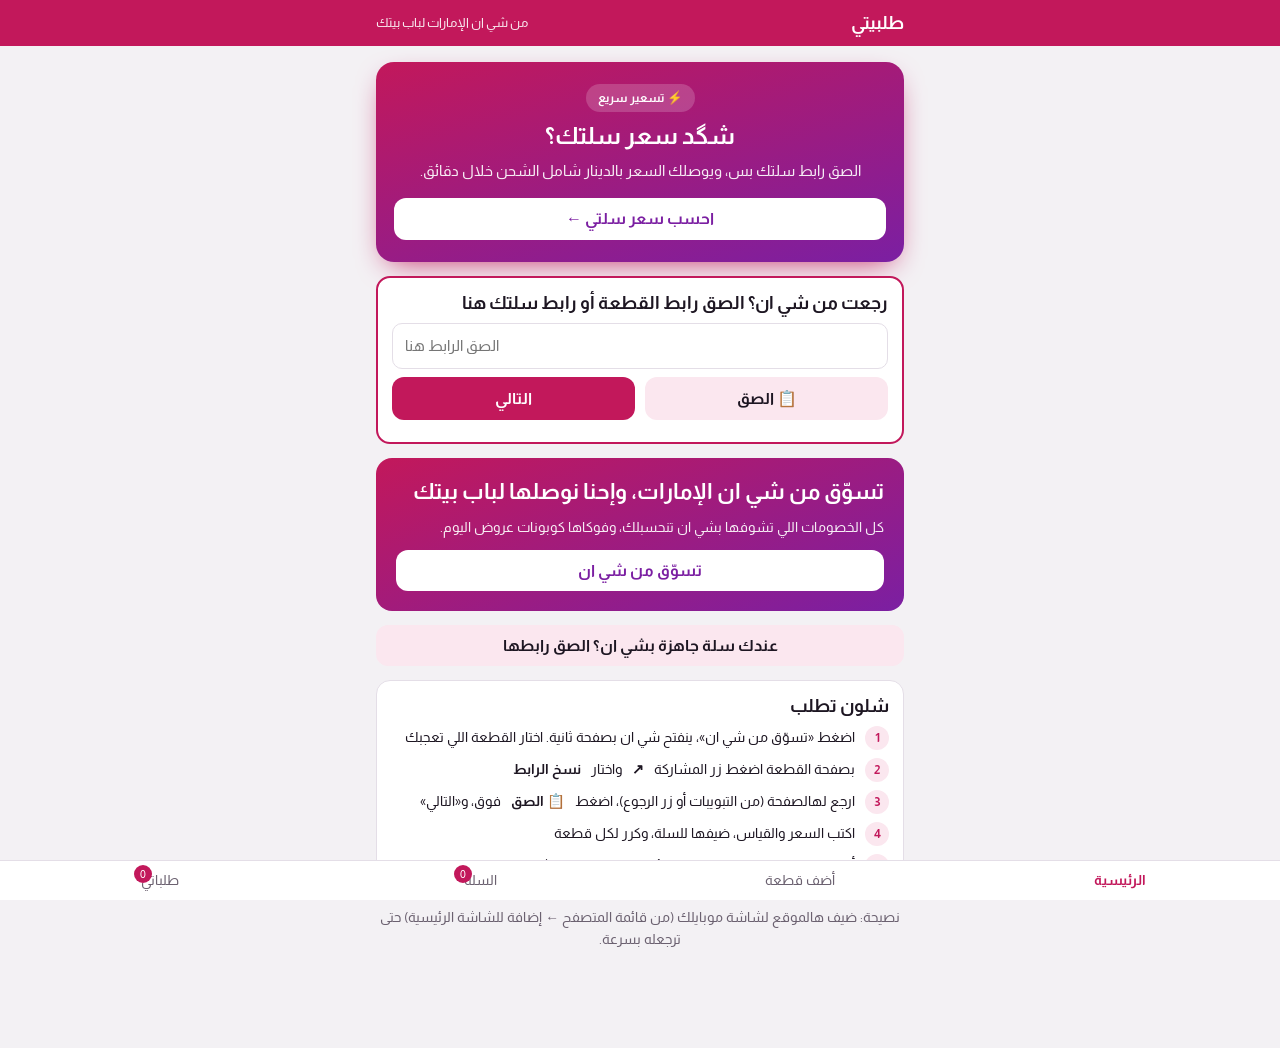
<file: index.html>
<!doctype html>
<html lang="ar" dir="rtl">
<head>
<meta charset="utf-8">
<meta name="viewport" content="width=device-width,initial-scale=1,viewport-fit=cover">
<title>طلبيتي</title>
<meta name="description" content="تسوّق من شي ان الإمارات، وإحنا نوصلها لباب بيتك بالعراق.">
<meta name="theme-color" content="#C2185B">
<link rel="manifest" href="manifest.json">
<link rel="preconnect" href="https://fonts.googleapis.com">
<link rel="stylesheet" href="https://fonts.googleapis.com/css2?family=Almarai:wght@400;700;800&display=swap">
<link rel="stylesheet" href="style.css?v=9">
</head>
<body>
<header class="bar"><div class="container"><b id="shopName">طلبيتي</b><span style="font-size:.82rem;opacity:.9">من شي ان الإمارات لباب بيتك</span></div></header>
<main class="container" id="view" aria-live="polite"></main>
<nav class="tabs" aria-label="أقسام الموقع">
  <button type="button" data-tab="home">الرئيسية</button>
  <button type="button" data-tab="add">أضف قطعة</button>
  <button type="button" data-tab="cart">السلة<span class="badge" id="cartBadge" hidden></span></button>
  <button type="button" data-tab="orders">طلباتي<span class="badge" id="ordBadge" hidden></span></button>
</nav>
<script>
// الأرقام العربية (٠١٢٣) تنكتب عادي بكل خانات الأرقام وتتحول لأرقام إنكليزية
document.addEventListener("input",e=>{const t=e.target;if(!t||!t.hasAttribute||!t.hasAttribute("data-num"))return;
  const v=t.value.replace(/[٠-٩]/g,d=>"٠١٢٣٤٥٦٧٨٩".indexOf(d)).replace(/[۰-۹]/g,d=>"۰۱۲۳۴۵۶۷۸۹".indexOf(d)).replace(/[٫,]/g,".").replace(/[^0-9.\-]/g,"");
  if(v!==t.value){const p=t.selectionStart;t.value=v;try{t.setSelectionRange(p,p)}catch{}}},true);
</script>
<script src="config.js"></script>
<script src="supabase.js"></script>
<script>
const cfg=window.TALABITI||{};
const db=(cfg.SUPABASE_URL&&window.supabase)?supabase.createClient(cfg.SUPABASE_URL,cfg.SUPABASE_ANON_KEY):null;
const $=id=>document.getElementById(id);
const esc=s=>String(s??"").replace(/[&<>"']/g,c=>({"&":"&amp;","<":"&lt;",">":"&gt;",'"':"&quot;","'":"&#39;"}[c]));
const iqd=n=>Math.round(+n||0).toLocaleString("en-US")+" د.ع";
const aed=n=>iqd(Math.round((+n||0)*(+settings.rate_aed||0)/250)*250);
const STAGES=["انطلب من شي ان","بالطريق للعراق","وصل المخزن","بالتوصيل","تسلّم"];
const store={get(k,d){try{return JSON.parse(localStorage.getItem(k))??d}catch{return d}},set(k,v){try{localStorage.setItem(k,JSON.stringify(v))}catch{}}};
let settings={rate_aed:410,shop_name:"طلبيتي",shein_url:"https://ar.shein.com/",whatsapp:""},coupons=[],orders=[];
let cart=store.get("cart",[]),me=store.get("me",{name:"",phone:"",city:"",address:""}),codes=store.get("codes",[]);
let tab="home",flash="",draft={},shipMode=store.get("ship","air");
let calcStage="form",calcData={},calcErr="";
// طلب تسعير سريع: الزبون يلصق الرابط، حامد يسعّر، والسعر يطلع هنا لحاله
let preq=store.get("preq",null),pollT=null;
if(preq&&preq.code)calcStage=preq.priced?"priced":"waiting";

// رابط مشارك من تطبيق شي ان (أندرويد) أو ?link=
const qp=new URLSearchParams(location.search);
const shared=[qp.get("url"),qp.get("text"),qp.get("link")].filter(Boolean).join(" ");
const LINK_RE=/https?:\/\/[^\s]*shein\.(com|top)[^\s]*/i;
const m=shared.match(LINK_RE);
const IN_APP=/TalabitiApp/.test(navigator.userAgent);
if(m){
  const num=v=>{const x=parseFloat(String(v||"").replace(/[^0-9.]/g,""));return x>0?x:""};
  let sale=num(qp.get("sale")),orig=num(qp.get("orig"));
  if(!orig)orig=sale; if(sale&&orig&&sale>orig)[sale,orig]=[orig,sale];
  draft={link:m[0],name:(qp.get("name")||"").replace(/\s*\|\s*SHEIN.*$/i,"").slice(0,120),img:/^https:\/\//.test(qp.get("img")||"")?qp.get("img"):"",orig,sale:sale===orig?"":sale,size:(qp.get("size")||"").slice(0,30)};
  tab="add";history.replaceState(null,"",location.pathname)}

function bestCoupon(sale){return coupons.filter(c=>sale>=+c.min_aed).sort((a,b)=>b.pct-a.pct)[0]||null}
function saveCart(){store.set("cart",cart)}
const KG_PC=0.35;
const waNum=v=>{let d=String(v||"").replace(/\D/g,"");if(d.startsWith("00"))d=d.slice(2);if(d.startsWith("0"))d="964"+d.slice(1);return d.length>=10?d:""};
// نفس حساب السيرفر: كوبون + شحن جوي بوزن تقريبي للقطع + خدمة + توصيل
function estimate(sale,pcs,mode){const S=settings,c=bestCoupon(sale),net=sale-(c?sale*c.pct/100:0),R=+S.rate_aed||0;
  const goods=Math.round(net*R),ship=null,comm=Math.round(net*R*(+S.commission_pct||0)/100),del=+S.delivery||0;
  return{c,goods,ship,comm,del,total:goods+(ship||0)+comm+del,saved:Math.round((sale-net)*R)}}
function estBox(e){return`<div class="quote">
  <div class="q"><span>البضاعة${e.c?` (بعد كوبون ${esc(e.c.code)} ${+e.c.pct}%)`:""}</span><span class="num">${iqd(e.goods)}</span></div>
  <div class="q"><span>الشحن للعراق</span><span class="num">${e.ship==null?"ينحسب لمن يوصل العراق":iqd(e.ship)}</span></div>
  <div class="q"><span>خدمة الطلب</span><span class="num">${iqd(e.comm)}</span></div>
  <div class="q"><span>التوصيل</span><span class="num">${iqd(e.del)}</span></div>
  <div class="q t"><span>${e.ship==null?"المجموع بدون الشحن":"السعر النهائي"}</span><span class="num">${iqd(e.total)}</span></div></div>
  ${e.saved>0?`<div class="saved">وفّرت ${iqd(e.saved)} بالكوبون</div>`:""}`}
function readBox(R){return`<p class="sub">✓ قرينا سلتك: <b>${R.pieces}</b> قطعة. إذا الرقم غلط ارفع صورة أوضح.</p>${estBox(estimate(R.total_aed,R.pieces,shipMode))}`}
// نصغّر الصورة قبل لا نرفعها حتى تروح بسرعة
function shrink(file){return new Promise((res,rej)=>{const img=new Image(),u=URL.createObjectURL(file);
  img.onload=()=>{const M=1568,k=Math.min(1,M/Math.max(img.width,img.height)),cv=document.createElement("canvas");cv.width=Math.round(img.width*k);cv.height=Math.round(img.height*k);
    cv.getContext("2d").drawImage(img,0,0,cv.width,cv.height);URL.revokeObjectURL(u);res(cv.toDataURL("image/jpeg",0.85))};
  img.onerror=()=>{URL.revokeObjectURL(u);rej(new Error("img"))};img.src=u})}
async function runQuote(){
  calcData.link=(($("qLink")&&$("qLink").value)||calcData.link||"").trim();
  const lm=calcData.link.match(LINK_RE);
  if(!lm){calcErr="الصق رابط سلتك من شي ان.";render();return}
  calcData.link=lm[0];
  if(!calcData.imgData){calcErr="صوّر سلتك وبيها المجموع، وارفع الصورة.";render();return}
  if(!db){calcErr="الموقع بعده مو مربوط، جرّب بعدين.";render();return}
  calcErr="";calcStage="loading";render();scrollTo(0,0);
  let i=0;const adv=()=>{const a=$("qs"+i);if(a){a.classList.remove("on");a.classList.add("done")}i++;const b=$("qs"+i);if(b)b.classList.add("on")};
  const t1=setTimeout(adv,1500),t2=setTimeout(adv,3200);
  let res=null;
  try{const [{data,error}]=await Promise.all([db.functions.invoke("cart-price",{body:{image:calcData.imgData}}),new Promise(z=>setTimeout(z,1800))]);res=error?null:data}catch{}
  clearTimeout(t1);clearTimeout(t2);
  if(res&&res.ok&&res.read_id){calcData.read=res;calcStage="result"}
  else{calcStage="form";calcErr=res&&res.nokey?"التسعير الفوري مو مفعّل بعد. أضف سلتك من «أضف قطعة» وصاحب الصفحة يسعّرها.":(res&&res.reason)||"ما كدرنا نقرا صورة سلتك. جرّب سكرين شوت أوضح وبيه المجموع."}
  if(tab==="calc")render();
}
async function requestPrice(){
  calcData.link=(($("qLink")&&$("qLink").value)||calcData.link||"").trim();
  const lm=calcData.link.match(LINK_RE);
  if(!lm){calcErr="الصق رابط سلتك من شي ان.";render();return}
  if(!db){calcErr="الموقع بعده مو مربوط، جرّب بعدين.";render();return}
  const ph=(($("qPhone")&&$("qPhone").value)||"").trim();
  if(ph&&!/^(0?7\d{9}|9647\d{9})$/.test(ph.replace(/\D/g,""))){calcErr="اكتب رقم موبايل عراقي صحيح، أو خليه فارغ.";render();return}
  if(ph){me.phone=ph;store.set("me",me)}
  $("qGo").disabled=true;$("qGo").textContent="دا يرسل…";
  const {data,error}=await db.rpc("request_price",{p_link:lm[0],p_phone:ph});
  if(error){calcErr=error.message||"صار خطأ، جرّب مرة ثانية.";render();return}
  const row=Array.isArray(data)?data[0]:data;
  preq={code:row.code,link:lm[0],at:Date.now()};store.set("preq",preq);
  calcErr="";calcData={};calcStage="waiting";render();scrollTo(0,0);startPoll();
}
async function checkPrice(){
  if(!db||!preq||!preq.code||preq.priced)return;
  const {data}=await db.rpc("check_price",{p_code:preq.code});
  const r=Array.isArray(data)?data[0]:data;
  if(!r){preq=null;store.set("preq",null);calcStage="form";stopPoll();if(tab==="calc")render();return}
  if(r.status==="priced"&&!r.used){preq.priced={total_aed:+r.total_aed,pieces:+r.pieces};store.set("preq",preq);calcStage="priced";stopPoll();
    try{navigator.vibrate&&navigator.vibrate([120,60,120])}catch{}
    document.title="✓ وصل سعر سلتك";if(tab!=="calc")tab="calc";render();scrollTo(0,0)}
  else if(r.status==="rejected"){calcErr=r.admin_note||"ما كدرنا نسعّر هالسلة. تأكد من الرابط أو راسلنا واتساب.";preq=null;store.set("preq",null);calcStage="form";stopPoll();if(tab==="calc")render()}
  else if(r.used){preq=null;store.set("preq",null);calcStage="form";stopPoll()}
}
function startPoll(){stopPoll();pollT=setInterval(checkPrice,5000)}
function stopPoll(){if(pollT){clearInterval(pollT);pollT=null}}
document.addEventListener("visibilitychange",()=>{if(!document.hidden&&preq&&!preq.priced)checkPrice()});
function tabs(){
  document.querySelectorAll("nav.tabs button").forEach(b=>b.setAttribute("aria-current",b.dataset.tab===tab));
  const cq=cart.reduce((a,c)=>a+c.qty,0);$("cartBadge").hidden=!cq;$("cartBadge").textContent=cq;
  const need=orders.filter(o=>o.status==="quoted").length;$("ordBadge").hidden=!need;$("ordBadge").textContent=need;
}
function go(t){tab=t;render();scrollTo(0,0)}

function render(){
  tabs();const el=$("view");
  const notice=!db?`<p class="err">الموقع بعده مو مربوط بقاعدة البيانات.</p>`:"";
  if(tab==="home"){
    el.innerHTML=`${notice}
      <div class="pcal"><div class="top"><span class="chip">⚡ تسعير سريع</span><h2>شگد سعر سلتك؟</h2><p>الصق رابط سلتك بس، ويوصلك السعر بالدينار شامل الشحن خلال دقائق.</p>
        <button class="btn" type="button" id="goCalc" style="background:#fff;color:#7B1FA2;margin-top:6px">احسب سعر سلتي ←</button></div></div>
      ${IN_APP?"":`<div class="card" style="border:2px solid var(--accent)"><h3>رجعت من شي ان؟ الصق رابط القطعة أو رابط سلتك هنا</h3>
        <div class="field"><input id="hLink" class="ltr" inputmode="url" placeholder="الصق الرابط هنا" aria-label="رابط القطعة"></div>
        <div class="two"><button class="btn ghost" type="button" id="hPaste">📋 الصق</button><button class="btn" type="button" id="hNext">التالي</button></div>
        <p class="err" id="hErr"></p></div>`}
      <div class="hero"><h2>تسوّق من شي ان الإمارات، وإحنا نوصلها لباب بيتك</h2>
        <p>كل الخصومات اللي تشوفها بشي ان تنحسبلك، وفوكاها كوبونات عروض اليوم.</p>
        <a class="btn" href="${esc(settings.shein_url)}" target="_blank" rel="noopener">تسوّق من شي ان</a></div>
      <button class="btn ghost" type="button" id="goCart">عندك سلة جاهزة بشي ان؟ الصق رابطها</button>
      <div class="card"><h3>شلون تطلب</h3>${IN_APP?`<ol class="howto">
        <li>اضغط «تسوّق من شي ان» وتصفح عادي</li>
        <li>بصفحة القطعة اختار القياس واضغط <b>＋ أضف لطلبي</b></li>
        <li>تأكد من التفاصيل وضيفها للسلة، وكرر لكل قطعة</li>
        <li>أرسل سلتك، ويوصلك السعر النهائي بالدينار. ما تدفع شي قبل ما توافق</li></ol>`:`<ol class="howto">
        <li>اضغط «تسوّق من شي ان»، ينفتح شي ان بصفحة ثانية. اختار القطعة اللي تعجبك</li>
        <li>بصفحة القطعة اضغط زر المشاركة <b>↗</b> واختار <b>نسخ الرابط</b></li>
        <li>ارجع لهالصفحة (من التبويبات أو زر الرجوع)، اضغط <b>📋 الصق</b> فوق، و«التالي»</li>
        <li>اكتب السعر والقياس، ضيفها للسلة، وكرر لكل قطعة</li>
        <li>أرسل سلتك، ويوصلك السعر النهائي بالدينار. ما تدفع شي قبل ما توافق</li></ol>`}</div>
      ${coupons.length?`<h3>عروض اليوم</h3>${coupons.map(c=>`<div class="coupon"><div><b>خصم ${+c.pct}%</b><p class="sub">${+c.min_aed?`على طلبك فوق ${aed(c.min_aed)}`:"على أي طلب"}</p></div><span class="pill new ltr">${esc(c.code)}</span></div>`).join("")}<p class="sub">ما تحتاج تكتب الكود، ينحسب وحده على طلبك.</p>`:""}
      ${IN_APP?"":`<p class="sub" style="text-align:center">نصيحة: ضيف هالموقع لشاشة موبايلك (من قائمة المتصفح ← إضافة للشاشة الرئيسية) حتى ترجعله بسرعة.</p>`}
      ${settings.whatsapp?`<p class="sub" style="text-align:center">عندك سؤال؟ واتساب: <a class="ltr" href="https://wa.me/${esc(settings.whatsapp)}" target="_blank" rel="noopener">${esc(settings.whatsapp)}</a></p>`:""}`;
    $("goCart").onclick=()=>go("calc");
    $("goCalc").onclick=()=>{calcErr="";go("calc")};
    if($("hPaste"))$("hPaste").onclick=async()=>{try{const t=await navigator.clipboard.readText();$("hLink").value=t;$("hErr").textContent=""}catch{$("hErr").textContent="المتصفح ما سمح. اضغط مطولاً بالخانة واختار لصق."}};
    if($("hNext"))$("hNext").onclick=()=>{const lm=$("hLink").value.match(LINK_RE);if(!lm){$("hErr").textContent="هذا مو رابط من شي ان. انسخه من زر المشاركة بصفحة القطعة.";return}draft={link:lm[0],cart:/cart|bag|share|سلة|السلة/i.test($("hLink").value)};go("add")};
    return;
  }
  if(tab==="calc"){
    if(calcStage==="loading"){
      el.innerHTML=`<div class="loader"><div class="orb">🚚</div><h3>دنحضّر التسعيرة</h3><p class="sub">تاخذ من ٥ لـ ١٥ ثانية عادةً.</p><div class="bar"><i></i></div>
        <div class="steps"><div class="s on" id="qs0"><span class="n">1</span>دنقرأ سلتك…</div><div class="s" id="qs1"><span class="n">2</span>دنحسب الشحن للعراق…</div><div class="s" id="qs2"><span class="n">3</span>دنحوّل الأسعار للدينار…</div></div></div>`;
      return;
    }
    if(calcStage==="waiting"&&preq){
      el.innerHTML=`<div class="loader"><div class="orb">⏳</div><h3>سعرك يوصلك خلال دقائق</h3>
        <p class="sub">وصلنا رابط سلتك، ونفتحها ونسعّرها هسه. خلي هالصفحة مفتوحة، والسعر يطلع هنا لحاله.</p><div class="bar"><i></i></div>
        <p class="sub ltr" style="word-break:break-all;opacity:.7">${esc(preq.link)}</p>
        ${settings.whatsapp?`<p class="sub">مستعجل؟ <a href="https://wa.me/${esc(waNum(settings.whatsapp))}?text=${encodeURIComponent("مرحبا، طلبت سعر سلة من الموقع، كود "+preq.code)}" target="_blank" rel="noopener">راسلنا واتساب</a></p>`:""}
        <button class="btn ghost" type="button" id="qCancel">إلغاء وسلة ثانية</button></div>`;
      $("qCancel").onclick=()=>{preq=null;store.set("preq",null);stopPoll();calcStage="form";render()};
      if(!pollT)startPoll();
      return;
    }
    if(calcStage==="priced"&&preq&&preq.priced){
      const P=preq.priced,e=estimate(P.total_aed,P.pieces,"air"),dep=Math.round(e.total*(+settings.deposit_pct||0)/100/1000)*1000;
      el.innerHTML=`<div class="pcal">
        <div class="rowbox">
          <div class="q"><span>البضاعة${e.c?` <small class="sub">(بعد كوبون ${esc(e.c.code)} ${+e.c.pct}%)</small>`:""}</span><span class="num">${iqd(e.goods)}</span></div>
          <div class="q"><span>الشحن للعراق ✈️</span><span class="sub">ينحسب لمن يوصل العراق</span></div>
          <div class="q"><span>خدمة الطلب</span><span class="num">${iqd(e.comm)}</span></div>
          <div class="q"><span>التوصيل</span><span class="num">${iqd(e.del)}</span></div></div>
        <div class="bigp"><span class="lbl">🛍️ سلتك · ${P.pieces} قطعة</span><span class="amt num">${iqd(e.total)}</span><span class="inc">شامل البضاعة والتوصيل · الشحن ينضاف لمن توصل طلبيتك للعراق</span></div>
        ${e.saved>0?`<div class="saved">وفّرت ${iqd(e.saved)} بالكوبون</div>`:""}
        ${dep>0?`<div class="dep"><span>🏷️ العربون المطلوب</span><span class="num">${iqd(dep)}</span></div>`:""}
        <button class="btn" type="button" id="qOrder">اطلبها هسه ←</button>
        <button class="btn ghost" type="button" id="qAgain">احسب سلة ثانية</button></div>`;
      $("qOrder").onclick=()=>{cart=cart.filter(i=>i.req!==preq.code);cart.push({link:preq.link,name:`سلة شي ان كاملة (${P.pieces} قطعة)`,size:"—",qty:1,orig:P.total_aed,sale:P.total_aed,img:"",basket:true,count:P.pieces,req:preq.code});
        saveCart();shipMode="air";store.set("ship","air");calcStage="form";go("cart")};
      $("qAgain").onclick=()=>{preq=null;store.set("preq",null);calcData={};calcStage="form";calcErr="";render()};
      return;
    }
    if(calcStage==="result"&&calcData.read){
      const R=calcData.read,e=estimate(R.total_aed,R.pieces,"air"),dep=Math.round(e.total*(+settings.deposit_pct||0)/100/1000)*1000;
      el.innerHTML=`<div class="pcal">
        <div class="rowbox">
          <div class="q"><span>البضاعة${e.c?` <small class="sub">(بعد كوبون ${esc(e.c.code)} ${+e.c.pct}%)</small>`:""}</span><span class="num">${iqd(e.goods)}</span></div>
          <div class="q"><span>الشحن للعراق ✈️</span><span class="sub">ينحسب لمن يوصل العراق</span></div>
          <div class="q"><span>خدمة الطلب</span><span class="num">${iqd(e.comm)}</span></div>
          <div class="q"><span>التوصيل</span><span class="num">${iqd(e.del)}</span></div></div>
        <div class="bigp"><span class="lbl">🛍️ سلتك · ${R.pieces} قطعة</span><span class="amt num">${iqd(e.total)}</span><span class="inc">شامل البضاعة والتوصيل · الشحن ينضاف لمن توصل طلبيتك للعراق</span></div>
        ${e.saved>0?`<div class="saved">وفّرت ${iqd(e.saved)} بالكوبون</div>`:""}
        ${dep>0?`<div class="dep"><span>🏷️ العربون المطلوب</span><span class="num">${iqd(dep)}</span></div>`:""}
        <p class="sub" style="text-align:center">قرينا من صورتك: ${R.pieces} قطعة. إذا الرقم غلط ارجع وارفع صورة أوضح.</p>
        <button class="btn" type="button" id="qOrder">اطلبها هسه ←</button>
        <button class="btn ghost" type="button" id="qAgain">احسب سلة ثانية</button></div>`;
      $("qOrder").onclick=()=>{cart.push({link:calcData.link,name:`سلة شي ان كاملة (${R.pieces} قطعة)`,size:"—",qty:1,orig:R.total_aed,sale:R.total_aed,img:"",basket:true,count:R.pieces,read_id:R.read_id});
        saveCart();shipMode="air";store.set("ship","air");calcData={};calcStage="form";go("cart")};
      $("qAgain").onclick=()=>{calcData={};calcStage="form";calcErr="";render()};
      return;
    }
    el.innerHTML=`<div class="pcal">
      <div class="top"><span class="chip">⚡ تسعير سريع</span><h2>شگد سعر سلتك؟</h2><p>الصق رابط سلتك بس، وسعرك بالدينار (شامل الشحن والتوصيل) يوصلك هنا خلال دقائق.</p></div>
      <div class="card">
        <div class="field"><label for="qLink">رابط سلتك من شي ان</label><input id="qLink" class="ltr" inputmode="url" placeholder="https://onelink.shein.com/..." value="${esc(calcData.link||"")}"></div>
        <button class="btn ghost" type="button" id="qPaste">📋 الصق الرابط</button>
        <div class="field"><label for="qPhone">رقم موبايلك (اختياري، حتى نراسلك إذا احتجنا)</label><input id="qPhone" class="ltr" inputmode="tel" placeholder="07xx xxx xxxx" value="${esc(me.phone||"")}"></div>
        <details ${calcData.imgData?"open":""}><summary class="sub" style="cursor:pointer">📷 عندك صورة سلتك وبيها المجموع؟ ارفعها وشوف السعر فوراً</summary>
          <label class="drop ${calcData.imgData?"has":""}" for="qImg"><span class="big">${calcData.imgData?"✓":"📷"}</span>
            <span>${calcData.imgData?"انضافت صورة سلتك — اضغط حتى تغيّرها":"ارفع سكرين شوت للسلة وبيها المجموع"}</span></label>
          <input id="qImg" type="file" accept="image/*" hidden></details>
        ${calcErr?`<p class="err">${esc(calcErr)}</p>`:""}
        <button class="btn" type="button" id="qGo">${calcData.imgData?"شوف السعر ←":"اطلب السعر ←"}</button>
        <p class="sub" style="text-align:center">🔒 ما نحتاج حسابك ولا الباسورد — بس رابط السلة.</p></div>
      <div class="card"><h3>شلون أنسخ رابط سلتي؟</h3><ol class="howto"><li>افتح تطبيق شي ان وروح للسلة</li><li>اضغط زر المشاركة ↗ واختار نسخ الرابط</li><li>الصقه فوك واضغط «اطلب السعر»</li></ol></div></div>`;
    $("qPaste").onclick=async()=>{try{const t=await navigator.clipboard.readText(),u=t.match(LINK_RE);$("qLink").value=u?u[0]:t}catch{calcErr="المتصفح ما سمح. اضغط مطولاً بالخانة واختار لصق.";calcData.link=$("qLink").value;render()}};
    $("qImg").onchange=async()=>{const f=$("qImg").files[0];if(!f)return;calcData.link=$("qLink").value;try{calcData.imgData=await shrink(f);calcErr=""}catch{calcErr="ما كدرنا نفتح الصورة، جرّب صورة ثانية."}render()};
    $("qLink").onchange=$("qLink").onpaste=()=>setTimeout(()=>{const u=$("qLink").value.match(LINK_RE);if(u)$("qLink").value=u[0]},0);
    $("qGo").onclick=()=>calcData.imgData?runQuote():requestPrice();
    return;
  }
  if(tab==="add"){
    const C=!!draft.cart;
    el.innerHTML=`<div class="two"><button type="button" class="btn ${C?"ghost":""}" id="mItem">قطعة وحدة</button><button type="button" class="btn ${C?"":"ghost"}" id="mCart">سلة كاملة</button></div>
      <h3>${C?"أرسل سلتك من شي ان":"أضف قطعة من شي ان"}</h3>${!C&&draft.img?`<img src="${esc(draft.img)}" alt="" style="width:100%;max-height:260px;object-fit:contain;border-radius:12px;background:var(--card)">`:""}
      ${C?`<p class="sub">١) بتطبيق شي ان افتح السلة ← زر المشاركة ↗ ← نسخ الرابط، والصقه هنا.<br>٢) صوّر سلتك (سكرين شوت) وبيها المجموع، وارفعها، ويطلعلك السعر النهائي بالدينار فوراً.</p>`:(draft.link?`<p class="sub">✓ وصلت القطعة. اكتب القياس واللون مثل ما اخترتها بشي ان.</p>`:"")}
      <div class="field"><label for="dLink">${C?"رابط السلة":"رابط القطعة"}</label><input id="dLink" class="ltr" inputmode="url" placeholder="الصق الرابط هنا" value="${esc(draft.link)}"></div>
      ${draft.link?"":`<button class="btn ghost" type="button" id="dPaste">📋 الصق الرابط</button>`}
      ${C?`<label class="btn ${draft.read?"ghost":""}" for="dImg" id="dImgL" style="cursor:pointer">📷 ${draft.read?"غيّر صورة السلة":"ارفع صورة سلتك"}</label><input id="dImg" type="file" accept="image/*" hidden>
         <div id="dEst">${draft.read?readBox(draft.read):draft.readMsg?`<p class="sub">${esc(draft.readMsg)}</p>`:""}</div>
         ${draft.read?"":`<div class="field"><label for="dCount">كم قطعة بالسلة؟</label><input id="dCount" type="text" inputmode="decimal" data-num min="1" max="200" inputmode="numeric" value="${esc(draft.count||"")}"></div>`}`
         :`<div class="field"><label for="dName">شنو القطعة؟</label><input id="dName" value="${esc(draft.name)}" placeholder="مثلاً: فستان أسود"></div>`}
      ${!C&&+draft.orig>0?`<p class="num">${+draft.sale>0&&+draft.sale<+draft.orig?`<s>${aed(draft.orig)}</s> <b>${aed(draft.sale)}</b>`:`<b>${aed(draft.orig)}</b>`} <span class="sub">تقريباً</span></p>`:""}
      ${C?"":`<div class="two">
        <div class="field"><label for="dSize">القياس واللون</label><input id="dSize" value="${esc(draft.size)}" placeholder="M، أسود"></div>
        <div class="field"><label for="dQty">العدد</label><input id="dQty" type="text" inputmode="decimal" data-num min="1" max="20" value="${esc(draft.qty||1)}"></div>
      </div>`}
      ${C?"":`<p class="sub">حامد يتأكد من القطعة ويطلعلك السعر النهائي بالدينار.</p>`}
      <p class="err" id="err"></p>
      <button class="btn" type="button" id="addCart">${C?"أضف السلة لطلبي":"أضف للسلة"}</button>
      <a class="btn ghost" href="${esc(settings.shein_url)}" target="_blank" rel="noopener">ارجع لشي ان</a>`;
    const keep=()=>{draft.link=$("dLink").value;if($("dName"))draft.name=$("dName").value;if($("dCount"))draft.count=$("dCount").value};
    if($("dImg"))$("dImg").onchange=async()=>{const f=$("dImg").files[0];if(!f)return;keep();
      $("dEst").innerHTML=`<p class="sub">⏳ دا نقرا سلتك…</p>`;$("dImgL").style.pointerEvents="none";$("addCart").disabled=true;
      let res=null;
      try{const image=await shrink(f);const {data,error}=await db.functions.invoke("cart-price",{body:{image}});res=error?null:data}catch{}
      draft.read=null;draft.readMsg="";
      if(res&&res.ok&&res.read_id){draft.read={read_id:res.read_id,total:res.total,currency:res.currency,pieces:res.pieces,total_aed:res.total_aed};draft.count=res.pieces}
      else if(res&&res.ok){draft.count=res.pieces;draft.readMsg=`قريت: ${res.pieces} قطعة. حامد يأكدلك السعر النهائي.`}
      else draft.readMsg=res&&res.nokey?"اكتب عدد القطع، وحامد يسعّر سلتك ويرجعلك.":(res&&res.reason)||"ما كدرنا نقرا الصورة هسه. اكتب عدد القطع، وحامد يسعّر سلتك.";
      render()};
    $("mItem").onclick=()=>{keep();draft.cart=false;render()};
    $("mCart").onclick=()=>{keep();draft.cart=true;render()};
    if($("dPaste"))$("dPaste").onclick=async()=>{try{const t=await navigator.clipboard.readText(),u=t.match(LINK_RE);$("dLink").value=u?u[0]:t}catch{$("err").textContent="المتصفح ما سمح. اضغط مطولاً بالخانة واختار لصق."}};
    $("addCart").onclick=()=>{
      if(C){
        const lm=$("dLink").value.match(LINK_RE),R=draft.read,n=R?R.pieces:Math.round(+$("dCount").value||0);
        if(!lm){$("err").textContent="الصق رابط سلتك من شي ان.";return}
        if(!(n>0)){$("err").textContent="ارفع صورة سلتك، أو اكتب كم قطعة بيها.";return}
        cart.push(R?{link:lm[0],name:`سلة شي ان كاملة (${n} قطعة)`,size:"—",qty:1,orig:R.total_aed,sale:R.total_aed,img:"",basket:true,count:n,read_id:R.read_id}
                   :{link:lm[0],name:`سلة شي ان كاملة (${n} قطعة)`,size:"—",qty:1,orig:0,sale:0,img:"",basket:true,count:n});saveCart();draft={};flash="انضافت سلتك ✓";go("cart");return;
      }
      const it={link:$("dLink").value.trim(),name:$("dName").value.trim(),orig:+draft.orig||0,sale:Math.min(+draft.sale||+draft.orig||0,+draft.orig||0),size:$("dSize").value.trim()||"—",img:draft.img||"",qty:Math.min(20,Math.max(1,+$("dQty").value||1))};
      const lm=it.link.match(LINK_RE);
      if(!lm){$("err").textContent="الصق رابط القطعة من شي ان.";return}
      it.link=lm[0];
      if(!it.name){$("err").textContent="اكتب شنو القطعة.";return}
      if(it.sale>it.orig)it.sale=it.orig;
      cart.push(it);saveCart();draft={};flash="انضافت للسلة ✓";go("cart");};
    return;
  }
  if(tab==="cart"){
    if(!cart.length){el.innerHTML=`<p class="empty">السلة فارغة. ارجع لشي ان واختار اللي يعجبك.</p><button class="btn ghost" type="button" id="goAdd">أضف قطعة</button>`;$("goAdd").onclick=()=>go("add");return}
    const sale=cart.reduce((a,i)=>a+i.sale*i.qty,0),orig=cart.reduce((a,i)=>a+i.orig*i.qty,0),c=bestCoupon(sale);
    const allP=cart.every(i=>i.basket&&(i.read_id||i.req)&&i.sale>0),pcs=cart.reduce((a,i)=>a+(i.basket?+i.count||1:i.qty),0);
    const nextC=coupons.filter(x=>+x.min_aed>sale).sort((a,b)=>a.min_aed-b.min_aed)[0];
    el.innerHTML=`${flash?`<div class="toast">${flash}</div>`:""}<h3>سلتك</h3>
      ${cart.map((i,k)=>`<div class="line"><div class="h">${i.img?`<img src="${esc(i.img)}" alt="" style="width:48px;height:48px;object-fit:cover;border-radius:8px;flex:none">`:""}<b style="flex:1">${esc(i.name)}</b><button type="button" data-k="${k}" aria-label="احذف">✕</button></div>
        ${i.basket?`<p class="sub">${i.count} قطعة</p>${(i.read_id||i.req)&&i.sale>0?`<p class="num"><b>${aed(i.sale)}</b></p>`:`<p class="sub">حامد يفتح سلتك ويسعّرها</p>`}</div>`:`<p class="sub">${esc(i.size)} · العدد ${i.qty}</p>${!(i.orig>0)?`<p class="sub">حامد يسعّرها</p></div>`:`
        <p class="num">${i.sale<i.orig?`<s>${aed(i.orig*i.qty)}</s> `:""}<b>${aed(i.sale*i.qty)}</b>${i.sale<i.orig?` <span class="save">-${Math.round((1-i.sale/i.orig)*100)}%</span>`:""}</p></div>`}`}`).join("")}
      ${allP?`<h3>سعرك</h3>${estBox(estimate(sale,pcs,shipMode))}`:sale>0?`<div class="quote"><div class="q"><span>المجموع التقريبي للبضاعة</span><span class="num">${aed(sale)}</span></div>
        ${c?`<div class="q d"><span>كوبون ${esc(c.code)} (${+c.pct}%)</span><span class="num">-${aed(sale*c.pct/100)}</span></div>`:""}
        ${orig>sale||c?`<div class="saved">موفّر لحد هسه ${aed(orig-sale+(c?sale*c.pct/100:0))}</div>`:""}</div>`:""}
      ${nextC&&sale>0&&!allP?`<p class="sub">ضيف ${aed(nextC.min_aed-sale)} وتاخذ خصم ${+nextC.pct}% بكوبون ${esc(nextC.code)}.</p>`:""}
      ${settings.ship_sea_per_cbm==null?"":`<div class="card"><h3>طريقة الشحن</h3><div class="two">
        <button type="button" class="opt" data-ship="air" aria-pressed="${shipMode==="air"}">✈️ جوي<small>أسرع</small></button>
        <button type="button" class="opt" data-ship="sea" aria-pressed="${shipMode==="sea"}">🚢 بحري<small>أرخص وياخذ وقت أكثر</small></button></div>
        <p class="sub">${allP?"الشحن ينحسب لمن توصل الشحنة للعراق.":"سعر الشحن ينضاف لمن توصل الشحنة للعراق."}</p></div>`}
      <div class="card"><h3>معلومات التوصيل</h3>
        <div class="field"><label for="cName">الاسم</label><input id="cName" autocomplete="name" value="${esc(me.name)}"></div>
        <div class="field"><label for="cPhone">رقم الموبايل</label><input id="cPhone" class="ltr" inputmode="tel" autocomplete="tel" placeholder="07xx xxx xxxx" value="${esc(me.phone)}"></div>
        <div class="two"><div class="field"><label for="cCity">المحافظة</label><input id="cCity" value="${esc(me.city)}"></div>
        <div class="field"><label for="cAddr">المنطقة / أقرب نقطة دالة</label><input id="cAddr" value="${esc(me.address)}"></div></div>
        <div class="field"><label for="cNote">ملاحظة (اختياري)</label><input id="cNote"></div></div>
      <p class="err" id="err"></p>
      <button class="btn" type="button" id="send">${allP&&shipMode!=="sea"?"أكّد طلبي بهذا السعر":"أرسل طلبي"}</button>
      <p class="sub">${allP?"الشحن يوزنونه لمن توصل طلبيتك للعراق وينضاف لحسابك، ونبلغك بيه قبل التوصيل.":"السعر بالدينار يوصلك بعد المراجعة، والشحن ينضاف لمن يوصل العراق."}</p>`;
    flash="";
    el.querySelectorAll("[data-k]").forEach(b=>b.onclick=()=>{cart.splice(+b.dataset.k,1);saveCart();render()});
    el.querySelectorAll("[data-ship]").forEach(b=>b.onclick=()=>{shipMode=b.dataset.ship;store.set("ship",shipMode);el.querySelectorAll("[data-ship]").forEach(x=>x.setAttribute("aria-pressed",x===b));if(allP)render()});
    $("send").onclick=async()=>{
      me={name:$("cName").value.trim(),phone:$("cPhone").value.trim(),city:$("cCity").value.trim(),address:$("cAddr").value.trim()};
      if(me.name.length<2||!me.city){$("err").textContent="اكتب اسمك ومحافظتك.";return}
      if(!/^(0?7\d{9}|9647\d{9})$/.test(me.phone.replace(/\D/g,""))){$("err").textContent="اكتب رقم موبايل عراقي صحيح، مثل 07701234567.";return}
      if(!db){$("err").textContent="الموقع بعده مو مربوط، جرّب بعدين.";return}
      store.set("me",me);$("send").disabled=true;$("send").textContent="دا يرسل…";
      const args={p_name:me.name,p_phone:me.phone,p_city:me.city,p_address:me.address,p_note:$("cNote").value,p_items:cart};
      let {data,error}=settings.ship_sea_per_cbm==null?await db.rpc("place_order",args):await db.rpc("place_order",{...args,p_ship_mode:shipMode});
      // قاعدة بيانات قديمة بدون اختيار الشحن: نرسل بدونه ونكتبه بالملاحظة
      if(error&&/function|schema cache/i.test(error.message||""))({data,error}=await db.rpc("place_order",{...args,p_note:(args.p_note+" · شحن "+(shipMode==="sea"?"بحري":"جوي")).trim()}));
      if(error){$("err").textContent=error.message||"صار خطأ، جرّب مرة ثانية.";$("send").disabled=false;$("send").textContent="أرسل طلبي";return}
      const row=Array.isArray(data)?data[0]:data;codes.push(row.code);store.set("codes",codes);
      if(preq&&cart.some(i=>i.req===preq.code)){preq=null;store.set("preq",null);calcStage="form"}
      cart=[];saveCart();await loadOrders();const placed=orders.find(o=>o.code===row.code);
      flash=placed&&placed.status==="accepted"?`تم تأكيد طلبك ✓ رقم الطلب ${row.id}. راح نتواصل وياك.`:`انرسل طلبك. رقم الطلب ${row.id}، ونرجعلك بالسعر قريباً.`;go("orders");
      // بعد ما ينحفظ بالنظام نفتح الواتساب برسالة جاهزة
      const wa=waNum(settings.whatsapp);if(wa){const txt=[`مرحبا، سويت طلب من ${settings.shop_name||"الموقع"}`,`رقم الطلب: ${row.id} (كود ${row.code})`,
        placed&&placed.status==="accepted"?`السعر النهائي: ${iqd(placed.total_iqd)}`:"بانتظار التسعير",`الاسم: ${me.name} · ${me.city}`].join("\n");
        const u=`https://wa.me/${wa}?text=${encodeURIComponent(txt)}`;const w=window.open(u,"_blank");if(!w)location.href=u}};
    return;
  }
  // orders
  el.innerHTML=`${flash?`<div class="toast">${flash}</div>`:""}${orders.length?orders.map(o=>{
    const items=o.items.map(i=>`${esc(i.name)} (${esc(i.size)}) × ${i.qty}`).join("<br>");
    if(o.status==="pending")return`<div class="card order"><div class="h"><b>طلب #${o.id}</b><span class="pill wait">بانتظار التسعير</span></div><p class="sub">${items}</p></div>`;
    if(o.status==="rejected"||o.status==="cancelled")return`<div class="card order"><div class="h"><b>طلب #${o.id}</b><span class="pill off">${o.status==="rejected"?"مرفوض":"ملغي"}</span></div><p class="sub">${items}</p>${o.admin_note?`<p class="sub">${esc(o.admin_note)}</p>`:""}</div>`;
    const itemDisc=(o.orig_aed-o.sale_aed)*(o.goods_iqd/((o.sale_aed*(1-(o.coupon_pct||0)/100))||1));
    const box=`<div class="quote">
      <div class="q"><span>السعر الأصلي</span><span class="num"><s>${iqd(+o.goods_iqd+ +o.saved_iqd)}</s></span></div>
      ${+o.saved_iqd>0?`<div class="q d"><span>خصومات${o.coupon_code?` وكوبون ${esc(o.coupon_code)}`:""}</span><span class="num">-${iqd(o.saved_iqd)}</span></div>`:""}
      <div class="q"><span>الشحن للعراق ${o.ship_mode==="sea"?"(بحري 🚢)":"(جوي ✈️)"}</span>${+o.ship_iqd>0?`<span class="num">${iqd(o.ship_iqd)}</span>`:`<span class="sub">ينحسب لمن يوصل العراق</span>`}</div>
      <div class="q"><span>خدمة الطلب</span><span class="num">${iqd(o.comm_iqd)}</span></div>
      <div class="q"><span>التوصيل</span><span class="num">${iqd(o.delivery_iqd)}</span></div>
      <div class="q t"><span>${+o.ship_iqd>0?"المجموع":"المجموع (بدون الشحن)"}</span><span class="num">${iqd(o.total_iqd)}</span></div></div>
      ${+o.saved_iqd>0?`<div class="saved">وفّرت ${iqd(o.saved_iqd)} بالخصومات</div>`:""}${o.admin_note?`<p class="sub">${esc(o.admin_note)}</p>`:""}`;
    if(o.status==="quoted")return`<div class="card order"><div class="h"><b>طلب #${o.id}</b><span class="pill new">وصل السعر</span></div><p class="sub">${items}</p>${box}
      <button class="btn" type="button" data-acc="${esc(o.code)}">موافق، أريد أطلبه</button><p class="sub">بعد الموافقة نتواصل وياك لدفع العربون ${iqd(o.deposit_iqd)}.</p></div>`;
    return`<div class="card order"><div class="h"><b>طلب #${o.id}</b><span class="num">${iqd(o.total_iqd)}</span></div><p class="sub">${items}</p>
      ${+o.paid_iqd>0?`<p class="sub">✓ دفعت لحد هسه: <b class="num">${iqd(o.paid_iqd)}</b></p>`:`<p class="sub">العربون: ${o.deposit_paid?"مدفوع ✓":`بانتظار الدفع (${iqd(o.deposit_iqd)})`}</p>`}
      ${o.stage<4?`<p class="sub">💵 المتبقي تدفعه نقداً من تستلم: <b class="num">${iqd(Math.max(0,o.total_iqd-(+o.paid_iqd>0?o.paid_iqd:(o.deposit_paid?o.deposit_iqd:0))))}</b>${+o.ship_iqd>0?` <span>(ويّا الشحن ${iqd(o.ship_iqd)})</span>`:" + الشحن لمن يوصل العراق"}</p>`:`<p class="sub">✓ تسلّمت طلبك. شكراً لثقتك!</p>`}
      ${o.eta&&o.stage<4?`<p class="sub">📦 يوصلك تقريباً: <b>${new Date(o.eta+"T12:00").toLocaleDateString("ar-IQ",{weekday:"long",day:"numeric",month:"long"})}</b></p>`:""}
      <ul class="track">${STAGES.map((s,i)=>`<li class="${i<=o.stage&&(o.stage>0||o.deposit_paid||+o.paid_iqd>0)?"done":""}">${s}</li>`).join("")}</ul></div>`;
  }).join(""):`<p class="empty">${codes.length?"دا نحمّل طلباتك…":"ماكو طلبات بعد."}</p>`}
  ${codes.length?`<button class="btn ghost" type="button" id="refresh">حدّث</button>`:""}`;
  flash="";
  el.querySelectorAll("[data-acc]").forEach(b=>b.onclick=async()=>{b.disabled=true;
    const {error}=await db.rpc("accept_order",{p_phone:me.phone,p_code:b.dataset.acc});
    if(error){b.disabled=false;alertBox(error.message);return}
    flash="تم. راح نتواصل وياك لدفع العربون.";await loadOrders();render();});
  if($("refresh"))$("refresh").onclick=async()=>{await loadOrders();render()};
}
function alertBox(t){const p=document.createElement("p");p.className="err";p.textContent=t;$("view").prepend(p)}

async function loadOrders(){
  if(!db||!codes.length||!me.phone)return;
  const {data}=await db.rpc("track_orders",{p_phone:me.phone,p_codes:codes});
  if(data)orders=data;
}
async function boot(){
  render();
  if(!db)return;
  const [s,c]=await Promise.all([db.from("settings").select("*").eq("id",1).single(),db.from("coupons").select("*").eq("active",true)]);
  if(s.data){settings=s.data;$("shopName").textContent=settings.shop_name;document.title=settings.shop_name}
  if(c.data)coupons=c.data;
  await loadOrders();render();
  if(preq&&!preq.priced){checkPrice();startPoll()}
}
if(preq&&preq.code&&tab==="home")tab="calc";
document.querySelector("nav.tabs").onclick=async e=>{const b=e.target.closest("button");if(!b)return;if(b.dataset.tab==="orders")await loadOrders();go(b.dataset.tab)};
boot();
</script>
</body>
</html>
</file>
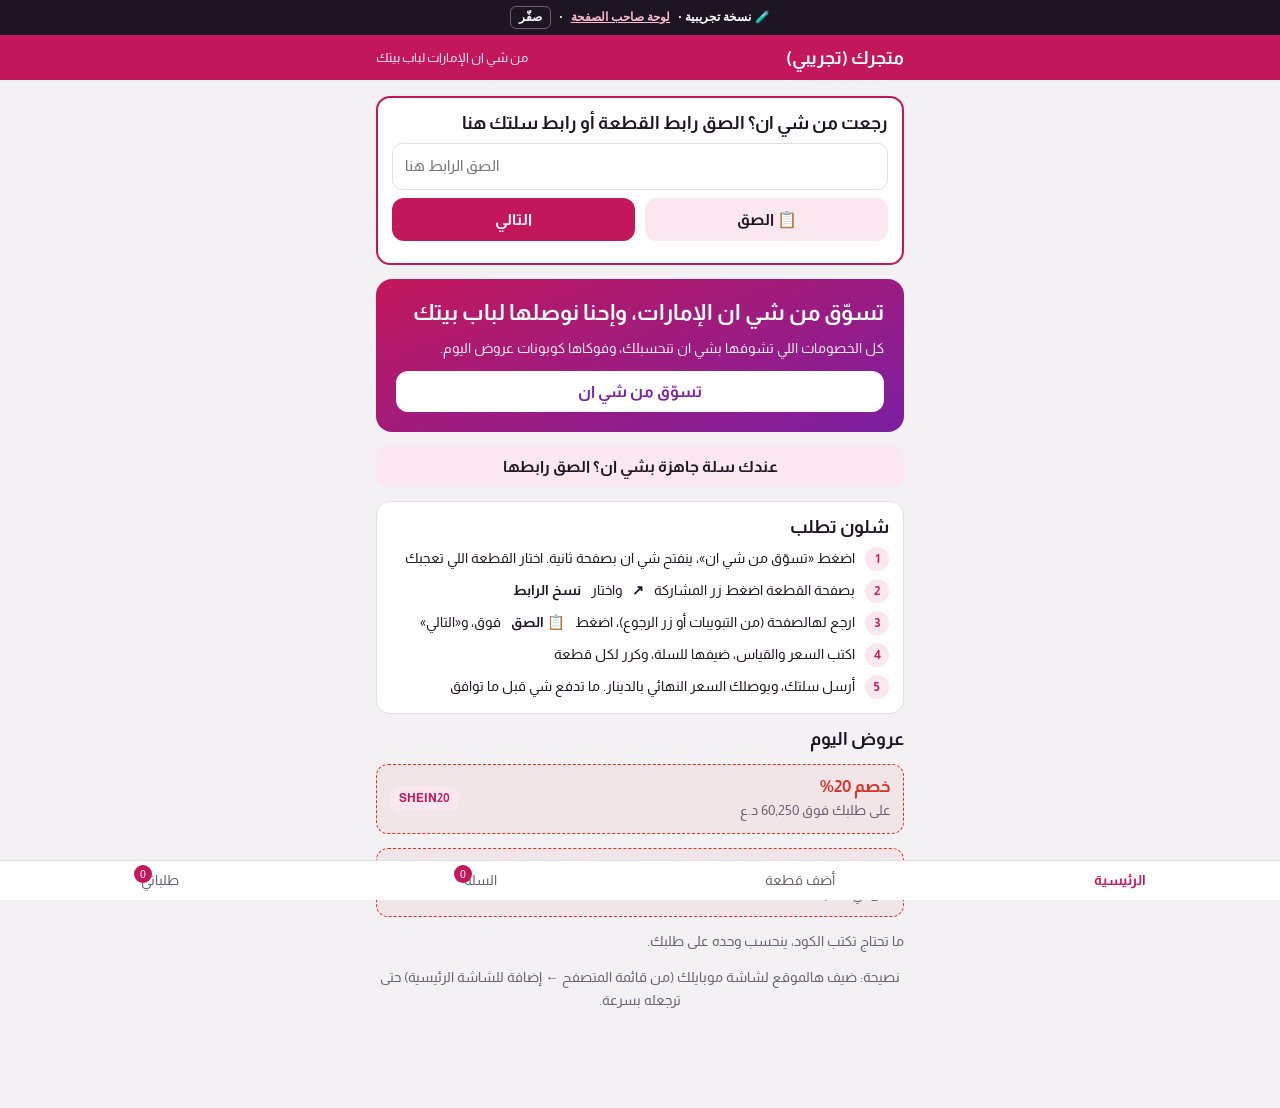
<file: demo/index.html>
<!doctype html>
<html lang="ar" dir="rtl">
<head>
<meta charset="utf-8">
<meta name="viewport" content="width=device-width,initial-scale=1,viewport-fit=cover">
<title>طلبيتي</title>
<meta name="description" content="تسوّق من شي ان الإمارات، وإحنا نوصلها لباب بيتك بالعراق.">
<meta name="theme-color" content="#C2185B">
<link rel="manifest" href="manifest.json">
<link rel="preconnect" href="https://fonts.googleapis.com">
<link rel="stylesheet" href="https://fonts.googleapis.com/css2?family=Almarai:wght@400;700;800&display=swap">
<link rel="stylesheet" href="style.css?v=8">
</head>
<body>
<header class="bar"><div class="container"><b id="shopName">طلبيتي</b><span style="font-size:.82rem;opacity:.9">من شي ان الإمارات لباب بيتك</span></div></header>
<main class="container" id="view" aria-live="polite"></main>
<nav class="tabs" aria-label="أقسام الموقع">
  <button type="button" data-tab="home">الرئيسية</button>
  <button type="button" data-tab="add">أضف قطعة</button>
  <button type="button" data-tab="cart">السلة<span class="badge" id="cartBadge" hidden></span></button>
  <button type="button" data-tab="orders">طلباتي<span class="badge" id="ordBadge" hidden></span></button>
</nav>
<script src="config.js"></script>
<script src="supabase.js"></script>
<script>
const cfg=window.TALABITI||{};
const db=(cfg.SUPABASE_URL&&window.supabase)?supabase.createClient(cfg.SUPABASE_URL,cfg.SUPABASE_ANON_KEY):null;
const $=id=>document.getElementById(id);
const esc=s=>String(s??"").replace(/[&<>"']/g,c=>({"&":"&amp;","<":"&lt;",">":"&gt;",'"':"&quot;","'":"&#39;"}[c]));
const iqd=n=>Math.round(+n||0).toLocaleString("en-US")+" د.ع";
const aed=n=>iqd(Math.round((+n||0)*(+settings.rate_aed||0)/250)*250);
const STAGES=["انطلب من شي ان","بالطريق للعراق","وصل المخزن","بالتوصيل","تسلّم"];
const store={get(k,d){try{return JSON.parse(localStorage.getItem(k))??d}catch{return d}},set(k,v){try{localStorage.setItem(k,JSON.stringify(v))}catch{}}};
let settings={rate_aed:410,shop_name:"طلبيتي",shein_url:"https://ar.shein.com/",whatsapp:""},coupons=[],orders=[];
let cart=store.get("cart",[]),me=store.get("me",{name:"",phone:"",city:"",address:""}),codes=store.get("codes",[]);
let tab="home",flash="",draft={},shipMode=store.get("ship","air");

// رابط مشارك من تطبيق شي ان (أندرويد) أو ?link=
const qp=new URLSearchParams(location.search);
const shared=[qp.get("url"),qp.get("text"),qp.get("link")].filter(Boolean).join(" ");
const LINK_RE=/https?:\/\/[^\s]*shein\.(com|top)[^\s]*/i;
const m=shared.match(LINK_RE);
const IN_APP=/TalabitiApp/.test(navigator.userAgent);
if(m){
  const num=v=>{const x=parseFloat(String(v||"").replace(/[^0-9.]/g,""));return x>0?x:""};
  let sale=num(qp.get("sale")),orig=num(qp.get("orig"));
  if(!orig)orig=sale; if(sale&&orig&&sale>orig)[sale,orig]=[orig,sale];
  draft={link:m[0],name:(qp.get("name")||"").replace(/\s*\|\s*SHEIN.*$/i,"").slice(0,120),img:/^https:\/\//.test(qp.get("img")||"")?qp.get("img"):"",orig,sale:sale===orig?"":sale,size:(qp.get("size")||"").slice(0,30)};
  tab="add";history.replaceState(null,"",location.pathname)}

function bestCoupon(sale){return coupons.filter(c=>sale>=+c.min_aed).sort((a,b)=>b.pct-a.pct)[0]||null}
function saveCart(){store.set("cart",cart)}
const USD_AED=3.6725,KG_PC=0.35;
// سعر نهائي تلقائي: نفس حساب صاحب الصفحة (كوبون + شحن جوي بالوزن التقريبي + خدمة + توصيل)
function estimate(sale,pcs,mode){const S=settings,c=bestCoupon(sale),net=sale-(c?sale*c.pct/100:0),R=+S.rate_aed||0;
  const goods=Math.round(net*R),ship=mode==="sea"?null:Math.round(pcs*KG_PC*(+S.ship_per_kg||0)),comm=Math.round(net*R*(+S.commission_pct||0)/100),del=+S.delivery||0;
  return{c,goods,ship,comm,del,total:goods+(ship||0)+comm+del,saved:Math.round((sale-net)*R)}}
function estBox(e){return`<div class="quote">
  <div class="q"><span>البضاعة${e.c?` (بعد كوبون ${esc(e.c.code)} ${+e.c.pct}%)`:""}</span><span class="num">${iqd(e.goods)}</span></div>
  <div class="q"><span>الشحن للعراق</span><span class="num">${e.ship==null?"بعد القياس":iqd(e.ship)}</span></div>
  <div class="q"><span>خدمة الطلب</span><span class="num">${iqd(e.comm)}</span></div>
  <div class="q"><span>التوصيل</span><span class="num">${iqd(e.del)}</span></div>
  <div class="q t"><span>${e.ship==null?"المجموع بدون الشحن":"السعر النهائي"}</span><span class="num">${iqd(e.total)}</span></div></div>
  ${e.saved>0?`<div class="saved">وفّرت ${iqd(e.saved)} بالكوبون</div>`:""}`}
function tabs(){
  document.querySelectorAll("nav.tabs button").forEach(b=>b.setAttribute("aria-current",b.dataset.tab===tab));
  const cq=cart.reduce((a,c)=>a+c.qty,0);$("cartBadge").hidden=!cq;$("cartBadge").textContent=cq;
  const need=orders.filter(o=>o.status==="quoted").length;$("ordBadge").hidden=!need;$("ordBadge").textContent=need;
}
function go(t){tab=t;render();scrollTo(0,0)}

function render(){
  tabs();const el=$("view");
  const notice=!db?`<p class="err">الموقع بعده مو مربوط بقاعدة البيانات.</p>`:"";
  if(tab==="home"){
    el.innerHTML=`${notice}
      ${IN_APP?"":`<div class="card" style="border:2px solid var(--accent)"><h3>رجعت من شي ان؟ الصق رابط القطعة أو رابط سلتك هنا</h3>
        <div class="field"><input id="hLink" class="ltr" inputmode="url" placeholder="الصق الرابط هنا" aria-label="رابط القطعة"></div>
        <div class="two"><button class="btn ghost" type="button" id="hPaste">📋 الصق</button><button class="btn" type="button" id="hNext">التالي</button></div>
        <p class="err" id="hErr"></p></div>`}
      <div class="hero"><h2>تسوّق من شي ان الإمارات، وإحنا نوصلها لباب بيتك</h2>
        <p>كل الخصومات اللي تشوفها بشي ان تنحسبلك، وفوكاها كوبونات عروض اليوم.</p>
        <a class="btn" href="${esc(settings.shein_url)}" target="_blank" rel="noopener">تسوّق من شي ان</a></div>
      <button class="btn ghost" type="button" id="goCart">عندك سلة جاهزة بشي ان؟ الصق رابطها</button>
      <div class="card"><h3>شلون تطلب</h3>${IN_APP?`<ol class="howto">
        <li>اضغط «تسوّق من شي ان» وتصفح عادي</li>
        <li>بصفحة القطعة اختار القياس واضغط <b>＋ أضف لطلبي</b></li>
        <li>تأكد من التفاصيل وضيفها للسلة، وكرر لكل قطعة</li>
        <li>أرسل سلتك، ويوصلك السعر النهائي بالدينار. ما تدفع شي قبل ما توافق</li></ol>`:`<ol class="howto">
        <li>اضغط «تسوّق من شي ان»، ينفتح شي ان بصفحة ثانية. اختار القطعة اللي تعجبك</li>
        <li>بصفحة القطعة اضغط زر المشاركة <b>↗</b> واختار <b>نسخ الرابط</b></li>
        <li>ارجع لهالصفحة (من التبويبات أو زر الرجوع)، اضغط <b>📋 الصق</b> فوق، و«التالي»</li>
        <li>اكتب السعر والقياس، ضيفها للسلة، وكرر لكل قطعة</li>
        <li>أرسل سلتك، ويوصلك السعر النهائي بالدينار. ما تدفع شي قبل ما توافق</li></ol>`}</div>
      ${coupons.length?`<h3>عروض اليوم</h3>${coupons.map(c=>`<div class="coupon"><div><b>خصم ${+c.pct}%</b><p class="sub">${+c.min_aed?`على طلبك فوق ${aed(c.min_aed)}`:"على أي طلب"}</p></div><span class="pill new ltr">${esc(c.code)}</span></div>`).join("")}<p class="sub">ما تحتاج تكتب الكود، ينحسب وحده على طلبك.</p>`:""}
      ${IN_APP?"":`<p class="sub" style="text-align:center">نصيحة: ضيف هالموقع لشاشة موبايلك (من قائمة المتصفح ← إضافة للشاشة الرئيسية) حتى ترجعله بسرعة.</p>`}
      ${settings.whatsapp?`<p class="sub" style="text-align:center">عندك سؤال؟ واتساب: <a class="ltr" href="https://wa.me/${esc(settings.whatsapp)}" target="_blank" rel="noopener">${esc(settings.whatsapp)}</a></p>`:""}`;
    $("goCart").onclick=()=>{draft={cart:true};go("add")};
    if($("hPaste"))$("hPaste").onclick=async()=>{try{const t=await navigator.clipboard.readText();$("hLink").value=t;$("hErr").textContent=""}catch{$("hErr").textContent="المتصفح ما سمح. اضغط مطولاً بالخانة واختار لصق."}};
    if($("hNext"))$("hNext").onclick=()=>{const lm=$("hLink").value.match(LINK_RE);if(!lm){$("hErr").textContent="هذا مو رابط من شي ان. انسخه من زر المشاركة بصفحة القطعة.";return}draft={link:lm[0],cart:/cart|bag|share|سلة|السلة/i.test($("hLink").value)};go("add")};
    return;
  }
  if(tab==="add"){
    const C=!!draft.cart;
    el.innerHTML=`<div class="two"><button type="button" class="btn ${C?"ghost":""}" id="mItem">قطعة وحدة</button><button type="button" class="btn ${C?"":"ghost"}" id="mCart">سلة كاملة</button></div>
      <h3>${C?"أرسل سلتك من شي ان":"أضف قطعة من شي ان"}</h3>${!C&&draft.img?`<img src="${esc(draft.img)}" alt="" style="width:100%;max-height:260px;object-fit:contain;border-radius:12px;background:var(--card)">`:""}
      ${C?`<p class="sub">بتطبيق شي ان افتح السلة ← زر المشاركة ↗ ← نسخ الرابط، والصقه هنا. نفتح سلتك ويشوف كل القطع اللي اخترتها.</p>`:(draft.link?`<p class="sub">✓ وصلت القطعة. اكتب القياس واللون مثل ما اخترتها بشي ان.</p>`:"")}
      <div class="field"><label for="dLink">${C?"رابط السلة":"رابط القطعة"}</label><input id="dLink" class="ltr" inputmode="url" placeholder="الصق الرابط هنا" value="${esc(draft.link)}"></div>
      ${draft.link?"":`<button class="btn ghost" type="button" id="dPaste">📋 الصق الرابط</button>`}
      ${C?`<div class="field"><label for="dCount">كم قطعة بالسلة؟</label><input id="dCount" type="number" min="1" max="200" inputmode="numeric" value="${esc(draft.count||"")}"></div>
         <div class="field"><label for="dTot">مجموع السلة بشي ان (بالدولار $)</label><input id="dTot" class="ltr" type="number" min="0" step="0.01" inputmode="decimal" placeholder="مثلاً 68" value="${esc(draft.tot||"")}"></div>
         <p class="sub">اكتب المجموع اللي يطلعلك بأسفل السلة بشي ان (بعد خصومات شي ان).</p><div id="dEst"></div>`
         :`<div class="field"><label for="dName">شنو القطعة؟</label><input id="dName" value="${esc(draft.name)}" placeholder="مثلاً: فستان أسود"></div>`}
      ${!C&&+draft.orig>0?`<p class="num">${+draft.sale>0&&+draft.sale<+draft.orig?`<s>${aed(draft.orig)}</s> <b>${aed(draft.sale)}</b>`:`<b>${aed(draft.orig)}</b>`} <span class="sub">تقريباً</span></p>`:""}
      ${C?"":`<div class="two">
        <div class="field"><label for="dSize">القياس واللون</label><input id="dSize" value="${esc(draft.size)}" placeholder="M، أسود"></div>
        <div class="field"><label for="dQty">العدد</label><input id="dQty" type="number" min="1" max="20" value="${esc(draft.qty||1)}"></div>
      </div>`}
      ${C?"":`<p class="sub">نتأكد من القطعة ويطلعلك السعر النهائي بالدينار.</p>`}
      <p class="err" id="err"></p>
      <button class="btn" type="button" id="addCart">${C?"أضف السلة لطلبي":"أضف للسلة"}</button>
      <a class="btn ghost" href="${esc(settings.shein_url)}" target="_blank" rel="noopener">ارجع لشي ان</a>`;
    const keep=()=>{draft.link=$("dLink").value;if($("dName"))draft.name=$("dName").value;if($("dCount")){draft.count=$("dCount").value;draft.tot=$("dTot").value}};
    const totAED=()=>{const v=+$("dTot").value||0;return Math.round(v*USD_AED*100)/100};
    if(C){const up=()=>{const n=Math.round(+$("dCount").value||0),t=totAED();$("dEst").innerHTML=n>0&&t>0?estBox(estimate(t,n,shipMode)):""};["dCount","dTot"].forEach(i=>$(i).oninput=up);up()}
    $("mItem").onclick=()=>{keep();draft.cart=false;render()};
    $("mCart").onclick=()=>{keep();draft.cart=true;render()};
    if($("dPaste"))$("dPaste").onclick=async()=>{try{const t=await navigator.clipboard.readText(),u=t.match(LINK_RE);$("dLink").value=u?u[0]:t}catch{$("err").textContent="المتصفح ما سمح. اضغط مطولاً بالخانة واختار لصق."}};
    $("addCart").onclick=()=>{
      if(C){
        const lm=$("dLink").value.match(LINK_RE),n=Math.round(+$("dCount").value||0);
        if(!lm){$("err").textContent="الصق رابط سلتك من شي ان.";return}
        if(!(n>0)){$("err").textContent="اكتب كم قطعة بالسلة.";return}
        const t=totAED();if(!(t>0)){$("err").textContent="اكتب مجموع السلة مثل ما يطلع بشي ان.";return}
        cart.push({link:lm[0],name:`سلة شي ان كاملة (${n} قطعة)`,size:"—",qty:1,orig:t,sale:t,img:"",basket:true,count:n});saveCart();draft={};flash="انضافت سلتك ✓";go("cart");return;
      }
      const it={link:$("dLink").value.trim(),name:$("dName").value.trim(),orig:+draft.orig||0,sale:Math.min(+draft.sale||+draft.orig||0,+draft.orig||0),size:$("dSize").value.trim()||"—",img:draft.img||"",qty:Math.min(20,Math.max(1,+$("dQty").value||1))};
      const lm=it.link.match(LINK_RE);
      if(!lm){$("err").textContent="الصق رابط القطعة من شي ان.";return}
      it.link=lm[0];
      if(!it.name){$("err").textContent="اكتب شنو القطعة.";return}
      if(it.sale>it.orig)it.sale=it.orig;
      cart.push(it);saveCart();draft={};flash="انضافت للسلة ✓";go("cart");};
    return;
  }
  if(tab==="cart"){
    if(!cart.length){el.innerHTML=`<p class="empty">السلة فارغة. ارجع لشي ان واختار اللي يعجبك.</p><button class="btn ghost" type="button" id="goAdd">أضف قطعة</button>`;$("goAdd").onclick=()=>go("add");return}
    const sale=cart.reduce((a,i)=>a+i.sale*i.qty,0),orig=cart.reduce((a,i)=>a+i.orig*i.qty,0),c=bestCoupon(sale);
    const allP=cart.every(i=>i.sale>0),pcs=cart.reduce((a,i)=>a+(i.basket?+i.count||1:i.qty),0);
    const nextC=coupons.filter(x=>+x.min_aed>sale).sort((a,b)=>a.min_aed-b.min_aed)[0];
    el.innerHTML=`${flash?`<div class="toast">${flash}</div>`:""}<h3>سلتك</h3>
      ${cart.map((i,k)=>`<div class="line"><div class="h">${i.img?`<img src="${esc(i.img)}" alt="" style="width:48px;height:48px;object-fit:cover;border-radius:8px;flex:none">`:""}<b style="flex:1">${esc(i.name)}</b><button type="button" data-k="${k}" aria-label="احذف">✕</button></div>
        ${i.basket?`<p class="sub">${i.count} قطعة</p>${i.sale>0?`<p class="num"><b>${aed(i.sale)}</b></p>`:`<p class="sub">نفتح سلتك ويسعّرها</p>`}</div>`:`<p class="sub">${esc(i.size)} · العدد ${i.qty}</p>${!(i.orig>0)?`<p class="sub">نسعّرها</p></div>`:`
        <p class="num">${i.sale<i.orig?`<s>${aed(i.orig*i.qty)}</s> `:""}<b>${aed(i.sale*i.qty)}</b>${i.sale<i.orig?` <span class="save">-${Math.round((1-i.sale/i.orig)*100)}%</span>`:""}</p></div>`}`}`).join("")}
      ${allP?`<h3>سعرك النهائي</h3><div id="cEst">${estBox(estimate(sale,pcs,shipMode))}</div>`:sale>0?`<div class="quote"><div class="q"><span>المجموع التقريبي للبضاعة</span><span class="num">${aed(sale)}</span></div>
        ${c?`<div class="q d"><span>كوبون ${esc(c.code)} (${+c.pct}%)</span><span class="num">-${aed(sale*c.pct/100)}</span></div>`:""}
        ${orig>sale||c?`<div class="saved">موفّر لحد هسه ${aed(orig-sale+(c?sale*c.pct/100:0))}</div>`:""}</div>`:""}
      ${nextC&&sale>0?`<p class="sub">ضيف ${aed(nextC.min_aed-sale)} وتاخذ خصم ${+nextC.pct}% بكوبون ${esc(nextC.code)}.</p>`:""}
      ${settings.ship_sea_per_cbm==null?"":`<div class="card"><h3>طريقة الشحن</h3><div class="two">
        <button type="button" class="opt" data-ship="air" aria-pressed="${shipMode==="air"}">✈️ جوي<small>أسرع</small></button>
        <button type="button" class="opt" data-ship="sea" aria-pressed="${shipMode==="sea"}">🚢 بحري<small>أرخص وياخذ وقت أكثر</small></button></div>
        <p class="sub">${allP?"البحري يتحسب بعد ما نقيس الشحنة.":"سعر الشحن يوصلك ويّا السعر النهائي."}</p></div>`}
      <div class="card"><h3>معلومات التوصيل</h3>
        <div class="field"><label for="cName">الاسم</label><input id="cName" autocomplete="name" value="${esc(me.name)}"></div>
        <div class="field"><label for="cPhone">رقم الموبايل</label><input id="cPhone" class="ltr" inputmode="tel" autocomplete="tel" placeholder="07xx xxx xxxx" value="${esc(me.phone)}"></div>
        <div class="two"><div class="field"><label for="cCity">المحافظة</label><input id="cCity" value="${esc(me.city)}"></div>
        <div class="field"><label for="cAddr">المنطقة / أقرب نقطة دالة</label><input id="cAddr" value="${esc(me.address)}"></div></div>
        <div class="field"><label for="cNote">ملاحظة (اختياري)</label><input id="cNote"></div></div>
      <p class="err" id="err"></p>
      <button class="btn" type="button" id="send">${allP&&shipMode!=="sea"?"أكّد طلبي بهذا السعر":"أرسل طلبي"}</button>
      <p class="sub">${allP?"الشحن الجوي محسوب على وزن تقريبي للقطع.":"السعر النهائي بالدينار (ويّا الشحن والتوصيل) يوصلك بعد المراجعة."}</p>`;
    flash="";
    el.querySelectorAll("[data-k]").forEach(b=>b.onclick=()=>{cart.splice(+b.dataset.k,1);saveCart();render()});
    el.querySelectorAll("[data-ship]").forEach(b=>b.onclick=()=>{shipMode=b.dataset.ship;store.set("ship",shipMode);el.querySelectorAll("[data-ship]").forEach(x=>x.setAttribute("aria-pressed",x===b));if(allP)render()});
    $("send").onclick=async()=>{
      me={name:$("cName").value.trim(),phone:$("cPhone").value.trim(),city:$("cCity").value.trim(),address:$("cAddr").value.trim()};
      if(me.name.length<2||!me.city){$("err").textContent="اكتب اسمك ومحافظتك.";return}
      if(!/^(0?7\d{9}|9647\d{9})$/.test(me.phone.replace(/\D/g,""))){$("err").textContent="اكتب رقم موبايل عراقي صحيح، مثل 07701234567.";return}
      if(!db){$("err").textContent="الموقع بعده مو مربوط، جرّب بعدين.";return}
      store.set("me",me);$("send").disabled=true;$("send").textContent="دا يرسل…";
      const args={p_name:me.name,p_phone:me.phone,p_city:me.city,p_address:me.address,p_note:$("cNote").value,p_items:cart};
      let {data,error}=settings.ship_sea_per_cbm==null?await db.rpc("place_order",args):await db.rpc("place_order",{...args,p_ship_mode:shipMode});
      // قاعدة بيانات قديمة بدون اختيار الشحن: نرسل بدونه ونكتبه بالملاحظة
      if(error&&/function|schema cache/i.test(error.message||""))({data,error}=await db.rpc("place_order",{...args,p_note:(args.p_note+" · شحن "+(shipMode==="sea"?"بحري":"جوي")).trim()}));
      if(error){$("err").textContent=error.message||"صار خطأ، جرّب مرة ثانية.";$("send").disabled=false;$("send").textContent="أرسل طلبي";return}
      const row=Array.isArray(data)?data[0]:data;codes.push(row.code);store.set("codes",codes);
      cart=[];saveCart();flash=row.status==="accepted"?`تم تأكيد طلبك ✓ رقم الطلب ${row.id}. راح نتواصل وياك للعربون.`:`انرسل طلبك. رقم الطلب ${row.id}، ونرجعلك بالسعر قريباً.`;await loadOrders();go("orders");};
    return;
  }
  // orders
  el.innerHTML=`${flash?`<div class="toast">${flash}</div>`:""}${orders.length?orders.map(o=>{
    const items=o.items.map(i=>`${esc(i.name)} (${esc(i.size)}) × ${i.qty}`).join("<br>");
    if(o.status==="pending")return`<div class="card order"><div class="h"><b>طلب #${o.id}</b><span class="pill wait">بانتظار التسعير</span></div><p class="sub">${items}</p></div>`;
    if(o.status==="rejected"||o.status==="cancelled")return`<div class="card order"><div class="h"><b>طلب #${o.id}</b><span class="pill off">${o.status==="rejected"?"مرفوض":"ملغي"}</span></div><p class="sub">${items}</p>${o.admin_note?`<p class="sub">${esc(o.admin_note)}</p>`:""}</div>`;
    const itemDisc=(o.orig_aed-o.sale_aed)*(o.goods_iqd/((o.sale_aed*(1-(o.coupon_pct||0)/100))||1));
    const box=`<div class="quote">
      <div class="q"><span>السعر الأصلي</span><span class="num"><s>${iqd(+o.goods_iqd+ +o.saved_iqd)}</s></span></div>
      ${+o.saved_iqd>0?`<div class="q d"><span>خصومات${o.coupon_code?` وكوبون ${esc(o.coupon_code)}`:""}</span><span class="num">-${iqd(o.saved_iqd)}</span></div>`:""}
      <div class="q"><span>الشحن للعراق ${o.ship_mode==="sea"?"(بحري 🚢)":"(جوي ✈️)"}</span><span class="num">${iqd(o.ship_iqd)}</span></div>
      <div class="q"><span>خدمة الطلب</span><span class="num">${iqd(o.comm_iqd)}</span></div>
      <div class="q"><span>التوصيل</span><span class="num">${iqd(o.delivery_iqd)}</span></div>
      <div class="q t"><span>المجموع</span><span class="num">${iqd(o.total_iqd)}</span></div></div>
      ${+o.saved_iqd>0?`<div class="saved">وفّرت ${iqd(o.saved_iqd)} بالخصومات</div>`:""}${o.admin_note?`<p class="sub">${esc(o.admin_note)}</p>`:""}`;
    if(o.status==="quoted")return`<div class="card order"><div class="h"><b>طلب #${o.id}</b><span class="pill new">وصل السعر</span></div><p class="sub">${items}</p>${box}
      <button class="btn" type="button" data-acc="${esc(o.code)}">موافق، أريد أطلبه</button><p class="sub">بعد الموافقة نتواصل وياك لدفع العربون ${iqd(o.deposit_iqd)}.</p></div>`;
    return`<div class="card order"><div class="h"><b>طلب #${o.id}</b><span class="num">${iqd(o.total_iqd)}</span></div><p class="sub">${items}</p>
      ${+o.paid_iqd>0?`<p class="sub">✓ دفعت لحد هسه: <b class="num">${iqd(o.paid_iqd)}</b></p>`:`<p class="sub">العربون: ${o.deposit_paid?"مدفوع ✓":`بانتظار الدفع (${iqd(o.deposit_iqd)})`}</p>`}
      ${o.stage<4?`<p class="sub">💵 المتبقي تدفعه نقداً من تستلم: <b class="num">${iqd(Math.max(0,o.total_iqd-(+o.paid_iqd>0?o.paid_iqd:(o.deposit_paid?o.deposit_iqd:0))))}</b></p>`:`<p class="sub">✓ تسلّمت طلبك. شكراً لثقتك!</p>`}
      ${o.eta&&o.stage<4?`<p class="sub">📦 يوصلك تقريباً: <b>${new Date(o.eta+"T12:00").toLocaleDateString("ar-IQ",{weekday:"long",day:"numeric",month:"long"})}</b></p>`:""}
      <ul class="track">${STAGES.map((s,i)=>`<li class="${i<=o.stage&&(o.stage>0||o.deposit_paid||+o.paid_iqd>0)?"done":""}">${s}</li>`).join("")}</ul></div>`;
  }).join(""):`<p class="empty">${codes.length?"دا نحمّل طلباتك…":"ماكو طلبات بعد."}</p>`}
  ${codes.length?`<button class="btn ghost" type="button" id="refresh">حدّث</button>`:""}`;
  flash="";
  el.querySelectorAll("[data-acc]").forEach(b=>b.onclick=async()=>{b.disabled=true;
    const {error}=await db.rpc("accept_order",{p_phone:me.phone,p_code:b.dataset.acc});
    if(error){b.disabled=false;alertBox(error.message);return}
    flash="تم. راح نتواصل وياك لدفع العربون.";await loadOrders();render();});
  if($("refresh"))$("refresh").onclick=async()=>{await loadOrders();render()};
}
function alertBox(t){const p=document.createElement("p");p.className="err";p.textContent=t;$("view").prepend(p)}

async function loadOrders(){
  if(!db||!codes.length||!me.phone)return;
  const {data}=await db.rpc("track_orders",{p_phone:me.phone,p_codes:codes});
  if(data)orders=data;
}
async function boot(){
  render();
  if(!db)return;
  const [s,c]=await Promise.all([db.from("settings").select("*").eq("id",1).single(),db.from("coupons").select("*").eq("active",true)]);
  if(s.data){settings=s.data;$("shopName").textContent=settings.shop_name;document.title=settings.shop_name}
  if(c.data)coupons=c.data;
  await loadOrders();render();
}
document.querySelector("nav.tabs").onclick=async e=>{const b=e.target.closest("button");if(!b)return;if(b.dataset.tab==="orders")await loadOrders();go(b.dataset.tab)};
boot();
</script>
</body>
</html>
</file>
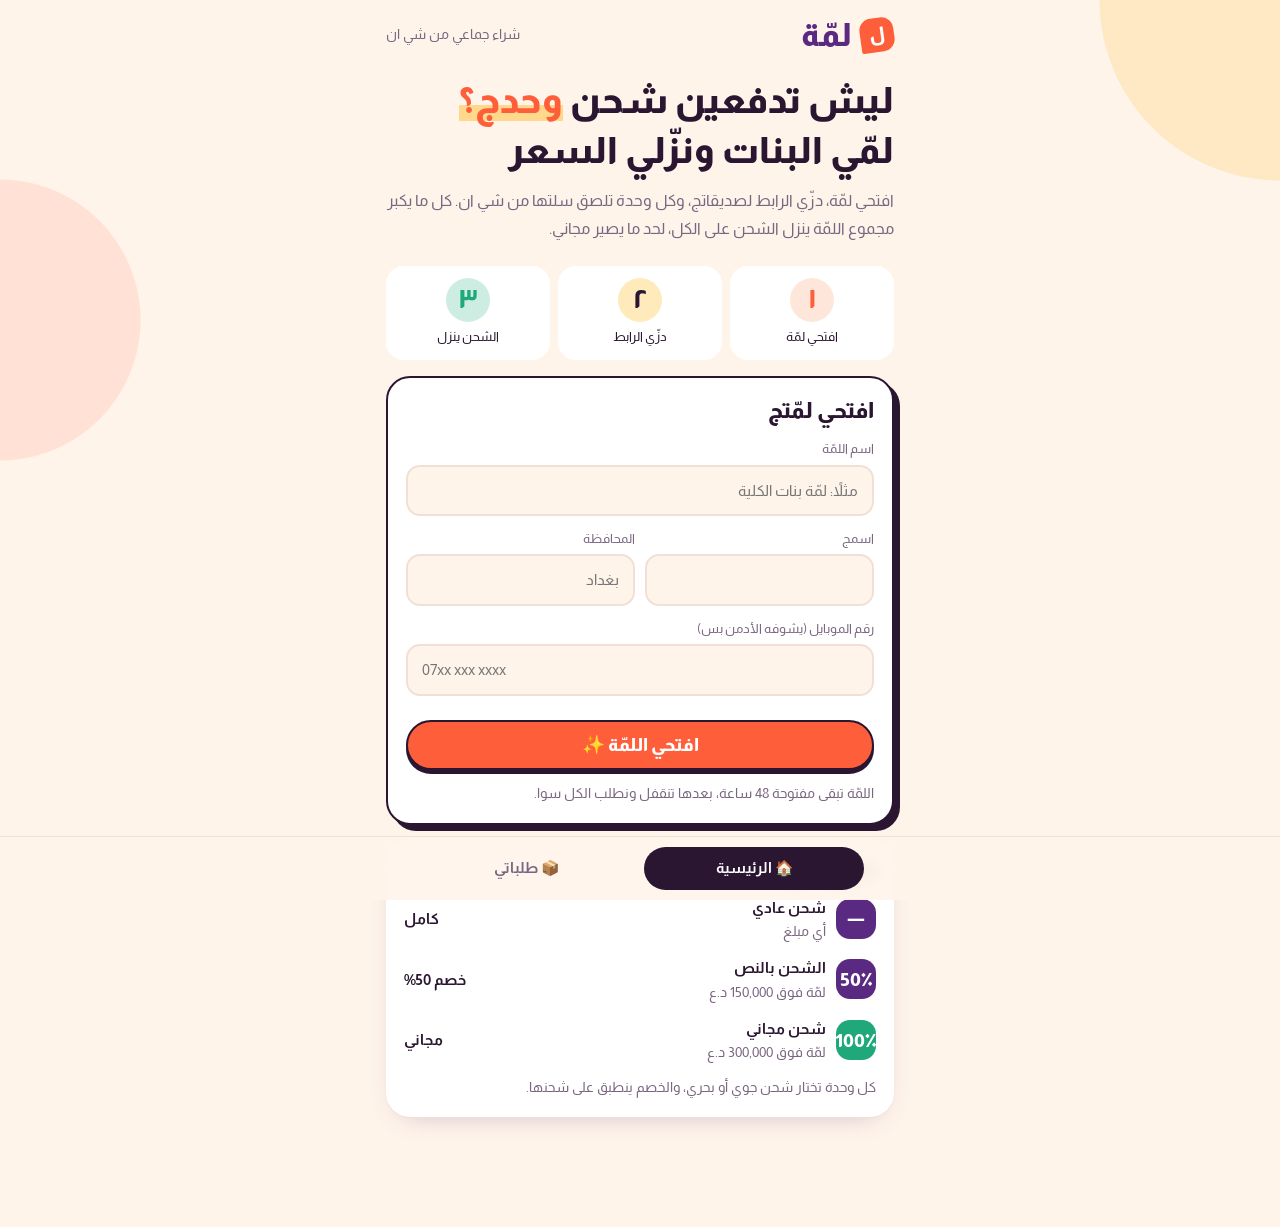
<file: lamma/index.html>
<!doctype html>
<html lang="ar" dir="rtl">
<head>
<meta charset="utf-8">
<meta name="viewport" content="width=device-width,initial-scale=1,viewport-fit=cover">
<title>لمّة</title>
<meta name="description" content="لمّي صديقاتج، اطلبن سوا من شي ان، والشحن ينزل لحد ما يصير مجاني.">
<meta name="theme-color" content="#5A2A82">
<link rel="preconnect" href="https://fonts.googleapis.com">
<link rel="stylesheet" href="https://fonts.googleapis.com/css2?family=Almarai:wght@400;700;800&display=swap">
<link rel="stylesheet" href="style.css?v=2">
</head>
<body>
<div class="wrap"><header class="top"><a class="logo" href="./"><i>ل</i>لمّة</a><span class="sub">شراء جماعي من شي ان</span></header>
<main id="view" aria-live="polite"></main></div>
<nav class="tabs" aria-label="أقسام"><a data-go data-t="home" href="./">🏠 الرئيسية</a><a data-go data-t="orders" href="?orders">📦 طلباتي</a></nav>
<script src="config.js"></script>
<script src="supabase.js"></script>
<script src="lamma.js"></script>
<script>
const COLORS=["#FF5E3A","#5A2A82","#1FA97A","#E0A100","#E2457A","#2F7FD8"];
let me=store.get("me",{name:"",phone:"",city:"",address:""}),mine=store.get("mine",[]);
let items=[{link:"",name:"",sale:"",size:"",qty:1}];
const shareUrl=c=>location.origin+location.pathname+"?l="+c;
function toast(t){const d=document.createElement("div");d.className="toast";d.textContent=t;document.body.append(d);setTimeout(()=>d.remove(),2200)}
function nav(cur){document.querySelectorAll("nav.tabs a").forEach(a=>a.setAttribute("aria-current",a.dataset.t===cur))}
function route(){const q=new URLSearchParams(location.search),c=q.get("l");
  if(c){nav("");return showLamma(c.toUpperCase())}
  if(q.has("orders")){nav("orders");return showOrders()}
  nav("home");home()}
function go(url){history.pushState(null,"",url);route();scrollTo(0,0)}
document.addEventListener("click",e=>{const a=e.target.closest("a[data-go]");if(a){e.preventDefault();go(a.getAttribute("href"))}});

function home(){
  const T=tiers();
  $("view").innerHTML=`
  <section class="hero"><h1>ليش تدفعين شحن <em>وحدج؟</em><br>لمّي البنات ونزّلي السعر</h1>
    <p>افتحي لمّة، دزّي الرابط لصديقاتج، وكل وحدة تلصق سلتها من شي ان. كل ما يكبر مجموع اللمّة ينزل الشحن على الكل، لحد ما يصير مجاني.</p></section>
  <div class="steps"><div><b>١</b>افتحي لمّة</div><div><b>٢</b>دزّي الرابط</div><div><b>٣</b>الشحن ينزل</div></div>
  <form class="card tilt" id="cf"><h3 style="font-size:1.4rem">افتحي لمّتج</h3>
    <div class="field"><label for="t">اسم اللمّة</label><input id="t" required maxlength="40" placeholder="مثلاً: لمّة بنات الكلية"></div>
    <div class="two"><div class="field"><label for="n">اسمج</label><input id="n" required value="${esc(me.name)}"></div>
      <div class="field"><label for="c">المحافظة</label><input id="c" required value="${esc(me.city)}" placeholder="بغداد"></div></div>
    <div class="field"><label for="p">رقم الموبايل (يشوفه الأدمن بس)</label><input id="p" class="ltr" inputmode="tel" required value="${esc(me.phone)}" placeholder="07xx xxx xxxx"></div>
    <p class="err" id="ce"></p><button class="btn" type="submit">افتحي اللمّة ✨</button>
    <p class="sub">اللمّة تبقى مفتوحة ${+S.lamma_hours} ساعة، بعدها تنقفل ونطلب الكل سوا.</p></form>
  <div class="card"><h3>شلون ينزل الشحن؟</h3>
    ${T.map(t=>`<div class="person"><div class="av" style="background:${t.pct<100?"var(--grape)":"var(--mint)"}">${t.pct?t.pct+"٪":"—"}</div><div class="n"><b>${t.label}</b><div class="sub">${t.at?"لمّة فوق "+iqd(t.at):"أي مبلغ"}</div></div><b class="num">${t.pct===100?"مجاني":t.pct?"خصم "+t.pct+"%":"كامل"}</b></div>`).join("")}
    <p class="sub">كل وحدة تختار شحن جوي أو بحري، والخصم ينطبق على شحنها.</p></div>
  ${mine.length?`<div class="card mylist"><h3>لمّاتي</h3>${mine.map(m=>`<a data-go href="?l=${esc(m.code)}"><span>${esc(m.title)}</span><span class="sub ltr">${esc(m.code)}</span></a>`).join("")}</div>`:""}`;
  $("cf").onsubmit=async e=>{e.preventDefault();const f={title:$("t").value.trim(),name:$("n").value.trim(),phone:$("p").value,city:$("c").value.trim()};
    if(!/^07\d{9}$/.test(normPhone(f.phone)))return $("ce").textContent="رقم الموبايل لازم يبدي بـ07 و11 رقم.";
    const b=e.submitter;b.disabled=true;
    try{const code=await api.create(f);me={...me,name:f.name,phone:normPhone(f.phone),city:f.city};store.set("me",me);mine.unshift({code,title:f.title});store.set("mine",mine);
      history.pushState(null,"","?l="+code);showLamma(code,true)}catch(x){$("ce").textContent=err(x);b.disabled=false}};
}

async function showLamma(code,fresh){
  let l;try{l=await api.get(code,me.phone)}catch{l=null}
  if(l&&!mine.some(m=>m.code===code)&&l.members.some(m=>m.mine)){mine.unshift({code,title:l.title});store.set("mine",mine)}
  if(!l){$("view").innerHTML=`<div class="card"><h3>ما لگينا هاللمّة</h3><p class="sub">تأكدي من الرابط.</p><a class="btn" href="./">افتحي لمّة جديدة</a></div>`;return}
  const total=groupTotal(l.members),t=l.ship_off_pct!=null?tiers().find(x=>x.pct==l.ship_off_pct)||tierOf(total):tierOf(total),nx=nextTier(total),max=+S.lamma_free_at;
  const pct=Math.min(100,total/max*100),open=l.status==="open"&&new Date(l.closes_at)>Date.now();
  const saved=(S.ship_per_kg-shipEst(t.pct))*l.members.length;
  const msg=`لمّة "${l.title}" بشي ان 🛍️ ضيفي قطعج وياي حتى ينزل الشحن علينا كلنا${nx?`، باقي ${iqd(nx.at-total)} ويصير ${nx.label}`:""}: ${shareUrl(code)}`;
  $("view").innerHTML=`
  <section class="lhead"><div class="meta"><span class="tag">${esc(l.city)}</span><span class="tag">صاحبة اللمّة: ${esc(l.owner_name)}</span><span class="tag ${open?"hot":""}">${open?"⏳ باقي "+timeLeft(l):"🔒 مقفولة"}</span></div>
    <h2>${esc(l.title)}</h2>
    <div><span class="sub" style="color:#fff;opacity:.8">مجموع اللمّة</span><div class="big num">${iqd(total)}</div></div>
    <div class="meter" role="progressbar" aria-valuemin="0" aria-valuemax="${max}" aria-valuenow="${total}"><div class="fill" style="width:${pct}%"></div>
      ${tiers().slice(1).map(x=>`<div class="mk ${total>=x.at?"on":""}" style="right:${x.at/max*100}%">${x.pct<100?"½":"★"}<span>${x.label}</span></div>`).join("")}</div>
    <div class="goal">${nx?`باقي <b class="num">${iqd(nx.at-total)}</b> ويصير <b>${nx.label}</b> للكل`:`<b>وصلتن! الشحن مجاني للكل 🎉</b>`}<br><span style="opacity:.85">${t.pct?`خصم <b>${t.pct}%</b> على شحن كل وحدة`:"الشحن بسعره العادي لحد هسه"}</span></div>
  </section>
  ${fresh?`<div class="save">انفتحت لمّتج! هسه دزّي الرابط للبنات 👇</div>`:""}
  <div class="share"><a class="btn wa" target="_blank" rel="noopener" href="https://wa.me/?text=${encodeURIComponent(msg)}">دزّيها بالواتساب</a><button class="btn ghost" type="button" id="cp">انسخي الرابط</button></div>
  <div class="card"><h3>البنات باللمّة (${l.members.length})</h3>
    ${l.members.length?`<div class="people">${l.members.map((m,i)=>`<div class="person"><div class="av" style="background:${COLORS[i%COLORS.length]}">${esc(m.name.trim()[0]||"؟")}</div><div class="n"><b>${esc(m.name)}</b>${m.mine?`<span class="me">إنتِ</span>`:""}<div class="sub">${m.n} قطعة</div></div><b class="num">${iqd(toIqd(m.sale_aed))}</b></div>`).join("")}</div>`:`<p class="sub">بعد محد ضاف. كوني أول وحدة!</p>`}
    ${saved>0?`<div class="save">اللمّة موفّرة على البنات تقريباً <span class="num">${iqd(saved)}</span> شحن</div>`:""}</div>
  ${open?joinForm():`<div class="card"><h3>اللمّة انقفلت 🔒</h3><p class="sub">${l.status==="locked"?"طلب كل وحدة انرسل للتسعير. السعر النهائي بالدينار يطلعلج بـ«طلباتي».":"هاللمّة ما مفتوحة."}</p>${l.members.some(m=>m.mine)?`<a class="btn" data-go href="?orders">شوفي طلبي</a>`:`<a class="btn" data-go href="./">افتحي لمّة جديدة</a>`}</div>`}`;
  $("cp").onclick=async()=>{try{await navigator.clipboard.writeText(shareUrl(code));toast("انسخ الرابط ✓")}catch{prompt("انسخي الرابط:",shareUrl(code))}};
  if(open)bindJoin(code,l.title);
}

let mode="cart",bk={link:"",total:"",count:""},shipMode=store.get("ship","air");
function joinForm(){const B=mode==="cart";return `<form class="card tilt" id="jf"><h3 style="font-size:1.4rem">ضيفي قطعج</h3>
  <div class="two"><div class="field"><label for="jn">اسمج</label><input id="jn" required value="${esc(me.name)}"></div>
    <div class="field"><label for="jp">رقم الموبايل</label><input id="jp" class="ltr" inputmode="tel" required value="${esc(me.phone)}" placeholder="07xx"></div></div>
  <div class="field"><label for="ja">المنطقة / أقرب نقطة دالة</label><input id="ja" value="${esc(me.address)}" placeholder="مثلاً: المنصور، قرب جامع..."></div>
  <div class="two"><button type="button" class="btn sm ${B?"":"ghost"}" style="width:100%" id="mCart">🛍️ سلتي كاملة</button><button type="button" class="btn sm ${B?"ghost":""}" style="width:100%" id="mItem">قطعة قطعة</button></div>
  ${B?`<div class="item"><p class="sub">بتطبيق شي ان افتحي السلة ← زر المشاركة ↗ ← نسخ الرابط، والصقيه هنا.</p>
    <div class="field"><label for="bl">رابط السلة</label><input id="bl" class="ltr" inputmode="url" value="${esc(bk.link)}" placeholder="الصقي الرابط هنا"></div>
    <button class="btn ghost sm" type="button" id="paste" style="width:100%">📋 الصقي من الحافظة</button>
    <div class="two"><div class="field"><label for="bt">مجموع السلة ($ دولار)</label><input id="bt" class="ltr" inputmode="decimal" value="${esc(bk.total)}" placeholder="$ 65"></div>
      <div class="field"><label for="bc">كم قطعة؟</label><input id="bc" type="number" min="1" max="100" inputmode="numeric" value="${esc(bk.count)}" placeholder="4"></div></div>
    <p class="sub">المجموع بالدولار تلگينه أسفل السلة بشي ان بعد الخصم. نتأكد منه إحنا لما تنقفل اللمّة.</p></div>`
  :`<div id="its" style="display:grid;gap:10px">${items.map((it,i)=>`<div class="item">
    <div class="field"><label>رابط القطعة من شي ان</label><input class="ltr" data-i="${i}" data-k="link" inputmode="url" value="${esc(it.link)}" placeholder="https://ar.shein.com/..."></div>
    <div class="three"><div class="field"><label>اسم القطعة</label><input data-i="${i}" data-k="name" value="${esc(it.name)}" placeholder="فستان ورد"></div>
      <div class="field"><label>السعر $</label><input data-i="${i}" data-k="sale" class="ltr" inputmode="decimal" value="${esc(it.sale)}" placeholder="$"></div>
      <div class="field"><label>القياس</label><input data-i="${i}" data-k="size" value="${esc(it.size)}" placeholder="M"></div></div>
    ${items.length>1?`<button class="x" type="button" data-rm="${i}">✕ شيلي هالقطعة</button>`:""}</div>`).join("")}</div>
  <button class="btn ghost sm" type="button" id="more">＋ قطعة ثانية</button>`}
  <div class="field"><label>طريقة الشحن</label><div class="two">
    <button type="button" class="opt" data-ship="air" aria-pressed="${shipMode==="air"}">✈️ جوي<small>أسرع</small></button>
    <button type="button" class="opt" data-ship="sea" aria-pressed="${shipMode==="sea"}">🚢 بحري<small>أرخص وياخذ وقت أكثر</small></button></div>
    <p class="sub">خصم اللمّة ينطبق على الاثنين.</p></div>
  <p class="sub" id="est"></p><p class="err" id="je"></p>
  <button class="btn" type="submit">ضيفيني للّمّة</button>
  <p class="sub">ما تدفعين شي هسه. لما تنقفل اللمّة يوصلج السعر النهائي بالدينار وتوافقين عليه.</p></form>`}

function bindJoin(code,title){
  const keep=()=>{me={...me,name:$("jn").value,phone:$("jp").value,address:$("ja").value};if($("bl"))bk={link:$("bl").value,total:$("bt").value,count:$("bc").value}};
  const upd=()=>{const s=mode==="cart"?(parseFloat($("bt").value)||0):items.reduce((a,i)=>a+(+i.sale||0)*i.qty,0);$("est").innerHTML=s?`قطعج تقريباً <b class="num">${iqd(toIqd(s*USD_AED))}</b> <span class="est">تقديري</span>`:""};
  document.querySelectorAll("[data-ship]").forEach(b=>b.onclick=()=>{shipMode=b.dataset.ship;store.set("ship",shipMode);document.querySelectorAll("[data-ship]").forEach(x=>x.setAttribute("aria-pressed",x===b))});
  $("mCart").onclick=()=>{keep();mode="cart";showLamma(code)};$("mItem").onclick=()=>{keep();mode="item";showLamma(code)};
  if(mode==="cart"){$("bt").oninput=upd;
    $("paste").onclick=async()=>{try{const t=await navigator.clipboard.readText(),u=t.match(/https?:\/\/\S+/);$("bl").value=u?u[0]:t}catch{$("je").textContent="المتصفح ما سمح. اضغطي مطولاً بالخانة واختاري لصق."}}}
  else{$("its").oninput=e=>{const d=e.target.dataset;if(d.k){items[d.i][d.k]=e.target.value;upd()}};
    $("its").onclick=e=>{if(e.target.dataset.rm!=null){keep();items.splice(+e.target.dataset.rm,1);showLamma(code)}};
    $("more").onclick=()=>{keep();items.push({link:"",name:"",sale:"",size:"",qty:1});showLamma(code)}}
  upd();
  $("jf").onsubmit=async e=>{e.preventDefault();const name=$("jn").value.trim(),phone=normPhone($("jp").value),address=$("ja").value.trim();
    if(name.length<2)return $("je").textContent="اكتبي اسمج.";
    if(!/^07\d{9}$/.test(phone))return $("je").textContent="رقم الموبايل لازم يبدي بـ07 و11 رقم.";
    let its;
    if(mode==="cart"){const u=($("bl").value.match(/https?:\/\/\S+/)||[""])[0],t=parseFloat($("bt").value),n=Math.round(+$("bc").value||0);
      if(!LINK_RE.test(u))return $("je").textContent="الصقي رابط سلتج من شي ان.";
      if(!(t>0))return $("je").textContent="اكتبي مجموع السلة بالدولار.";
      if(!(n>0))return $("je").textContent="اكتبي كم قطعة بالسلة.";
      its=[{link:u,name:`سلة شي ان (${n} قطعة)`,size:"—",qty:1,count:n,usd:t,sale:+(t*USD_AED).toFixed(2),basket:true}]}
    else{its=items.map(i=>({link:i.link.trim(),name:i.name.trim(),size:i.size.trim(),qty:1,usd:parseFloat(i.sale),sale:+(parseFloat(i.sale)*USD_AED).toFixed(2)}));
      if(its.some(i=>!LINK_RE.test(i.link)))return $("je").textContent="كل رابط لازم يكون من شي ان.";
      if(its.some(i=>!(i.sale>0)))return $("je").textContent="اكتبي سعر كل قطعة بالدولار."}
    const sb=e.submitter;sb.disabled=true;
    try{await api.join(code,{name,phone,address,ship:shipMode,items:its});me={...me,name,phone,address};store.set("me",me);
      if(!mine.some(m=>m.code===code))mine.unshift({code,title}),store.set("mine",mine);
      items=[{link:"",name:"",sale:"",size:"",qty:1}];bk={link:"",total:"",count:""};toast("انضفتي للّمّة 🎉");showLamma(code)}catch(x){$("je").textContent=err(x);sb.disabled=false}};
}
async function showOrders(){
  const v=$("view");
  if(!me.phone||!mine.length){v.innerHTML=`<div class="card"><h3>طلباتي</h3><p class="sub">بعدج ما مشتركة بأي لمّة من هالموبايل.</p><a class="btn" data-go href="./">افتحي لمّة</a></div>`;return}
  v.innerHTML=`<p class="sub" style="text-align:center">دا نحمّل…</p>`;
  let os=[];try{os=await api.myOrders(me.phone,mine.map(m=>m.code))}catch(x){v.innerHTML=`<p class="err">${esc(err(x))}</p>`;return}
  const title=c=>(mine.find(m=>m.code===c)||{}).title||c;
  const open=mine.filter(m=>!os.some(o=>o.lamma_code===m.code));
  v.innerHTML=`<h2 style="font-size:1.8rem">طلباتي</h2>
  ${os.map(o=>{const its=o.items.map(i=>esc(i.name)).join("، "),head=`<div class="oh"><b>${esc(title(o.lamma_code))}</b><span class="pill ${o.status}">${({pending:"بانتظار التسعير",quoted:"وصل السعر",accepted:"مأكد",rejected:"مرفوض",cancelled:"ملغي"})[o.status]}</span></div><p class="sub">طلب #${o.id} · ${its}</p>`;
    if(o.status==="pending")return `<div class="card">${head}<p class="sub">اللمّة انقفلت ${+o.ship_off_pct?`وحصلتن خصم <b>${+o.ship_off_pct}%</b> على الشحن 🎉`:""}. نراجع سلتج ونطلعلج السعر النهائي قريباً.</p></div>`;
    if(o.status==="rejected"||o.status==="cancelled")return `<div class="card">${head}${o.admin_note?`<p class="sub">${esc(o.admin_note)}</p>`:""}</div>`;
    const box=`<div class="quote"><div class="q"><span>البضاعة</span><span class="num">${iqd(o.goods_iqd)}</span></div>
      <div class="q"><span>الشحن ${o.ship_mode==="sea"?"🚢 بحري":"✈️ جوي"}${+o.ship_off_pct?` (خصم اللمّة ${+o.ship_off_pct}%)`:""}</span><span class="num">${+o.ship_iqd?iqd(o.ship_iqd):"مجاني"}</span></div>
      <div class="q"><span>خدمة الطلب</span><span class="num">${iqd(o.comm_iqd)}</span></div><div class="q"><span>التوصيل</span><span class="num">${iqd(o.delivery_iqd)}</span></div>
      <div class="q t"><span>المجموع</span><span class="num">${iqd(o.total_iqd)}</span></div></div>${+o.saved_iqd>0?`<div class="save">وفّرتي ${iqd(o.saved_iqd)} ويّا اللمّة والخصومات</div>`:""}${o.admin_note?`<p class="sub">${esc(o.admin_note)}</p>`:""}`;
    if(o.status==="quoted")return `<div class="card">${head}${box}<button class="btn" data-acc="${esc(o.code)}">موافقة، أريد أطلبه</button><p class="sub">بعد الموافقة نتواصل وياج لدفع العربون ${iqd(o.deposit_iqd)}.</p></div>`;
    const paid=+o.paid_iqd>0?+o.paid_iqd:(o.deposit_paid?+o.deposit_iqd:0);
    return `<div class="card">${head}${box}<p class="sub">${paid?`✓ دفعتي لحد هسه <b class="num">${iqd(paid)}</b>`:`العربون بانتظار الدفع (${iqd(o.deposit_iqd)})`}</p>
      ${o.stage<4?`<p class="sub">💵 الباقي نقداً من تستلمين: <b class="num">${iqd(Math.max(0,o.total_iqd-paid))}</b></p>`:`<p class="sub">✓ تسلّمتي طلبج. شكراً!</p>`}
      <ul class="track">${STAGES.map((s,i)=>`<li class="${i<=o.stage&&(o.stage>0||paid)?"done":""}">${s}</li>`).join("")}</ul></div>`}).join("")}
  ${open.length?`<div class="card mylist"><h3>لمّات بعدها مفتوحة</h3>${open.map(m=>`<a data-go href="?l=${esc(m.code)}"><span>${esc(m.title)}</span><span class="sub">شوفي ←</span></a>`).join("")}</div>`:""}
  <button class="btn ghost" id="rf">حدّثي</button>`;
  $("rf").onclick=showOrders;
  v.querySelectorAll("[data-acc]").forEach(b=>b.onclick=async()=>{b.disabled=true;try{await api.accept(me.phone,b.dataset.acc);toast("تم. نتواصل وياج للعربون");showOrders()}catch(x){b.disabled=false;toast(err(x))}});
}
addEventListener("popstate",route);
api.settings().finally(route);
</script>
</body>
</html>
</file>
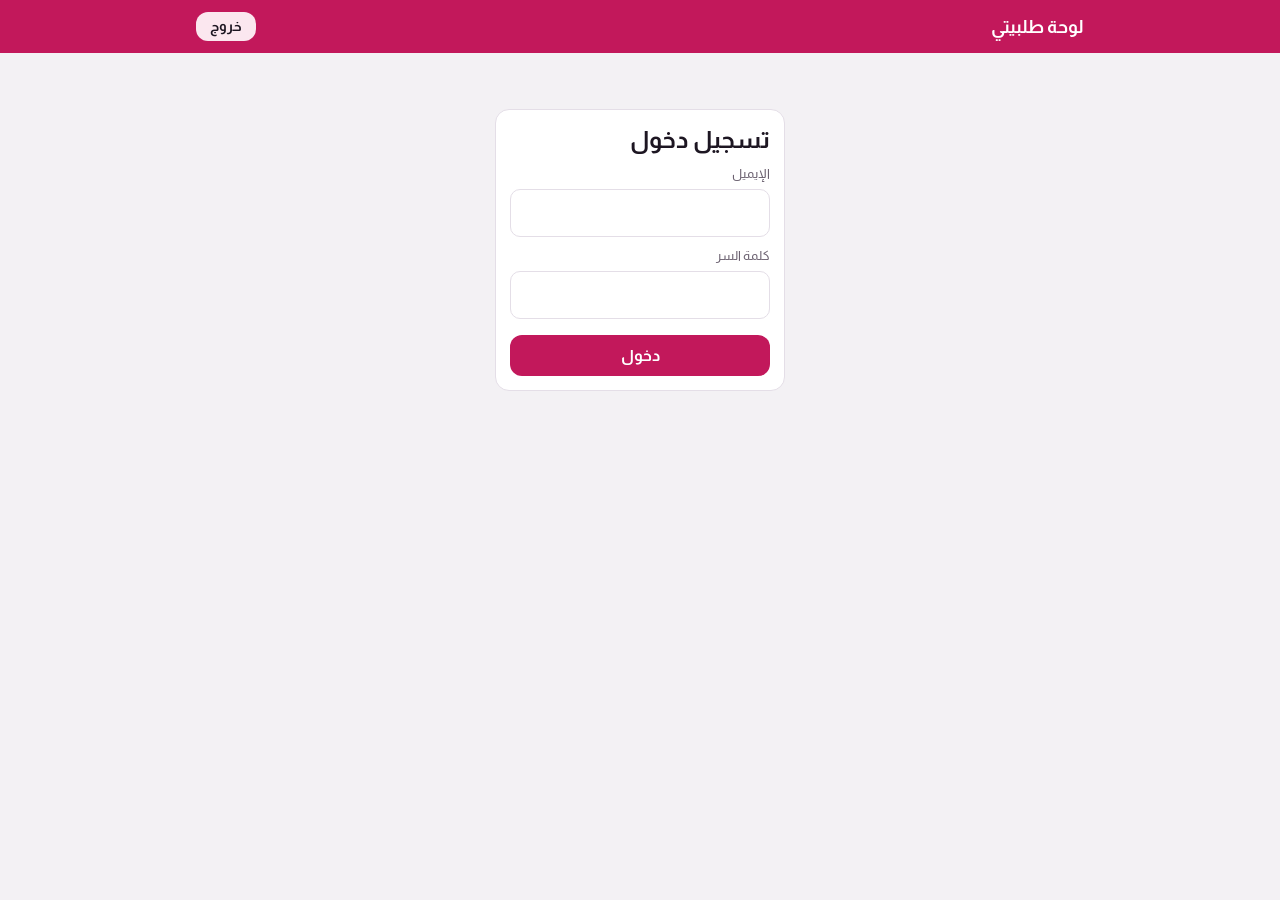
<file: admin.html>
<!doctype html>
<html lang="ar" dir="rtl">
<head>
<meta charset="utf-8">
<meta name="viewport" content="width=device-width,initial-scale=1,viewport-fit=cover">
<title>لوحة طلبيتي</title>
<meta name="robots" content="noindex">
<link rel="stylesheet" href="https://fonts.googleapis.com/css2?family=Almarai:wght@400;700;800&display=swap">
<link rel="stylesheet" href="style.css?v=8">
<style>
body{font-size:16px}
.page{max-width:920px}
.top{display:flex;gap:6px;background:var(--card);border:1px solid var(--line);border-radius:14px;padding:5px}
.top button{flex:1;padding:10px;border:0;border-radius:10px;background:none;font:600 .95rem var(--display);color:var(--mute);cursor:pointer;position:relative}
.top button[aria-current="true"]{background:var(--accent);color:var(--accent-fg)}
.top .dot{background:var(--deal);color:#fff;font-size:.72rem;border-radius:9px;padding:0 6px;margin-inline-start:6px}
.kpis{display:grid;grid-template-columns:repeat(3,1fr);gap:10px}
.kpi{background:var(--card);border:1px solid var(--line);border-radius:14px;padding:12px 14px}
.kpi span{font-size:.8rem;color:var(--mute)}
.kpi b{display:block;font:700 1.25rem var(--display)}
.kpi.hi{background:var(--accent);border-color:var(--accent);color:var(--accent-fg)}.kpi.hi span{color:inherit;opacity:.85}
@media (max-width:560px){.kpis{grid-template-columns:1fr 1fr}.kpis .kpi:first-child{grid-column:1/-1}}
.filters{display:flex;gap:6px;overflow-x:auto;padding-bottom:2px}
.chip{padding:6px 14px;border-radius:999px;border:1.5px solid var(--line);background:var(--card);color:var(--ink);cursor:pointer;font:500 .88rem var(--body);white-space:nowrap}
.chip[aria-pressed="true"]{background:var(--ink);color:var(--card);border-color:var(--ink)}
.ao{border:1px solid var(--line);border-radius:16px;background:var(--card);overflow:hidden}
.ao.pending{border-color:var(--warn);box-shadow:0 0 0 1px var(--warn)}
.ao-h{display:flex;justify-content:space-between;align-items:center;gap:10px;padding:12px 16px;border-bottom:1px solid var(--line)}
.ao-h b{font:700 1.05rem var(--display)}
.ao-c{display:flex;flex-wrap:wrap;gap:6px 14px;padding:10px 16px;font-size:.88rem;color:var(--mute);border-bottom:1px solid var(--line)}
.wa{display:inline-flex;align-items:center;gap:4px;background:#25D366;color:#fff!important;text-decoration:none;border-radius:999px;padding:1px 10px;font-weight:600;font-size:.82rem}
.ao-i{padding:12px 16px;display:grid;gap:8px;border-bottom:1px solid var(--line)}
.it{display:flex;gap:10px;align-items:center}
.it img{width:52px;height:52px;object-fit:cover;border-radius:10px;flex:none;background:var(--bg)}
.it .t{flex:1;min-width:0;font-size:.92rem}
.it .t a{color:var(--accent);font-size:.8rem}
.basket{display:flex;align-items:center;justify-content:space-between;gap:10px;background:var(--soft);border-radius:12px;padding:10px 12px;flex-wrap:wrap}
.basket a.btn{width:auto;color:var(--accent-fg)}
.ao-a{padding:12px 16px;display:grid;gap:10px;background:color-mix(in srgb,var(--bg) 55%,var(--card))}
.ao-a h4{margin:0;font:600 .9rem var(--display);color:var(--mute)}
.row{display:flex;gap:10px;flex-wrap:wrap;align-items:end}
.row .field{flex:1;min-width:130px}
.pv{background:var(--card);border:1.5px dashed var(--line);border-radius:12px;padding:10px 12px;display:grid;gap:2px}
.pv .big{font:700 1.3rem var(--display);color:var(--accent)}
.sum{display:grid;grid-template-columns:repeat(auto-fit,minmax(130px,1fr));gap:8px}
.sum div{background:var(--card);border:1px solid var(--line);border-radius:10px;padding:8px 10px;font-size:.8rem;color:var(--mute)}
.sum b{display:block;color:var(--ink);font:700 1rem var(--display)}
.sum .me b{color:var(--ok)}
.steps{display:flex;gap:4px;flex-wrap:wrap}
.steps button{flex:1;min-width:90px;padding:8px 6px;border-radius:10px;border:1.5px solid var(--line);background:var(--card);font:500 .8rem var(--body);color:var(--mute);cursor:pointer}
.steps button.done{background:color-mix(in srgb,var(--ok) 14%,var(--card));border-color:var(--ok);color:var(--ok);font-weight:700}
.tog{display:flex;gap:8px;align-items:center;font-size:.9rem;cursor:pointer}
.tog input{width:20px;height:20px;accent-color:var(--ok)}
.citem{display:flex;justify-content:space-between;align-items:center;gap:10px;border:1px solid var(--line);border-radius:12px;padding:10px 12px;flex-wrap:wrap}
.citem b{font:700 1rem var(--display)}
.citem label{display:flex;gap:6px;align-items:center;font-size:.88rem}
.citem input{width:auto}
.hint{font-size:.8rem;color:var(--mute)}
.stl{border-bottom:1px dashed var(--line);padding:6px 0;display:grid;gap:2px}
.q{display:flex;justify-content:space-between;gap:8px;align-items:center}
@media print{body *{visibility:hidden}.stmt,.stmt *{visibility:visible}.stmt{position:absolute;inset:0 0 auto 0;border:0}.no-print{display:none!important}}
.owe{background:var(--accent);color:var(--accent-fg);border-radius:14px;padding:12px 16px;display:grid;gap:2px}
.owe span{font-size:.88rem;opacity:.9}.owe b{font:700 1.6rem var(--display)}.owe small{font-size:.78rem;opacity:.85}
.owe.ok{background:var(--ok)}
.pays{display:grid;gap:6px}
.pay{display:flex;align-items:center;gap:10px;border:1px solid var(--line);border-radius:10px;padding:6px 12px;background:var(--card)}
.pay .hint{flex:1}.pay button{background:none;border:0;color:var(--mute);font-size:1rem;cursor:pointer}
.addpay{background:var(--card);border:1px solid var(--line);border-radius:12px;padding:8px 12px}
.addpay[open]{display:grid;gap:10px}
.addpay summary{font:600 .95rem var(--display);color:var(--accent);cursor:pointer;padding:4px 0}
</style>
</head>
<body>
<header class="bar"><div class="container page"><b>لوحة طلبيتي</b><button class="btn sm ghost" type="button" id="logout" hidden>خروج</button></div></header>
<main class="container page" id="app"></main>
<script>
// الأرقام العربية (٠١٢٣) تنكتب عادي بكل خانات الأرقام وتتحول لأرقام إنكليزية
document.addEventListener("input",e=>{const t=e.target;if(!t||!t.hasAttribute||!t.hasAttribute("data-num"))return;
  const v=t.value.replace(/[٠-٩]/g,d=>"٠١٢٣٤٥٦٧٨٩".indexOf(d)).replace(/[۰-۹]/g,d=>"۰۱۲۳۴۵۶۷۸۹".indexOf(d)).replace(/[٫,]/g,".").replace(/[^0-9.\-]/g,"");
  if(v!==t.value){const p=t.selectionStart;t.value=v;try{t.setSelectionRange(p,p)}catch{}}},true);
</script>
<script src="config.js"></script>
<script src="supabase.js"></script>
<script>
const cfg=window.TALABITI||{};
const db=cfg.SUPABASE_URL?supabase.createClient(cfg.SUPABASE_URL,cfg.SUPABASE_ANON_KEY):null;
const $=id=>document.getElementById(id);
const esc=s=>String(s??"").replace(/[&<>"']/g,c=>({"&":"&amp;","<":"&lt;",">":"&gt;",'"':"&quot;","'":"&#39;"}[c]));
const iqd=n=>Math.round(+n||0).toLocaleString("en-US")+" د.ع";
const aed=n=>(+n||0).toFixed(2)+" درهم";
const STAGES=["انطلب من شي ان","بالطريق للعراق","وصل المخزن","بالتوصيل","تسلّم"];
const ST={pending:"جديد، يحتاج تسعير",quoted:"انرسل السعر",accepted:"وافق الزبون",rejected:"مرفوض",cancelled:"ملغي"};
const USD_AED=3.6725;
const qCur=()=>{try{return localStorage.getItem("qcur")==="IQD"?"IQD":"USD"}catch{return "USD"}};
const toAED=(v,c)=>c==="IQD"?v/(+settings?.rate_aed||1):c==="USD"?v*USD_AED:v;
const fromAED=(a,c)=>c==="IQD"?Math.round(a*(+settings?.rate_aed||0)):Math.round(a/USD_AED*100)/100;
const saleAED=id=>{const v=+$("sa"+id).value||0,c=$("sc"+id)?$("sc"+id).value:"USD";return toAED(v,c)};
const curPref=()=>"USD";
const rateShown=()=>{const r=+settings?.rate_aed||0;return curPref()==="USD"?Math.round(r*USD_AED):r};
let adminEmail="";
let q="",rp="month",rFrom="",rTo="",stmtPhone="";
let orders=[],coupons=[],expenses=[],expOk=false,settings=null,filter="open",tab="orders",preqs=[],waStatus=null;

function loginView(msg=""){
  $("app").innerHTML=`<div class="card" style="max-width:420px;margin:40px auto"><h2>تسجيل دخول</h2>
    <div class="field"><label for="em">الإيميل</label><input id="em" type="email" class="ltr" autocomplete="email"></div>
    <div class="field"><label for="pw">كلمة السر</label><input id="pw" type="password" class="ltr" autocomplete="current-password"></div>
    <p class="err" id="err">${esc(msg)}</p>
    <button class="btn" type="button" id="in">دخول</button></div>`;
  $("in").onclick=async()=>{const {error}=await db.auth.signInWithPassword({email:$("em").value.trim(),password:$("pw").value});if(error)$("err").textContent="الإيميل أو كلمة السر غلط.";else boot()};
}
async function load(){
  const [o,c,s,e]=await Promise.all([db.from("orders").select("*").order("created_at",{ascending:false}).limit(300),db.from("coupons").select("*").order("created_at"),db.from("settings").select("*").eq("id",1).single(),db.from("expenses").select("*").order("spent_on",{ascending:false}).order("id",{ascending:false}).limit(500)]);
  orders=o.data||[];coupons=c.data||[];settings=s.data;expOk=!e.error;expenses=e.data||[];
  const pr=await db.from("price_requests").select("*").eq("status","pending").order("created_at",{ascending:true}).limit(100);preqs=pr.data||[];
}
// طلبات التسعير السريع: الزبون لصق رابط سلته وينتظر السعر
function preqHTML(){if(!preqs.length)return"";
  return`<div class="card" style="border:2px solid var(--accent)"><h3>⚡ طلبات تسعير (${preqs.length})</h3><p class="hint">الزبون ينتظر بالصفحة. افتح السلة، اكتب المجموع وعدد القطع، والسعر يطلعله فوراً.</p>
  ${preqs.map(r=>`<div class="basket" style="display:grid;gap:8px"><span><b>#${r.id}</b> <span class="hint">${new Date(r.created_at).toLocaleTimeString("ar-IQ",{hour:"numeric",minute:"2-digit"})}${r.phone?` · <bdi class="ltr">${esc(r.phone)}</bdi>`:""}</span></span>
    <a class="btn sm" href="${esc(r.link)}" target="_blank" rel="noopener">🛍️ افتح السلة بشي ان</a>
    <div class="row"><div class="field"><label for="pa${r.id}">مجموع السلة</label><input id="pa${r.id}" type="text" inputmode="decimal" data-num step="any" inputmode="decimal"></div>
      <div class="field" style="min-width:90px;max-width:120px"><label for="pcu${r.id}">العملة</label><select id="pcu${r.id}"><option value="USD"${qCur()==="USD"?" selected":""}>دولار</option><option value="IQD"${qCur()==="IQD"?" selected":""}>دينار</option></select></div>
      
      <div class="field" style="max-width:110px"><label for="pp${r.id}">عدد القطع</label><input id="pp${r.id}" type="text" inputmode="decimal" data-num min="1" inputmode="numeric"></div></div>
    <p class="err" id="pe_r${r.id}"></p>
    <div class="row"><button class="btn" style="flex:2" type="button" data-setp="${r.id}">أرسل السعر للزبون</button><button class="btn ghost" style="flex:1" type="button" data-rejp="${r.id}">ما ينسعّر</button></div></div>`).join("")}</div>`}
function view(){
  let pend=0,sales=0,profit=0;
  orders.forEach(o=>{if(o.status==="pending")pend++;if(o.status==="accepted"){sales+=+o.total_iqd;profit+=+o.comm_iqd}});
  const qq=q.trim().toLowerCase();
  const list=orders.filter(o=>!qq||(o.customer_name+" "+o.phone+" #"+o.id).toLowerCase().includes(qq)).filter(o=>filter==="all"||(filter==="open"?["pending","quoted"].includes(o.status)||(o.status==="accepted"&&o.stage<4):filter==="done"?o.status==="accepted"&&o.stage>=4:o.status===filter));
  const T=[["orders","الطلبات",pend+preqs.length],["expenses","المصاريف",0],["reports","التقارير",0],["settings","الإعدادات",0]];
  let body="";
  if(tab==="orders")body=`${preqHTML()}
    <div class="kpis">
      <div class="kpi hi"><span>ربحك</span><b class="num">${iqd(profit)}</b></div>
      <div class="kpi"><span>مبيعات مأكدة</span><b class="num">${iqd(sales)}</b></div>
      <div class="kpi"><span>تحتاج تسعير</span><b class="num">${pend}</b></div></div>
    <input id="q" type="search" placeholder="🔍 دور باسم الزبون أو رقمه" value="${esc(q)}">
    <div class="filters">${[["open","المفتوحة"],["pending","تحتاج تسعير"],["quoted","بانتظار الزبون"],["accepted","مأكدة"],["done","تسلّمت"],["all","الكل"]].map(([k,l])=>`<button type="button" class="chip" aria-pressed="${filter===k}" data-f="${k}">${l}</button>`).join("")}</div>
    ${list.length?list.map(card).join(""):`<p class="empty">ماكو طلبات هنا.</p>`}`;
  else if(tab==="reports")body=reportsHTML();
  else if(tab==="expenses"){
    let inc=0;orders.forEach(o=>{if(o.status==="accepted")inc+=(+o.comm_iqd||0)+(+o.ship_iqd||0)+(+o.delivery_iqd||0)});
    const tot=expenses.reduce((x,e)=>x+ +e.amount_iqd,0),net=inc-tot;
    const cats=[...new Set(["شحن","توصيل","أخرى",...expenses.map(e=>e.category)])],by=c=>expenses.filter(e=>e.category===c).reduce((x,e)=>x+ +e.amount_iqd,0);
    body=!expOk?`<div class="card"><h3>المصاريف</h3><p class="hint">هذا التبويب بعده مو مفعّل (جدول المصاريف مو مضاف بقاعدة البيانات). المطوّر يفعّله وبعدها يشتغل.</p></div>`:`
    <div class="kpis">
      <div class="kpi hi"><span>ربحك الصافي</span><b class="num">${iqd(net)}</b></div>
      <div class="kpi"><span>مجموع المصاريف</span><b class="num">${iqd(tot)}</b></div>
      <div class="kpi"><span>داخل من الطلبات المأكدة</span><b class="num">${iqd(inc)}</b></div></div>
    <p class="hint">الصافي = عمولتك + الشحن والتوصيل اللي أخذتهم من الزبايين − مصاريفك. ${cats.map(c=>`${c}: ${iqd(by(c))}`).join(" · ")}</p>
    <div class="card"><h3>سجّل مصروف</h3>
      <div class="row"><div class="field" style="flex:2"><label for="xTitle">شنو المصروف؟</label><input id="xTitle" placeholder="مثلاً: شحنة الأسبوع"></div>
        <div class="field"><label for="xCat">النوع (اختار أو اكتب نوع جديد)</label><input id="xCat" list="xCats" value="${esc(cats[0])}" autocomplete="off"><datalist id="xCats">${cats.map(c=>`<option value="${esc(c)}">`).join("")}</datalist></div></div>
      <div class="row"><div class="field"><label for="xAmt">المبلغ</label><input id="xAmt" type="text" inputmode="decimal" data-num inputmode="decimal" step="any"></div>
        <div class="field" style="max-width:130px"><label for="xCur">العملة</label><select id="xCur"><option value="IQD">دينار</option><option value="USD">دولار</option></select></div></div>
      <p class="hint" id="xConv"></p>
      <div class="row">
        <div class="field"><label for="xDate">التاريخ</label><input id="xDate" type="date" value="${new Date().toISOString().slice(0,10)}"></div></div>
      <p class="err" id="xErr"></p><button class="btn" type="button" id="addX">أضف المصروف</button></div>
    ${expenses.length?`<div class="card"><h3>المصاريف المسجلة</h3>${expenses.map(e=>`<div class="citem"><span><b>${esc(e.title)}</b> <span class="pill new">${esc(e.category)}</span><br><span class="hint">${esc(e.spent_on)}</span></span><span style="display:flex;gap:10px;align-items:center"><b class="num">${iqd(e.amount_iqd)}</b><button class="btn sm ghost" type="button" data-delx="${e.id}">احذف</button></span></div>`).join("")}</div>`:`<p class="empty">ماكو مصاريف مسجلة.</p>`}`;
  }
  else body=`<div class="card"><h3>عروض اليوم</h3><p class="hint">الكوبونات الفعّالة تطلع للزبون بالموقع، وأحسن كوبون ينحسب وحده بالتسعير. استعمل نفس الكود بشي ان من تشتري.</p>
      ${coupons.length?coupons.map(c=>`<div class="citem"><span><b class="ltr">${esc(c.code)}</b> · خصم ${+c.pct}% ${+c.min_aed?`· فوق ${+c.min_aed} درهم`:"· على أي طلب"}</span><span style="display:flex;gap:10px;align-items:center"><label><input type="checkbox" data-on="${c.id}"${c.active?" checked":""}> فعّال</label><button class="btn sm ghost" type="button" data-del="${c.id}">احذف</button></span></div>`).join(""):`<p class="hint">ماكو كوبونات بعد.</p>`}
      <h3 style="margin-top:8px">كوبون جديد</h3>
      <div class="row"><div class="field"><label for="nCode">الكود (مثل ما بشي ان)</label><input id="nCode" class="ltr"></div><div class="field"><label for="nPct">الخصم ٪</label><input id="nPct" type="text" inputmode="decimal" data-num value="20"></div><div class="field"><label for="nMin">إذا الطلب فوق (درهم)</label><input id="nMin" type="text" inputmode="decimal" data-num value="0"></div></div>
      <button class="btn" type="button" id="addC">أضف الكوبون</button></div>
    <div class="card"><h3>الأسعار</h3>
      <div class="row">
        <input id="sCur" type="hidden" value="USD">
        <div class="field"><label for="sRate" id="sRateL">${curPref()==="USD"?"الدولار بكم دينار؟":"الدرهم بكم دينار؟"}</label><input id="sRate" type="text" inputmode="decimal" data-num inputmode="decimal" step="any" value="${rateShown()}"></div>
        <div class="field"><label for="sComm">ربحك (عمولة ٪)</label><input id="sComm" type="text" inputmode="decimal" data-num value="${+settings?.commission_pct}"></div></div>
      <div class="row">
        <div class="field"><label for="sShip">شحن جوي ✈️ لكل كيلو (دينار)</label><input id="sShip" type="text" inputmode="decimal" data-num value="${+settings?.ship_per_kg}"></div>
        <div class="field"><label for="sSea">شحن بحري 🚢 لكل متر مكعب (دينار)</label><input id="sSea" type="text" inputmode="decimal" data-num value="${settings&&"ship_sea_per_cbm" in settings?+settings.ship_sea_per_cbm:""}" ${settings&&"ship_sea_per_cbm" in settings?"":"disabled placeholder=\"يتفعّل بعد تحديث قاعدة البيانات\""}></div>
        <div class="field"><label for="sDel">التوصيل (دينار)</label><input id="sDel" type="text" inputmode="decimal" data-num value="${+settings?.delivery}"></div>
        <div class="field"><label for="sDep">العربون ٪</label><input id="sDep" type="text" inputmode="decimal" data-num value="${+settings?.deposit_pct}"></div></div>
      <h3 style="margin-top:8px">الصفحة</h3>
      <div class="field"><label for="sName">اسم الصفحة</label><input id="sName" value="${esc(settings?.shop_name)}"></div>
      <div class="field"><label for="sWa">رقم الواتساب</label><input id="sWa" class="ltr" value="${esc(settings?.whatsapp)}"></div>
      <div class="field"><label for="sUrl">رابط شي ان</label><input id="sUrl" class="ltr" value="${esc(settings?.shein_url)}"></div>
      <p class="hint">اكتب سعر الدولار بالدينار (مثلاً 1520). التسعير بالدولار يتحول للدينار على هذا السعر، والتسعير بالدينار ما يحتاج تحويل.</p><p class="sub" id="sMsg"></p>
      <button class="btn" type="button" id="saveS">احفظ</button></div>
    <div class="card"><h3>🔔 إشعار واتساب</h3>
      <p class="hint">${waStatus?`✓ مفعّل: يوصل إشعار على <b class="ltr">+${esc(waStatus)}</b> بكل طلب تسعير وكل طلب جديد.`:"يوصلك إشعار واتساب بكل طلب تسعير وكل طلب جديد. للتفعيل (مرة وحدة):"}</p>
      ${waStatus?"":`<ol class="hint" style="padding-inline-start:18px;margin:0"><li>افتح <a href="https://www.callmebot.com/blog/free-api-whatsapp-messages/" target="_blank" rel="noopener">صفحة CallMeBot</a> وخذ رقمهم المكتوب هناك، واحفظه بأسماء الموبايل اللي يستلم الإشعارات</li><li>من واتساب نفس الموبايل دزله رسالة: <b class="ltr">I allow callmebot to send me messages</b></li><li>يرجعلك رد بيه <b>apikey</b> (رقم). اكتبه هنا ويا رقمك</li></ol>`}
      <div class="row"><div class="field"><label for="wPh">رقم الواتساب اللي يستلم</label><input id="wPh" class="ltr" inputmode="tel" placeholder="9647xxxxxxxxx" value="${esc(waStatus||"")}"></div>
        <div class="field"><label for="wKey">apikey</label><input id="wKey" class="ltr" inputmode="numeric" autocomplete="off" placeholder="${waStatus?"••••••":"123456"}"></div></div>
      <p class="sub" id="wMsg"></p><div class="row"><button class="btn" style="flex:2" type="button" id="saveW">احفظ وجرّب</button>${waStatus?`<button class="btn ghost" style="flex:1" type="button" id="offW">وقّف الإشعار</button>`:""}</div></div>
    <div class="card"><h3>حساب الدخول</h3>
      <p class="hint">الإيميل الحالي: <b class="ltr">${esc(adminEmail)}</b></p>
      <div class="field"><label for="aMail">إيميل جديد (اختياري)</label><input id="aMail" type="email" class="ltr" autocomplete="off"></div>
      <div class="field"><label for="aPw">كلمة سر جديدة (٨ أحرف على الأقل)</label><input id="aPw" type="password" class="ltr" autocomplete="new-password"></div>
      <div class="field"><label for="aPw2">أعد كتابة كلمة السر</label><input id="aPw2" type="password" class="ltr" autocomplete="new-password"></div>
      <p class="hint">تغيير الإيميل يوصلك عليه رابط تأكيد، وما يتغير إلا بعد ما تفتحه.</p>
      <p class="sub" id="aMsg"></p><button class="btn" type="button" id="saveA">حدّث حساب الدخول</button></div>
    <div class="card"><h3>نسخة احتياطية</h3><p class="hint">تنزل ملفين تفتحهم بالإكسل: الطلبات والمصاريف.</p>
      <button class="btn ghost" type="button" id="bk">⬇️ نزّل نسخة احتياطية (إكسل)</button>
      <p class="hint" style="margin-top:8px">النسخة الكاملة: ملف واحد بكل بيانات النظام (الطلبات، القبض، المصاريف، الكوبونات، الإعدادات) تحتفظ بيه إذا صار شي.</p>
      <p class="sub" id="bkMsg"></p><button class="btn" type="button" id="bkFull">💾 نسخة كاملة للنظام</button></div>`;
  $("app").innerHTML=`<div class="top">${T.map(([k,l,n])=>`<button type="button" data-tab="${k}" aria-current="${tab===k}">${l}${n?`<span class="dot">${n}</span>`:""}</button>`).join("")}</div>${body}`;
  bind();
}

function dstr(d){return new Date(d).toISOString().slice(0,10)}
function range(){const now=new Date(),t=dstr(now);
  if(rp==="today")return[t,t];
  if(rp==="week"){const d=new Date(now);d.setDate(d.getDate()-6);return[dstr(d),t]}
  if(rp==="month")return[t.slice(0,8)+"01",t];
  if(rp==="custom")return[rFrom||"0000-00-00",rTo||"9999-12-31"];
  return["0000-00-00","9999-12-31"]}
function reportsHTML(){
  const [a,b]=range();
  const os=orders.filter(o=>o.status==="accepted"&&dstr(o.accepted_at||o.created_at)>=a&&dstr(o.accepted_at||o.created_at)<=b);
  const ex=expenses.filter(e=>e.spent_on>=a&&e.spent_on<=b);
  const sum=(arr,f)=>arr.reduce((x,o)=>x+(+f(o)||0),0);
  const sales=sum(os,o=>o.total_iqd),goods=sum(os,o=>o.goods_iqd),comm=sum(os,o=>o.comm_iqd),ship=sum(os,o=>o.ship_iqd)+sum(os,o=>o.delivery_iqd),exp=sum(ex,e=>e.amount_iqd);
  const paid=sum(os,o=>o.paid_iqd),net=comm+ship-exp;
  const by={};os.forEach(o=>{const k=o.phone;(by[k]=by[k]||{name:o.customer_name,phone:o.phone,n:0,sales:0,comm:0}).n++;by[k].sales+=+o.total_iqd||0;by[k].comm+=+o.comm_iqd||0});
  const top=Object.values(by).sort((x,y)=>y.sales-x.sales).slice(0,10);
  const lbl={today:"اليوم",week:"آخر ٧ أيام",month:"هذا الشهر",all:"الكل",custom:"فترة محددة"}[rp];
  window.__report=`📊 تقرير ${lbl}${rp==="custom"?` (${a} → ${b})`:""}\nالطلبات المأكدة: ${os.length}\nالمبيعات: ${iqd(sales)}\nبضاعة شي ان: ${iqd(goods)}\nعمولتك: ${iqd(comm)}\nشحن وتوصيل مأخوذ: ${iqd(ship)}\nالمصاريف: ${iqd(exp)}\nالربح الصافي: ${iqd(net)}\nالمقبوض فعلاً: ${iqd(paid)}\nالمتبقي عند الزبايين: ${iqd(sales-paid)}`;
  const custs={};orders.filter(o=>o.status==="accepted").forEach(o=>custs[o.phone]=o.customer_name);
  return `
  <div class="filters">${[["today","اليوم"],["week","آخر ٧ أيام"],["month","هذا الشهر"],["all","الكل"],["custom","فترة محددة"]].map(([k,l])=>`<button type="button" class="chip" aria-pressed="${rp===k}" data-rp="${k}">${l}</button>`).join("")}</div>
  ${rp==="custom"?`<div class="row"><div class="field"><label for="rF">من</label><input id="rF" type="date" value="${esc(rFrom)}"></div><div class="field"><label for="rT">إلى</label><input id="rT" type="date" value="${esc(rTo)}"></div></div>`:""}
  <div class="kpis"><div class="kpi hi"><span>الربح الصافي</span><b class="num">${iqd(net)}</b></div><div class="kpi"><span>المبيعات</span><b class="num">${iqd(sales)}</b></div><div class="kpi"><span>الطلبات</span><b class="num">${os.length}</b></div></div>
  <div class="card"><h3>تفصيل الأرباح</h3>
    <div class="q"><span>عمولتك</span><b class="num">${iqd(comm)}</b></div>
    <div class="q"><span>+ شحن وتوصيل أخذته من الزبايين</span><b class="num">${iqd(ship)}</b></div>
    <div class="q d"><span>− مصاريفك</span><b class="num">${iqd(exp)}</b></div>
    <div class="q t"><span>= الربح الصافي</span><b class="num">${iqd(net)}</b></div>
    <p class="hint">بضاعة شي ان اللي دفعتها: ${iqd(goods)} · المقبوض فعلاً من الزبايين: ${iqd(paid)} · المتبقي عندهم: ${iqd(Math.max(0,sales-paid))}</p>
    <button class="btn sm ghost" type="button" id="cpRep">📋 انسخ التقرير</button></div>
  ${top.length?`<div class="card"><h3>أحسن الزبايين</h3>${top.map(c=>`<div class="citem"><span><b>${esc(c.name)}</b> <span class="hint">${c.n} طلب</span></span><span><b class="num">${iqd(c.sales)}</b> <span class="hint">ربحك ${iqd(c.comm)}</span></span></div>`).join("")}</div>`:""}
  <div class="card"><h3>كشف حساب زبون</h3>
    <div class="field"><label for="stSel">اختار الزبون</label><select id="stSel"><option value="">—</option>${Object.entries(custs).map(([ph,nm])=>`<option value="${esc(ph)}"${ph===stmtPhone?" selected":""}>${esc(nm)} · ${esc(ph)}</option>`).join("")}</select></div></div>
  ${stmtPhone?stmtHTML(stmtPhone):""}`;
}
function stmtHTML(ph){
  const os=orders.filter(o=>o.phone===ph&&o.status==="accepted").sort((x,y)=>new Date(x.created_at)-new Date(y.created_at));
  if(!os.length)return"";
  const nm=os[0].customer_name,tot=os.reduce((x,o)=>x+(+o.total_iqd||0),0),paid=os.reduce((x,o)=>x+(+o.paid_iqd||0),0),left=Math.max(0,tot-paid);
  const sh=settings?.shop_name||"طلبيتي";
  const d=x=>new Date(x).toLocaleDateString("ar-IQ",{day:"numeric",month:"short",year:"numeric"});
  let txt=`🧾 كشف حساب — ${sh}\nالزبون: ${nm} (${ph})\nالتاريخ: ${d(new Date())}\n`;
  os.forEach(o=>{txt+=`\nطلب #${o.id} (${d(o.created_at)}): ${iqd(o.total_iqd)}\n`;(o.payments||[]).forEach(q=>{txt+=`  • قبض ${iqd(q.amount)} — ${q.date||""}${q.note?` (${q.note})`:""}\n`});txt+=`  المتبقي: ${iqd(Math.max(0,o.total_iqd-(o.paid_iqd||0)))}\n`});
  txt+=`\nالمجموع: ${iqd(tot)}\nالمقبوض: ${iqd(paid)}\nالمتبقي: ${iqd(left)}`;
  window.__stmt=txt;
  return `<div class="card stmt"><h3>🧾 كشف حساب — ${esc(sh)}</h3>
    <p class="sub">${esc(nm)} · <span class="ltr">${esc(ph)}</span> · ${d(new Date())}</p>
    ${os.map(o=>{const pl=Array.isArray(o.payments)?o.payments:[];return `<div class="stl"><div class="q"><b>طلب #${o.id}</b><span class="hint">${d(o.created_at)}</span><b class="num">${iqd(o.total_iqd)}</b></div>
      ${pl.map(q=>`<div class="q hint"><span>قبض · ${esc(q.date||"")}${q.note?` · ${esc(q.note)}`:""}</span><span class="num">${iqd(q.amount)}</span></div>`).join("")}
      <div class="q"><span>المتبقي</span><b class="num">${iqd(Math.max(0,o.total_iqd-(o.paid_iqd||0)))}</b></div></div>`}).join("")}
    <div class="owe${left>0?"":" ok"}"><span>${left>0?"المتبقي على الزبون":"✓ مسدّد بالكامل"}</span><b class="num">${iqd(left)}</b><small>المجموع ${iqd(tot)} · المقبوض ${iqd(paid)}</small></div>
    <div class="row no-print"><button class="btn sm" type="button" id="stCopy">📋 انسخ</button><a class="btn sm ghost" target="_blank" rel="noopener" href="https://wa.me/${esc(ph.replace(/^0/,"964"))}?text=${encodeURIComponent(txt)}">واتساب للزبون</a><button class="btn sm ghost" type="button" id="stPrint">🖨️ طباعة / PDF</button></div></div>`;
}
function card(o){
  const items=o.items.map(i=>i.basket
    ?`<div class="basket"><span><b>🛍️ ${esc(i.name)}</b><br><span class="hint">${i.read_total?`📷 قرينا من صورة الزبون: ${i.count} قطعة، المجموع ${i.read_total} ${i.read_currency==="USD"?"$":i.read_currency==="AED"?"درهم":esc(i.read_currency)}. انحسب السعر تلقائياً، افتح السلة وتأكد إنه مطابق قبل لا تشتري.`:"افتح السلة، شوف المجموع بعد الخصم واكتبه تحت."}</span></span><a class="btn sm" href="${esc(i.link)}" target="_blank" rel="noopener">افتح السلة</a></div>`
    :`<div class="it">${i.img?`<img src="${esc(i.img)}" alt="">`:""}<div class="t"><b>${esc(i.name)}</b><br><span class="hint">القياس: ${esc(i.size)} · العدد: ${i.qty}${+i.orig>0?` · السعر: <bdi>${(+i.sale).toFixed(2)}</bdi> درهم${i.sale<i.orig?` (كان <s><bdi>${(+i.orig).toFixed(2)}</bdi></s>)`:""}`:""}</span><br><a href="${esc(i.link)}" target="_blank" rel="noopener">افتح القطعة بشي ان ↗</a></div></div>`).join("");
  let act="";
  if(o.status==="pending"){
    const qty=o.items.reduce((a,i)=>a+(i.basket?+i.count||1:+i.qty),0);
    act=`<h4>التسعير</h4><div class="row"><div class="field"><label for="sa${o.id}">مجموع السلة بعد الخصم</label><input id="sa${o.id}" type="text" inputmode="decimal" data-num step="any" inputmode="decimal" value="${+o.sale_aed?fromAED(+o.sale_aed,qCur()):""}" placeholder="من سلة الزبون"></div>
      <div class="field" style="min-width:90px;max-width:120px"><label for="sc${o.id}">العملة</label><select id="sc${o.id}" data-sc="${o.id}"><option value="USD"${qCur()==="USD"?" selected":""}>دولار</option><option value="IQD"${qCur()==="IQD"?" selected":""}>دينار</option></select></div>
      ${o.ship_mode==="sea"?`<input id="k${o.id}" type="hidden" value="0"></div>
      <div class="row"><div class="field"><label for="L${o.id}">🚢 الطول (سم)</label><input id="L${o.id}" type="text" inputmode="decimal" data-num inputmode="decimal" step="any" placeholder="40"></div>
        <div class="field"><label for="W${o.id}">العرض (سم)</label><input id="W${o.id}" type="text" inputmode="decimal" data-num inputmode="decimal" step="any" placeholder="30"></div>
        <div class="field"><label for="H${o.id}">الارتفاع (سم)</label><input id="H${o.id}" type="text" inputmode="decimal" data-num inputmode="decimal" step="any" placeholder="20"></div></div>`
      :`<input id="k${o.id}" type="hidden" value="0"></div><p class="hint">✈️ الشحن ما ينحسب هسه. لمن يوصل الطلب للعراق تكتب الشحن الفعلي بالطلب وينضاف لحساب الزبون.</p>`}
      <div class="pv" id="pv${o.id}" data-pv="${o.id}"></div>
      <div class="row"><button class="btn" style="flex:2" type="button" data-q="${o.id}">أرسل السعر للزبون</button><button class="btn ghost" style="flex:1" type="button" data-rej="${o.id}">ارفض</button></div>`;
  }else if(o.status==="quoted"||o.status==="accepted"){
    const cpn=o.coupon_code?`<p class="hint">استعمل كوبون <b class="ltr">${esc(o.coupon_code)}</b> من تشتري بشي ان.</p>`:"";
    if(o.status==="quoted")act=`<div class="sum"><div>المجموع<b class="num">${iqd(o.total_iqd)}</b></div><div class="me">ربحك<b class="num">${iqd(o.comm_iqd)}</b></div><div>العربون<b class="num">${iqd(o.deposit_iqd)}</b></div></div>${cpn}<p class="hint">⏳ انتظر الزبون يوافق على السعر.</p>`;
    else{const pays=Array.isArray(o.payments)?o.payments:[],paid=pays.reduce((x,q)=>x+ +q.amount,0),left=Math.max(0,(+o.total_iqd||0)-paid);
      act=`<div class="owe${left>0?"":" ok"}"><span>${left>0?`المتبقي على ${esc(o.customer_name)}`:"✓ مسدّد بالكامل"}</span><b class="num">${iqd(left)}</b>
        <small>المطلوب ${iqd(o.total_iqd)} · المقبوض ${iqd(paid)} · ربحك ${iqd(o.comm_iqd)}</small></div>${cpn}
      ${pays.length?`<div class="pays">${pays.map((q,i)=>`<div class="pay"><b class="num">${iqd(q.amount)}</b><span class="hint">${esc(q.date||"")}${q.note?` · ${esc(q.note)}`:""}</span><button type="button" data-delp="${o.id}:${i}" aria-label="احذف">✕</button></div>`).join("")}</div>`:""}
      <details class="addpay"${pays.length?"":" open"}><summary>＋ سجّل قبض جديد</summary>
        <div class="row"><div class="field" style="flex:2"><label for="px${o.id}">المبلغ</label><input id="px${o.id}" type="text" inputmode="decimal" data-num inputmode="decimal" step="any"></div>
          <div class="field" style="min-width:90px"><label for="pc${o.id}">العملة</label><select id="pc${o.id}"><option value="IQD">دينار</option><option value="USD">دولار</option></select></div></div>
        <div class="field"><label for="pn${o.id}">ملاحظة (اختياري)</label><input id="pn${o.id}" placeholder="عربون، تحويل..."></div>
        <p class="err" id="pe${o.id}"></p><button class="btn" type="button" data-pay="${o.id}">سجّل قبض</button></details>`}
    if(o.status==="accepted")act+=`
      <h4>وين وصل الطلب؟</h4><div class="steps">${STAGES.map((s,i)=>`<button type="button" class="${i<=o.stage&&(o.stage>0||o.deposit_paid||+o.paid_iqd>0)?"done":""}" data-stg="${o.id}:${i}">${s}</button>`).join("")}</div>
      ${o.ship_mode==="sea"?"":`<div class="row"><div class="field"><label for="sh${o.id}">✈️ الشحن الفعلي (دينار)${+o.ship_iqd>0?"":" — ما انضاف بعد"}</label><input id="sh${o.id}" type="text" inputmode="decimal" data-num inputmode="numeric" step="250" value="${+o.ship_iqd||""}" placeholder="اللي حاسبتك بيه شركة الشحن"></div>
        <button class="btn" style="flex:0 0 auto;width:auto;align-self:end" type="button" data-ship="${o.id}">${+o.ship_iqd>0?"حدّث الشحن":"أضف للزبون"}</button></div>`}
      <div class="row"><div class="field" style="max-width:220px"><label for="eta${o.id}">يوصل للزبون تقريباً</label><input id="eta${o.id}" type="date" data-eta="${o.id}" value="${o.eta||""}"></div></div>`;
  }
  const tel=o.phone.replace(/^0/,"964");
  const pill=o.status==="accepted"&&o.stage>=4?["ok","تسلّم ✓"]:[o.status==="pending"?"wait":o.status==="accepted"?"ok":o.status==="quoted"?"new":"off",ST[o.status]];
  return`<div class="ao${o.status==="pending"?" pending":""}">
    <div class="ao-h"><b>#${o.id} · ${esc(o.customer_name)}</b><span class="pill ${pill[0]}">${pill[1]}</span></div>
    <div class="ao-c"><span>${o.ship_mode==="sea"?"🚢 بحري":"✈️ جوي"}</span><span>📍 ${esc(o.city)}${o.address?` · ${esc(o.address)}`:""}</span><a class="wa ltr" href="https://wa.me/${esc(tel)}" target="_blank" rel="noopener">واتساب ${esc(o.phone)}</a><span>${new Date(o.created_at).toLocaleString("ar-IQ",{day:"numeric",month:"short",hour:"numeric",minute:"2-digit"})}</span>${o.note?`<span>📝 ${esc(o.note)}</span>`:""}</div>
    <div class="ao-i">${items}</div>${o.status==="accepted"?`<div class="ao-a" style="padding-block:6px"><button class="btn sm ghost" type="button" data-stmt="${esc(o.phone)}">📄 كشف حساب ${esc(o.customer_name)}</button></div>`:""}${act?`<div class="ao-a">${act}</div>`:""}</div>`;
}
function bind(){
  const A=$("app");
  A.querySelectorAll("[data-tab]").forEach(b=>b.onclick=()=>{tab=b.dataset.tab;view()});
  A.querySelectorAll("[data-rp]").forEach(b=>b.onclick=()=>{rp=b.dataset.rp;view()});
  if($("rF"))$("rF").onchange=e=>{rFrom=e.target.value;view()};
  if($("rT"))$("rT").onchange=e=>{rTo=e.target.value;view()};
  if($("stSel"))$("stSel").onchange=e=>{stmtPhone=e.target.value;view()};
  A.querySelectorAll("[data-stmt]").forEach(b=>b.onclick=()=>{stmtPhone=b.dataset.stmt;tab="reports";view();window.scrollTo(0,0)});
  const cp=async(t,btn)=>{try{await navigator.clipboard.writeText(t);const o=btn.textContent;btn.textContent="اننسخ ✓";setTimeout(()=>btn.textContent=o,1500)}catch{prompt("انسخ من هنا:",t)}};
  if($("cpRep"))$("cpRep").onclick=e=>cp(window.__report,e.target);
  if($("stCopy"))$("stCopy").onclick=e=>cp(window.__stmt,e.target);
  if($("stPrint"))$("stPrint").onclick=()=>window.print();
  if($("q"))$("q").oninput=e=>{q=e.target.value;const pos=e.target.selectionStart;view();const n=$("q");n.focus();n.setSelectionRange(pos,pos)};
  A.querySelectorAll("[data-f]").forEach(b=>b.onclick=()=>{filter=b.dataset.f;view()});
  const cbmOf=id=>$("L"+id)?(+$("L"+id).value||0)*(+$("W"+id).value||0)*(+$("H"+id).value||0)/1e6:0;
  const preview=id=>{const S=settings,el=$("pv"+id);if(!S||!el)return;const sale=saleAED(id),kg=+$("k"+id).value||0;
    if(!(sale>0)){el.innerHTML=`<span class="hint">اكتب المجموع مثل ما بالسلة ويطلعلك السعر بالدينار هنا.</span>`;return}
    const c=coupons.filter(x=>x.active&&sale>=+x.min_aed).sort((a,b)=>b.pct-a.pct)[0],net=sale-(c?sale*c.pct/100:0);
    const od=orders.find(x=>x.id===id)||{},off=+od.ship_off_pct||0,sea=od.ship_mode==="sea",cbm=sea?cbmOf(id):0;
    const goods=Math.round(net*S.rate_aed),ship=Math.round(Math.round(sea?cbm*(+S.ship_sea_per_cbm||0):kg*S.ship_per_kg)*(100-off)/100),comm=Math.round(goods*S.commission_pct/100),tot=goods+ship+comm+ +S.delivery;
    el.innerHTML=`<span class="hint">السعر للزبون</span><span class="big num">${iqd(tot)}</span><span class="hint">بضاعة ${iqd(goods)} · شحن ${sea?`بحري 🚢 (${cbm.toFixed(3)} م³)`:"جوي ✈️"} ${iqd(ship)}${off?` (خصم لمّة ${off}%)`:""} · توصيل ${iqd(S.delivery)} · <b style="color:var(--ok)">ربحك ${iqd(comm)}</b>${c?` · بكوبون ${esc(c.code)}`:""}</span>`};
  A.querySelectorAll("[data-pv]").forEach(x=>{const id=+x.dataset.pv;preview(id);$("sa"+id).oninput=$("k"+id).oninput=()=>preview(id);if($("sc"+id)){let prev=$("sc"+id).value;$("sc"+id).onchange=e=>{try{localStorage.setItem("qcur",e.target.value)}catch{}const v=+$("sa"+id).value||0;if(v)$("sa"+id).value=fromAED(toAED(v,prev),e.target.value);prev=e.target.value;preview(id)}};["L","W","H"].forEach(d=>{if($(d+id))$(d+id).oninput=()=>preview(id)})});
  A.querySelectorAll("[data-q]").forEach(b=>b.onclick=async()=>{const id=+b.dataset.q;if(!(saleAED(id)>0)){$("pv"+id).innerHTML=`<span class="err">اكتب مجموع السلة أول.</span>`;return}b.disabled=true;
    const sea=!!$("L"+id),cbm=cbmOf(id);if(sea&&!(cbm>0)){alert("اكتب الطول والعرض والارتفاع للشحنة البحرية.");return}
    const {error}=await db.rpc("quote_order",sea?{p_id:id,p_kg:0,p_sale_aed:Math.round(saleAED(id)*100)/100||null,p_cbm:cbm}:{p_id:id,p_kg:+$("k"+id).value||0,p_sale_aed:Math.round(saleAED(id)*100)/100||null});
    if(error){alert(error.message)}await load();view();});
  A.querySelectorAll("[data-setp]").forEach(b=>b.onclick=async()=>{const id=+b.dataset.setp,er=$("pe_r"+id),v=+$("pa"+id).value||0,cu=$("pcu"+id).value,n=Math.round(+$("pp"+id).value||0);
    if(!(v>0)||!(n>0)){er.textContent="اكتب المجموع وعدد القطع.";return}
    try{localStorage.setItem("qcur",cu)}catch{}
    b.disabled=true;const {error}=await db.rpc("set_price",{p_id:id,p_total_aed:Math.round(toAED(v,cu)*100)/100,p_pieces:n});
    if(error){er.textContent=error.message;b.disabled=false;return}await load();view()});
  A.querySelectorAll("[data-rejp]").forEach(b=>b.onclick=async()=>{const note=prompt("سبب (يطلع للزبون، اختياري):","الرابط ما ينفتح، تأكد منه وأرسله مرة ثانية.");if(note===null)return;
    await db.from("price_requests").update({status:"rejected",admin_note:note}).eq("id",+b.dataset.rejp);await load();view()});
  if($("saveW"))$("saveW").onclick=async()=>{const m=$("wMsg"),ph=$("wPh").value.replace(/\D/g,"").replace(/^0(?=7)/,"964"),k=$("wKey").value.trim();m.className="err";
    if(!/^9647\d{9}$/.test(ph)){m.textContent="اكتب الرقم بالصيغة 9647xxxxxxxxx.";return}
    if(!k){m.textContent="اكتب الـ apikey اللي وصلك.";return}
    const {error}=await db.rpc("set_wa_alert",{p_phone:ph,p_key:k});if(error){m.textContent=error.message;return}
    await db.rpc("wa_test");waStatus=ph;view();const n=$("wMsg");if(n){n.className="sub";n.textContent="انحفظ ✓ ودزّينا رسالة تجربة، شوف الواتساب."}};
  if($("offW"))$("offW").onclick=async()=>{await db.rpc("set_wa_alert",{p_phone:"",p_key:""});waStatus=null;view()};
  A.querySelectorAll("[data-rej]").forEach(b=>b.onclick=async()=>{await db.from("orders").update({status:"rejected"}).eq("id",+b.dataset.rej);await load();view()});
  const savePays=async(o,arr)=>{const paid=arr.reduce((x,q)=>x+ +q.amount,0);
    return db.from("orders").update({payments:arr,paid_iqd:paid,deposit_paid:paid>0&&paid>=(+o.deposit_iqd||0)}).eq("id",o.id)};
  A.querySelectorAll("[data-pay]").forEach(b=>b.onclick=async()=>{const id=+b.dataset.pay,o=orders.find(q=>q.id===id),er=$("pe"+id);er.textContent="";
    const raw=+$("px"+id).value,usd=$("pc"+id).value==="USD",amt=Math.round(usd?raw*(+settings?.rate_aed||0)*USD_AED:raw);
    if(!(amt>0)){er.textContent="اكتب مبلغ القبض.";return}
    let note=$("pn"+id).value.trim();if(usd)note=(note?note+" · ":"")+`${raw}$`;
    b.disabled=true;const arr=[...(Array.isArray(o.payments)?o.payments:[]),{amount:amt,note,date:new Date().toISOString().slice(0,10)}];
    const {error}=await savePays(o,arr);if(error){er.textContent=/payments|paid_iqd/.test(error.message)?"ميزة القبض بعدها مو مفعّلة بقاعدة البيانات.":error.message;b.disabled=false;return}await load();view()});
  A.querySelectorAll("[data-delp]").forEach(x=>x.onclick=async()=>{const [id,i]=x.dataset.delp.split(":").map(Number),o=orders.find(q=>q.id===id);if(!confirm("تحذف هذا القبض؟"))return;
    const arr=(o.payments||[]).filter((_,k)=>k!==i);await savePays(o,arr);await load();view()});
  A.querySelectorAll("[data-ship]").forEach(b=>b.onclick=async()=>{const id=+b.dataset.ship,o=orders.find(q=>q.id===id),sh=Math.round(+$("sh"+id).value||0);
    if(sh<0)return;b.disabled=true;
    const tot=(+o.goods_iqd||0)+sh+(+o.comm_iqd||0)+(+o.delivery_iqd||0);
    const {error}=await db.from("orders").update({ship_iqd:sh,total_iqd:tot}).eq("id",id);if(error){alert(error.message);b.disabled=false;return}await load();view()});
  A.querySelectorAll("[data-eta]").forEach(x=>x.onchange=async()=>{await db.from("orders").update({eta:x.value||null}).eq("id",+x.dataset.eta);await load();view()});
  A.querySelectorAll("[data-stg]").forEach(x=>x.onclick=async()=>{const [id,st]=x.dataset.stg.split(":").map(Number);await db.from("orders").update({stage:st}).eq("id",id);await load();view()});
  A.querySelectorAll("[data-on]").forEach(x=>x.onchange=async()=>{await db.from("coupons").update({active:x.checked}).eq("id",+x.dataset.on);await load();view()});
  A.querySelectorAll("[data-del]").forEach(x=>x.onclick=async()=>{await db.from("coupons").delete().eq("id",+x.dataset.del);await load();view()});
  const usdRate=()=>(+settings?.rate_aed||0)*USD_AED;
  const xIqd=()=>{const a=+$("xAmt").value||0;return $("xCur").value==="USD"?Math.round(a*usdRate()):Math.round(a)};
  const xConv=()=>{$("xConv").textContent=$("xCur").value==="USD"&&+$("xAmt").value>0?`= ${iqd(xIqd())} (على سعر الدولار ${iqd(usdRate())} من الإعدادات)`:""};
  if($("xAmt")){$("xAmt").oninput=xConv;$("xCur").onchange=xConv}
  if($("addX"))$("addX").onclick=async()=>{let t=$("xTitle").value.trim();const a=xIqd(),cat=$("xCat").value.trim()||"أخرى";if(!t||!(a>0)){$("xErr").textContent="اكتب اسم المصروف والمبلغ.";return}
    if($("xCur").value==="USD")t+=` (${+$("xAmt").value}$)`;
    const {error}=await db.from("expenses").insert({title:t,category:cat,amount_iqd:a,spent_on:$("xDate").value||undefined});if(error){$("xErr").textContent=error.message;return}await load();view()};
  A.querySelectorAll("[data-delx]").forEach(x=>x.onclick=async()=>{if(!confirm("تحذف هذا المصروف؟"))return;await db.from("expenses").delete().eq("id",+x.dataset.delx);await load();view()});
  if($("addC"))$("addC").onclick=async()=>{const code=$("nCode").value.trim().toUpperCase();if(!code)return;await db.from("coupons").insert({code,pct:+$("nPct").value,min_aed:+$("nMin").value||0});await load();view()};
  if($("sCur"))$("sCur").onchange=()=>{const old=curPref(),nw=$("sCur").value,v=+$("sRate").value||0;
    const aed=old==="USD"?v/USD_AED:v;try{localStorage.setItem("cur",nw)}catch{}
    $("sRate").value=nw==="USD"?Math.round(aed*USD_AED):Math.round(aed*100)/100;$("sRateL").textContent=nw==="USD"?"الدولار بكم دينار؟":"الدرهم بكم دينار؟"};
  if($("saveA"))$("saveA").onclick=async()=>{const m=$("aMail").value.trim(),pw=$("aPw").value,pw2=$("aPw2").value,msg=$("aMsg");msg.className="err";
    if(!m&&!pw){msg.textContent="اكتب إيميل جديد أو كلمة سر جديدة.";return}
    if(pw&&pw.length<8){msg.textContent="كلمة السر لازم ٨ أحرف أو أكثر.";return}
    if(pw&&pw!==pw2){msg.textContent="كلمتين السر مو متطابقتين.";return}
    const upd={};if(m)upd.email=m;if(pw)upd.password=pw;
    const {error}=await db.auth.updateUser(upd);
    if(error){msg.textContent=error.message;return}
    msg.className="sub";msg.textContent=(pw?"انغيّرت كلمة السر ✓ ":"")+(m?"وصلك رابط تأكيد على الإيميل الجديد.":"");$("aPw").value=$("aPw2").value=""};
  if($("bkFull"))$("bkFull").onclick=async()=>{const m=$("bkMsg");m.className="sub";m.textContent="دا أجمع البيانات…";
    const out={app:"talabiti",exported_at:new Date().toISOString()};
    for(const t of ["orders","expenses","coupons","settings"]){const {data,error}=await db.from(t).select("*");if(error){m.className="err";m.textContent=t+": "+error.message;return}out[t]=data}
    const a=document.createElement("a");a.href=URL.createObjectURL(new Blob([JSON.stringify(out,null,1)],{type:"application/json"}));a.download="talabiti-backup-"+new Date().toISOString().slice(0,10)+".json";document.body.appendChild(a);a.click();a.remove();
    m.textContent=`انحفظت النسخة ✓ (${out.orders.length} طلب، ${out.expenses.length} مصروف)`};
  if($("bk"))$("bk").onclick=()=>{const csv=(name,head,rows)=>{const e=v=>`"${String(v??"").replace(/"/g,'""')}"`;
      const t="\ufeff"+[head,...rows].map(r=>r.map(e).join(",")).join("\r\n");const a=document.createElement("a");a.href=URL.createObjectURL(new Blob([t],{type:"text/csv;charset=utf-8"}));a.download=name+"-"+new Date().toISOString().slice(0,10)+".csv";document.body.appendChild(a);a.click();a.remove()};
    csv("orders",["رقم","التاريخ","الزبون","الموبايل","المحافظة","الحالة","المرحلة","المجموع","العمولة","المقبوض","المتبقي","كوبون","الرابط الأول"],orders.map(o=>[o.id,String(o.created_at).slice(0,10),o.customer_name,o.phone,o.city,ST[o.status]||o.status,STAGES[o.stage]||"",o.total_iqd,o.comm_iqd,o.paid_iqd,Math.max(0,(+o.total_iqd||0)-(+o.paid_iqd||0)),o.coupon_code,(o.items&&o.items[0]&&o.items[0].link)||""]));
    setTimeout(()=>csv("expenses",["التاريخ","المصروف","النوع","المبلغ (دينار)"],expenses.map(e=>[e.spent_on,e.title,e.category,e.amount_iqd])),400)};
  if($("saveS"))$("saveS").onclick=async()=>{const {error}=await db.from("settings").update({shop_name:$("sName").value.trim(),whatsapp:$("sWa").value.replace(/\D/g,"").replace(/^0(?=7)/,"964"),shein_url:$("sUrl").value.trim(),rate_aed:Math.round((($("sCur").value==="USD"?+$("sRate").value/USD_AED:+$("sRate").value))*10000)/10000,ship_per_kg:+$("sShip").value,...("ship_sea_per_cbm" in (settings||{})?{ship_sea_per_cbm:+$("sSea").value}:{}),commission_pct:+$("sComm").value,delivery:+$("sDel").value,deposit_pct:+$("sDep").value,updated_at:new Date().toISOString()}).eq("id",1);$("sMsg").textContent=error?error.message:"انحفظت ✓"};
}
let unseen=0;const baseTitle=document.title;
function newOrderAlert(o,txt){unseen++;document.title=`(${unseen}) طلب جديد · ${baseTitle}`;
  try{const c=new (window.AudioContext||window.webkitAudioContext)(),g=c.createGain();g.connect(c.destination);g.gain.value=.15;[880,1175].forEach((f,i)=>{const x=c.createOscillator();x.frequency.value=f;x.connect(g);x.start(c.currentTime+i*.18);x.stop(c.currentTime+i*.18+.16)})}catch{}
  const b=document.createElement("div");b.className="toast";b.style.cssText="position:fixed;top:64px;inset-inline:16px;z-index:20;text-align:center;font-weight:700";b.textContent=txt||`🔔 طلب جديد من ${o&&o.customer_name||"زبون"}`;document.body.appendChild(b);setTimeout(()=>b.remove(),6000)}
document.addEventListener("visibilitychange",()=>{if(!document.hidden){unseen=0;document.title=baseTitle}});
async function boot(){
  if(!db){$("app").innerHTML=`<p class="err">الموقع بعده مو مربوط بقاعدة البيانات.</p>`;return}
  const {data:{session}}=await db.auth.getSession();
  if(!session){$("logout").hidden=true;loginView();return}
  const {data:adm}=await db.from("admins").select("user_id").eq("user_id",session.user.id).maybeSingle();
  if(!adm){loginView("هذا الحساب مو مفعّل كمدير بعد.");return}
  adminEmail=session.user.email||"";$("logout").hidden=false;$("logout").onclick=async()=>{await db.auth.signOut();boot()};
  await load();{const {data}=await db.rpc("wa_alert_status");waStatus=data||null}view();
  db.channel("preqs").on("postgres_changes",{event:"*",schema:"public",table:"price_requests"},async(e)=>{await load();view();if(e.eventType==="INSERT")newOrderAlert(null,"⚡ طلب تسعير جديد، الزبون ينتظر")}).subscribe();
  db.channel("orders").on("postgres_changes",{event:"*",schema:"public",table:"orders"},async(e)=>{await load();view();if(e.eventType==="INSERT")newOrderAlert(e.new)}).subscribe();
}
boot();
</script>
</body>
</html>
</file>
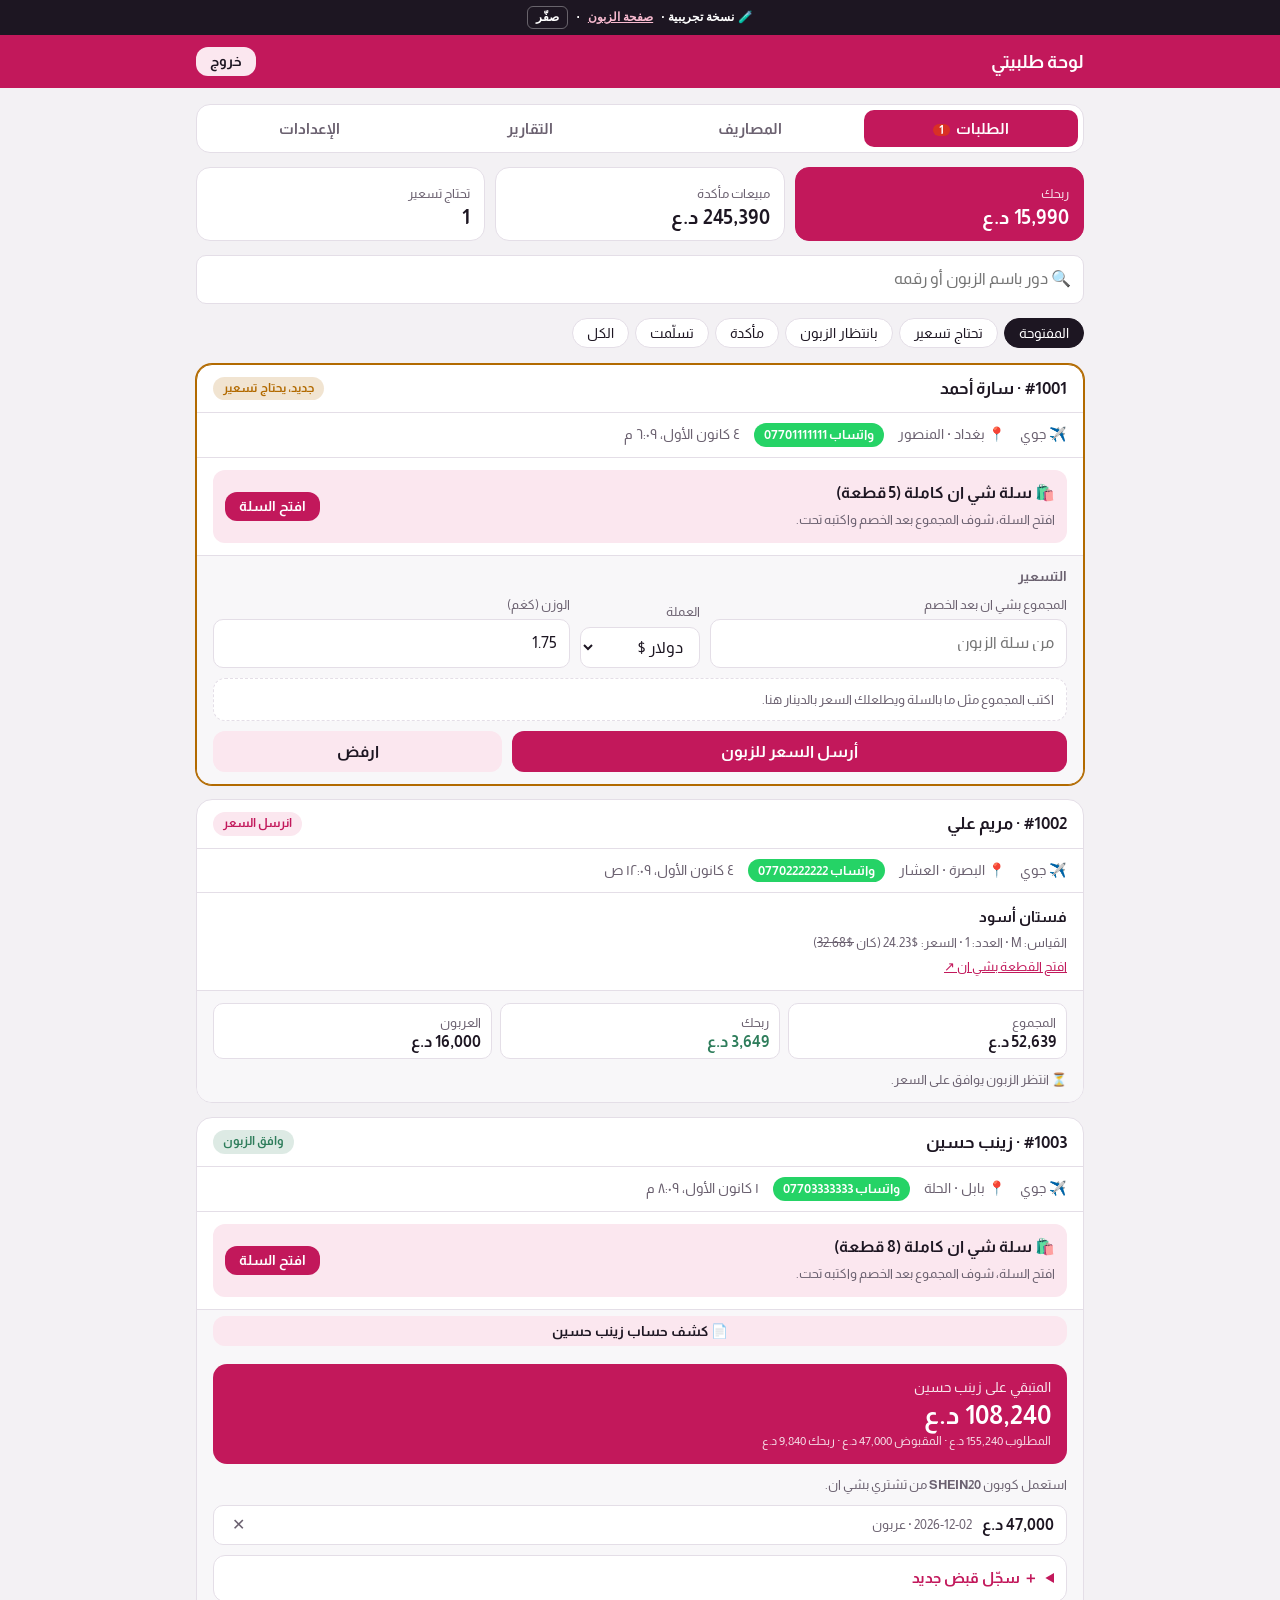
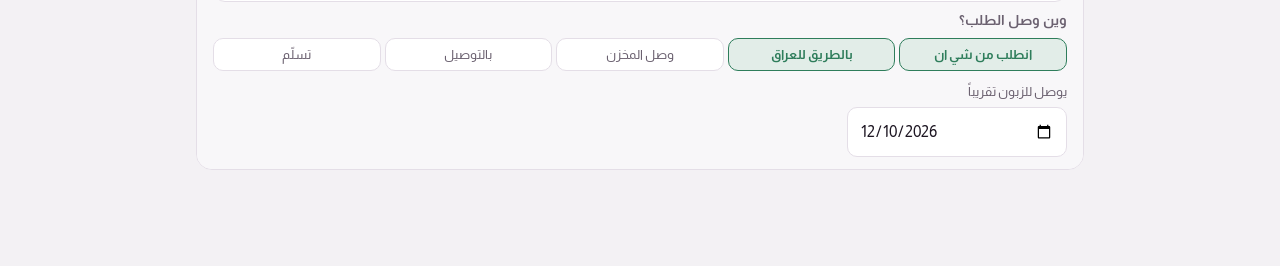
<file: demo/admin.html>
<!doctype html>
<html lang="ar" dir="rtl">
<head>
<meta charset="utf-8">
<meta name="viewport" content="width=device-width,initial-scale=1,viewport-fit=cover">
<title>لوحة طلبيتي</title>
<meta name="robots" content="noindex">
<link rel="stylesheet" href="https://fonts.googleapis.com/css2?family=Almarai:wght@400;700;800&display=swap">
<link rel="stylesheet" href="style.css?v=8">
<style>
body{font-size:16px}
.page{max-width:920px}
.top{display:flex;gap:6px;background:var(--card);border:1px solid var(--line);border-radius:14px;padding:5px}
.top button{flex:1;padding:10px;border:0;border-radius:10px;background:none;font:600 .95rem var(--display);color:var(--mute);cursor:pointer;position:relative}
.top button[aria-current="true"]{background:var(--accent);color:var(--accent-fg)}
.top .dot{background:var(--deal);color:#fff;font-size:.72rem;border-radius:9px;padding:0 6px;margin-inline-start:6px}
.kpis{display:grid;grid-template-columns:repeat(3,1fr);gap:10px}
.kpi{background:var(--card);border:1px solid var(--line);border-radius:14px;padding:12px 14px}
.kpi span{font-size:.8rem;color:var(--mute)}
.kpi b{display:block;font:700 1.25rem var(--display)}
.kpi.hi{background:var(--accent);border-color:var(--accent);color:var(--accent-fg)}.kpi.hi span{color:inherit;opacity:.85}
@media (max-width:560px){.kpis{grid-template-columns:1fr 1fr}.kpis .kpi:first-child{grid-column:1/-1}}
.filters{display:flex;gap:6px;overflow-x:auto;padding-bottom:2px}
.chip{padding:6px 14px;border-radius:999px;border:1.5px solid var(--line);background:var(--card);color:var(--ink);cursor:pointer;font:500 .88rem var(--body);white-space:nowrap}
.chip[aria-pressed="true"]{background:var(--ink);color:var(--card);border-color:var(--ink)}
.ao{border:1px solid var(--line);border-radius:16px;background:var(--card);overflow:hidden}
.ao.pending{border-color:var(--warn);box-shadow:0 0 0 1px var(--warn)}
.ao-h{display:flex;justify-content:space-between;align-items:center;gap:10px;padding:12px 16px;border-bottom:1px solid var(--line)}
.ao-h b{font:700 1.05rem var(--display)}
.ao-c{display:flex;flex-wrap:wrap;gap:6px 14px;padding:10px 16px;font-size:.88rem;color:var(--mute);border-bottom:1px solid var(--line)}
.wa{display:inline-flex;align-items:center;gap:4px;background:#25D366;color:#fff!important;text-decoration:none;border-radius:999px;padding:1px 10px;font-weight:600;font-size:.82rem}
.ao-i{padding:12px 16px;display:grid;gap:8px;border-bottom:1px solid var(--line)}
.it{display:flex;gap:10px;align-items:center}
.it img{width:52px;height:52px;object-fit:cover;border-radius:10px;flex:none;background:var(--bg)}
.it .t{flex:1;min-width:0;font-size:.92rem}
.it .t a{color:var(--accent);font-size:.8rem}
.basket{display:flex;align-items:center;justify-content:space-between;gap:10px;background:var(--soft);border-radius:12px;padding:10px 12px;flex-wrap:wrap}
.basket a.btn{width:auto;color:var(--accent-fg)}
.ao-a{padding:12px 16px;display:grid;gap:10px;background:color-mix(in srgb,var(--bg) 55%,var(--card))}
.ao-a h4{margin:0;font:600 .9rem var(--display);color:var(--mute)}
.row{display:flex;gap:10px;flex-wrap:wrap;align-items:end}
.row .field{flex:1;min-width:130px}
.pv{background:var(--card);border:1.5px dashed var(--line);border-radius:12px;padding:10px 12px;display:grid;gap:2px}
.pv .big{font:700 1.3rem var(--display);color:var(--accent)}
.sum{display:grid;grid-template-columns:repeat(auto-fit,minmax(130px,1fr));gap:8px}
.sum div{background:var(--card);border:1px solid var(--line);border-radius:10px;padding:8px 10px;font-size:.8rem;color:var(--mute)}
.sum b{display:block;color:var(--ink);font:700 1rem var(--display)}
.sum .me b{color:var(--ok)}
.steps{display:flex;gap:4px;flex-wrap:wrap}
.steps button{flex:1;min-width:90px;padding:8px 6px;border-radius:10px;border:1.5px solid var(--line);background:var(--card);font:500 .8rem var(--body);color:var(--mute);cursor:pointer}
.steps button.done{background:color-mix(in srgb,var(--ok) 14%,var(--card));border-color:var(--ok);color:var(--ok);font-weight:700}
.tog{display:flex;gap:8px;align-items:center;font-size:.9rem;cursor:pointer}
.tog input{width:20px;height:20px;accent-color:var(--ok)}
.citem{display:flex;justify-content:space-between;align-items:center;gap:10px;border:1px solid var(--line);border-radius:12px;padding:10px 12px;flex-wrap:wrap}
.citem b{font:700 1rem var(--display)}
.citem label{display:flex;gap:6px;align-items:center;font-size:.88rem}
.citem input{width:auto}
.hint{font-size:.8rem;color:var(--mute)}
.stl{border-bottom:1px dashed var(--line);padding:6px 0;display:grid;gap:2px}
.q{display:flex;justify-content:space-between;gap:8px;align-items:center}
@media print{body *{visibility:hidden}.stmt,.stmt *{visibility:visible}.stmt{position:absolute;inset:0 0 auto 0;border:0}.no-print{display:none!important}}
.owe{background:var(--accent);color:var(--accent-fg);border-radius:14px;padding:12px 16px;display:grid;gap:2px}
.owe span{font-size:.88rem;opacity:.9}.owe b{font:700 1.6rem var(--display)}.owe small{font-size:.78rem;opacity:.85}
.owe.ok{background:var(--ok)}
.pays{display:grid;gap:6px}
.pay{display:flex;align-items:center;gap:10px;border:1px solid var(--line);border-radius:10px;padding:6px 12px;background:var(--card)}
.pay .hint{flex:1}.pay button{background:none;border:0;color:var(--mute);font-size:1rem;cursor:pointer}
.addpay{background:var(--card);border:1px solid var(--line);border-radius:12px;padding:8px 12px}
.addpay[open]{display:grid;gap:10px}
.addpay summary{font:600 .95rem var(--display);color:var(--accent);cursor:pointer;padding:4px 0}
</style>
</head>
<body>
<header class="bar"><div class="container page"><b>لوحة طلبيتي</b><button class="btn sm ghost" type="button" id="logout" hidden>خروج</button></div></header>
<main class="container page" id="app"></main>
<script src="config.js"></script>
<script src="supabase.js"></script>
<script>
const cfg=window.TALABITI||{};
const db=cfg.SUPABASE_URL?supabase.createClient(cfg.SUPABASE_URL,cfg.SUPABASE_ANON_KEY):null;
const $=id=>document.getElementById(id);
const esc=s=>String(s??"").replace(/[&<>"']/g,c=>({"&":"&amp;","<":"&lt;",">":"&gt;",'"':"&quot;","'":"&#39;"}[c]));
const iqd=n=>Math.round(+n||0).toLocaleString("en-US")+" د.ع";
const aed=n=>"$"+((+n||0)/3.6725).toFixed(2);
const STAGES=["انطلب من شي ان","بالطريق للعراق","وصل المخزن","بالتوصيل","تسلّم"];
const ST={pending:"جديد، يحتاج تسعير",quoted:"انرسل السعر",accepted:"وافق الزبون",rejected:"مرفوض",cancelled:"ملغي"};
const USD_AED=3.6725;
const qCur=()=>"USD";
const saleAED=id=>{const v=+$("sa"+id).value||0,c=$("sc"+id)?$("sc"+id).value:"AED";return c==="USD"?v*USD_AED:v};
const curPref=()=>"USD";
const rateShown=()=>{const r=+settings?.rate_aed||0;return curPref()==="USD"?Math.round(r*USD_AED):r};
let adminEmail="";
let q="",rp="month",rFrom="",rTo="",stmtPhone="";
let orders=[],coupons=[],expenses=[],expOk=false,settings=null,filter="open",tab="orders";

function loginView(msg=""){
  $("app").innerHTML=`<div class="card" style="max-width:420px;margin:40px auto"><h2>تسجيل دخول</h2>
    <div class="field"><label for="em">الإيميل</label><input id="em" type="email" class="ltr" autocomplete="email"></div>
    <div class="field"><label for="pw">كلمة السر</label><input id="pw" type="password" class="ltr" autocomplete="current-password"></div>
    <p class="err" id="err">${esc(msg)}</p>
    <button class="btn" type="button" id="in">دخول</button></div>`;
  $("in").onclick=async()=>{const {error}=await db.auth.signInWithPassword({email:$("em").value.trim(),password:$("pw").value});if(error)$("err").textContent="الإيميل أو كلمة السر غلط.";else boot()};
}
async function load(){
  const [o,c,s,e]=await Promise.all([db.from("orders").select("*").order("created_at",{ascending:false}).limit(300),db.from("coupons").select("*").order("created_at"),db.from("settings").select("*").eq("id",1).single(),db.from("expenses").select("*").order("spent_on",{ascending:false}).order("id",{ascending:false}).limit(500)]);
  orders=o.data||[];coupons=c.data||[];settings=s.data;expOk=!e.error;expenses=e.data||[];
}
function view(){
  let pend=0,sales=0,profit=0;
  orders.forEach(o=>{if(o.status==="pending")pend++;if(o.status==="accepted"){sales+=+o.total_iqd;profit+=+o.comm_iqd}});
  const qq=q.trim().toLowerCase();
  const list=orders.filter(o=>!qq||(o.customer_name+" "+o.phone+" #"+o.id).toLowerCase().includes(qq)).filter(o=>filter==="all"||(filter==="open"?["pending","quoted"].includes(o.status)||(o.status==="accepted"&&o.stage<4):filter==="done"?o.status==="accepted"&&o.stage>=4:o.status===filter));
  const T=[["orders","الطلبات",pend],["expenses","المصاريف",0],["reports","التقارير",0],["settings","الإعدادات",0]];
  let body="";
  if(tab==="orders")body=`
    <div class="kpis">
      <div class="kpi hi"><span>ربحك</span><b class="num">${iqd(profit)}</b></div>
      <div class="kpi"><span>مبيعات مأكدة</span><b class="num">${iqd(sales)}</b></div>
      <div class="kpi"><span>تحتاج تسعير</span><b class="num">${pend}</b></div></div>
    <input id="q" type="search" placeholder="🔍 دور باسم الزبون أو رقمه" value="${esc(q)}">
    <div class="filters">${[["open","المفتوحة"],["pending","تحتاج تسعير"],["quoted","بانتظار الزبون"],["accepted","مأكدة"],["done","تسلّمت"],["all","الكل"]].map(([k,l])=>`<button type="button" class="chip" aria-pressed="${filter===k}" data-f="${k}">${l}</button>`).join("")}</div>
    ${list.length?list.map(card).join(""):`<p class="empty">ماكو طلبات هنا.</p>`}`;
  else if(tab==="reports")body=reportsHTML();
  else if(tab==="expenses"){
    let inc=0;orders.forEach(o=>{if(o.status==="accepted")inc+=(+o.comm_iqd||0)+(+o.ship_iqd||0)+(+o.delivery_iqd||0)});
    const tot=expenses.reduce((x,e)=>x+ +e.amount_iqd,0),net=inc-tot;
    const cats=[...new Set(["شحن","توصيل","أخرى",...expenses.map(e=>e.category)])],by=c=>expenses.filter(e=>e.category===c).reduce((x,e)=>x+ +e.amount_iqd,0);
    body=!expOk?`<div class="card"><h3>المصاريف</h3><p class="hint">هذا التبويب بعده مو مفعّل (جدول المصاريف مو مضاف بقاعدة البيانات). المطوّر يفعّله وبعدها يشتغل.</p></div>`:`
    <div class="kpis">
      <div class="kpi hi"><span>ربحك الصافي</span><b class="num">${iqd(net)}</b></div>
      <div class="kpi"><span>مجموع المصاريف</span><b class="num">${iqd(tot)}</b></div>
      <div class="kpi"><span>داخل من الطلبات المأكدة</span><b class="num">${iqd(inc)}</b></div></div>
    <p class="hint">الصافي = عمولتك + الشحن والتوصيل اللي أخذتهم من الزبايين − مصاريفك. ${cats.map(c=>`${c}: ${iqd(by(c))}`).join(" · ")}</p>
    <div class="card"><h3>سجّل مصروف</h3>
      <div class="row"><div class="field" style="flex:2"><label for="xTitle">شنو المصروف؟</label><input id="xTitle" placeholder="مثلاً: شحنة الأسبوع"></div>
        <div class="field"><label for="xCat">النوع (اختار أو اكتب نوع جديد)</label><input id="xCat" list="xCats" value="${esc(cats[0])}" autocomplete="off"><datalist id="xCats">${cats.map(c=>`<option value="${esc(c)}">`).join("")}</datalist></div></div>
      <div class="row"><div class="field"><label for="xAmt">المبلغ</label><input id="xAmt" type="number" inputmode="decimal" step="any"></div>
        <div class="field" style="max-width:130px"><label for="xCur">العملة</label><select id="xCur"><option value="IQD">دينار</option><option value="USD">دولار</option></select></div></div>
      <p class="hint" id="xConv"></p>
      <div class="row">
        <div class="field"><label for="xDate">التاريخ</label><input id="xDate" type="date" value="${new Date().toISOString().slice(0,10)}"></div></div>
      <p class="err" id="xErr"></p><button class="btn" type="button" id="addX">أضف المصروف</button></div>
    ${expenses.length?`<div class="card"><h3>المصاريف المسجلة</h3>${expenses.map(e=>`<div class="citem"><span><b>${esc(e.title)}</b> <span class="pill new">${esc(e.category)}</span><br><span class="hint">${esc(e.spent_on)}</span></span><span style="display:flex;gap:10px;align-items:center"><b class="num">${iqd(e.amount_iqd)}</b><button class="btn sm ghost" type="button" data-delx="${e.id}">احذف</button></span></div>`).join("")}</div>`:`<p class="empty">ماكو مصاريف مسجلة.</p>`}`;
  }
  else body=`<div class="card"><h3>عروض اليوم</h3><p class="hint">الكوبونات الفعّالة تطلع للزبون بالموقع، وأحسن كوبون ينحسب وحده بالتسعير. استعمل نفس الكود بشي ان من تشتري.</p>
      ${coupons.length?coupons.map(c=>`<div class="citem"><span><b class="ltr">${esc(c.code)}</b> · خصم ${+c.pct}% ${+c.min_aed?`· فوق $${Math.round(c.min_aed/3.6725)}`:"· على أي طلب"}</span><span style="display:flex;gap:10px;align-items:center"><label><input type="checkbox" data-on="${c.id}"${c.active?" checked":""}> فعّال</label><button class="btn sm ghost" type="button" data-del="${c.id}">احذف</button></span></div>`).join(""):`<p class="hint">ماكو كوبونات بعد.</p>`}
      <h3 style="margin-top:8px">كوبون جديد</h3>
      <div class="row"><div class="field"><label for="nCode">الكود (مثل ما بشي ان)</label><input id="nCode" class="ltr"></div><div class="field"><label for="nPct">الخصم ٪</label><input id="nPct" type="number" value="20"></div><div class="field"><label for="nMin">إذا الطلب فوق ($)</label><input id="nMin" type="number" value="0"></div></div>
      <button class="btn" type="button" id="addC">أضف الكوبون</button></div>
    <div class="card"><h3>الأسعار</h3>
      <div class="row">
        <div class="field"><label for="sCur">سعر الصرف حسب</label><select id="sCur"><option value="USD" selected>الدولار</option></select></div>
        <div class="field"><label for="sRate" id="sRateL">${curPref()==="USD"?"الدولار بكم دينار؟":"الدرهم بكم دينار؟"}</label><input id="sRate" type="number" inputmode="decimal" step="any" value="${rateShown()}"></div>
        <div class="field"><label for="sComm">ربحك (عمولة ٪)</label><input id="sComm" type="number" value="${+settings?.commission_pct}"></div></div>
      <div class="row">
        <div class="field"><label for="sShip">شحن جوي ✈️ لكل كيلو (دينار)</label><input id="sShip" type="number" value="${+settings?.ship_per_kg}"></div>
        <div class="field"><label for="sSea">شحن بحري 🚢 لكل متر مكعب (دينار)</label><input id="sSea" type="number" value="${settings&&"ship_sea_per_cbm" in settings?+settings.ship_sea_per_cbm:""}" ${settings&&"ship_sea_per_cbm" in settings?"":"disabled placeholder=\"يتفعّل بعد تحديث قاعدة البيانات\""}></div>
        <div class="field"><label for="sDel">التوصيل (دينار)</label><input id="sDel" type="number" value="${+settings?.delivery}"></div>
        <div class="field"><label for="sDep">العربون ٪</label><input id="sDep" type="number" value="${+settings?.deposit_pct}"></div></div>
      <h3 style="margin-top:8px">الصفحة</h3>
      <div class="field"><label for="sName">اسم الصفحة</label><input id="sName" value="${esc(settings?.shop_name)}"></div>
      <div class="field"><label for="sWa">رقم الواتساب</label><input id="sWa" class="ltr" value="${esc(settings?.whatsapp)}"></div>
      <div class="field"><label for="sUrl">رابط شي ان</label><input id="sUrl" class="ltr" value="${esc(settings?.shein_url)}"></div>
      <p class="hint">كل الأسعار بالدولار، والزبون يشوف السعر النهائي بالدينار حسب سعر الصرف اللي تحطه.</p><p class="sub" id="sMsg"></p>
      <button class="btn" type="button" id="saveS">احفظ</button></div>
    <div class="card"><h3>حساب الدخول</h3>
      <p class="hint">الإيميل الحالي: <b class="ltr">${esc(adminEmail)}</b></p>
      <div class="field"><label for="aMail">إيميل جديد (اختياري)</label><input id="aMail" type="email" class="ltr" autocomplete="off"></div>
      <div class="field"><label for="aPw">كلمة سر جديدة (٨ أحرف على الأقل)</label><input id="aPw" type="password" class="ltr" autocomplete="new-password"></div>
      <div class="field"><label for="aPw2">أعد كتابة كلمة السر</label><input id="aPw2" type="password" class="ltr" autocomplete="new-password"></div>
      <p class="hint">تغيير الإيميل يوصلك عليه رابط تأكيد، وما يتغير إلا بعد ما تفتحه.</p>
      <p class="sub" id="aMsg"></p><button class="btn" type="button" id="saveA">حدّث حساب الدخول</button></div>
    <div class="card"><h3>نسخة احتياطية</h3><p class="hint">تنزل ملفين تفتحهم بالإكسل: الطلبات والمصاريف.</p>
      <button class="btn ghost" type="button" id="bk">⬇️ نزّل نسخة احتياطية (إكسل)</button>
      <p class="hint" style="margin-top:8px">النسخة الكاملة: ملف واحد بكل بيانات النظام (الطلبات، القبض، المصاريف، الكوبونات، الإعدادات) تحتفظ بيه إذا صار شي.</p>
      <p class="sub" id="bkMsg"></p><button class="btn" type="button" id="bkFull">💾 نسخة كاملة للنظام</button></div>`;
  $("app").innerHTML=`<div class="top">${T.map(([k,l,n])=>`<button type="button" data-tab="${k}" aria-current="${tab===k}">${l}${n?`<span class="dot">${n}</span>`:""}</button>`).join("")}</div>${body}`;
  bind();
}

function dstr(d){return new Date(d).toISOString().slice(0,10)}
function range(){const now=new Date(),t=dstr(now);
  if(rp==="today")return[t,t];
  if(rp==="week"){const d=new Date(now);d.setDate(d.getDate()-6);return[dstr(d),t]}
  if(rp==="month")return[t.slice(0,8)+"01",t];
  if(rp==="custom")return[rFrom||"0000-00-00",rTo||"9999-12-31"];
  return["0000-00-00","9999-12-31"]}
function reportsHTML(){
  const [a,b]=range();
  const os=orders.filter(o=>o.status==="accepted"&&dstr(o.accepted_at||o.created_at)>=a&&dstr(o.accepted_at||o.created_at)<=b);
  const ex=expenses.filter(e=>e.spent_on>=a&&e.spent_on<=b);
  const sum=(arr,f)=>arr.reduce((x,o)=>x+(+f(o)||0),0);
  const sales=sum(os,o=>o.total_iqd),goods=sum(os,o=>o.goods_iqd),comm=sum(os,o=>o.comm_iqd),ship=sum(os,o=>o.ship_iqd)+sum(os,o=>o.delivery_iqd),exp=sum(ex,e=>e.amount_iqd);
  const paid=sum(os,o=>o.paid_iqd),net=comm+ship-exp;
  const by={};os.forEach(o=>{const k=o.phone;(by[k]=by[k]||{name:o.customer_name,phone:o.phone,n:0,sales:0,comm:0}).n++;by[k].sales+=+o.total_iqd||0;by[k].comm+=+o.comm_iqd||0});
  const top=Object.values(by).sort((x,y)=>y.sales-x.sales).slice(0,10);
  const lbl={today:"اليوم",week:"آخر ٧ أيام",month:"هذا الشهر",all:"الكل",custom:"فترة محددة"}[rp];
  window.__report=`📊 تقرير ${lbl}${rp==="custom"?` (${a} → ${b})`:""}\nالطلبات المأكدة: ${os.length}\nالمبيعات: ${iqd(sales)}\nبضاعة شي ان: ${iqd(goods)}\nعمولتك: ${iqd(comm)}\nشحن وتوصيل مأخوذ: ${iqd(ship)}\nالمصاريف: ${iqd(exp)}\nالربح الصافي: ${iqd(net)}\nالمقبوض فعلاً: ${iqd(paid)}\nالمتبقي عند الزبايين: ${iqd(sales-paid)}`;
  const custs={};orders.filter(o=>o.status==="accepted").forEach(o=>custs[o.phone]=o.customer_name);
  return `
  <div class="filters">${[["today","اليوم"],["week","آخر ٧ أيام"],["month","هذا الشهر"],["all","الكل"],["custom","فترة محددة"]].map(([k,l])=>`<button type="button" class="chip" aria-pressed="${rp===k}" data-rp="${k}">${l}</button>`).join("")}</div>
  ${rp==="custom"?`<div class="row"><div class="field"><label for="rF">من</label><input id="rF" type="date" value="${esc(rFrom)}"></div><div class="field"><label for="rT">إلى</label><input id="rT" type="date" value="${esc(rTo)}"></div></div>`:""}
  <div class="kpis"><div class="kpi hi"><span>الربح الصافي</span><b class="num">${iqd(net)}</b></div><div class="kpi"><span>المبيعات</span><b class="num">${iqd(sales)}</b></div><div class="kpi"><span>الطلبات</span><b class="num">${os.length}</b></div></div>
  <div class="card"><h3>تفصيل الأرباح</h3>
    <div class="q"><span>عمولتك</span><b class="num">${iqd(comm)}</b></div>
    <div class="q"><span>+ شحن وتوصيل أخذته من الزبايين</span><b class="num">${iqd(ship)}</b></div>
    <div class="q d"><span>− مصاريفك</span><b class="num">${iqd(exp)}</b></div>
    <div class="q t"><span>= الربح الصافي</span><b class="num">${iqd(net)}</b></div>
    <p class="hint">بضاعة شي ان اللي دفعتها: ${iqd(goods)} · المقبوض فعلاً من الزبايين: ${iqd(paid)} · المتبقي عندهم: ${iqd(Math.max(0,sales-paid))}</p>
    <button class="btn sm ghost" type="button" id="cpRep">📋 انسخ التقرير</button></div>
  ${top.length?`<div class="card"><h3>أحسن الزبايين</h3>${top.map(c=>`<div class="citem"><span><b>${esc(c.name)}</b> <span class="hint">${c.n} طلب</span></span><span><b class="num">${iqd(c.sales)}</b> <span class="hint">ربحك ${iqd(c.comm)}</span></span></div>`).join("")}</div>`:""}
  <div class="card"><h3>كشف حساب زبون</h3>
    <div class="field"><label for="stSel">اختار الزبون</label><select id="stSel"><option value="">—</option>${Object.entries(custs).map(([ph,nm])=>`<option value="${esc(ph)}"${ph===stmtPhone?" selected":""}>${esc(nm)} · ${esc(ph)}</option>`).join("")}</select></div></div>
  ${stmtPhone?stmtHTML(stmtPhone):""}`;
}
function stmtHTML(ph){
  const os=orders.filter(o=>o.phone===ph&&o.status==="accepted").sort((x,y)=>new Date(x.created_at)-new Date(y.created_at));
  if(!os.length)return"";
  const nm=os[0].customer_name,tot=os.reduce((x,o)=>x+(+o.total_iqd||0),0),paid=os.reduce((x,o)=>x+(+o.paid_iqd||0),0),left=Math.max(0,tot-paid);
  const sh=settings?.shop_name||"طلبيتي";
  const d=x=>new Date(x).toLocaleDateString("ar-IQ",{day:"numeric",month:"short",year:"numeric"});
  let txt=`🧾 كشف حساب — ${sh}\nالزبون: ${nm} (${ph})\nالتاريخ: ${d(new Date())}\n`;
  os.forEach(o=>{txt+=`\nطلب #${o.id} (${d(o.created_at)}): ${iqd(o.total_iqd)}\n`;(o.payments||[]).forEach(q=>{txt+=`  • قبض ${iqd(q.amount)} — ${q.date||""}${q.note?` (${q.note})`:""}\n`});txt+=`  المتبقي: ${iqd(Math.max(0,o.total_iqd-(o.paid_iqd||0)))}\n`});
  txt+=`\nالمجموع: ${iqd(tot)}\nالمقبوض: ${iqd(paid)}\nالمتبقي: ${iqd(left)}`;
  window.__stmt=txt;
  return `<div class="card stmt"><h3>🧾 كشف حساب — ${esc(sh)}</h3>
    <p class="sub">${esc(nm)} · <span class="ltr">${esc(ph)}</span> · ${d(new Date())}</p>
    ${os.map(o=>{const pl=Array.isArray(o.payments)?o.payments:[];return `<div class="stl"><div class="q"><b>طلب #${o.id}</b><span class="hint">${d(o.created_at)}</span><b class="num">${iqd(o.total_iqd)}</b></div>
      ${pl.map(q=>`<div class="q hint"><span>قبض · ${esc(q.date||"")}${q.note?` · ${esc(q.note)}`:""}</span><span class="num">${iqd(q.amount)}</span></div>`).join("")}
      <div class="q"><span>المتبقي</span><b class="num">${iqd(Math.max(0,o.total_iqd-(o.paid_iqd||0)))}</b></div></div>`}).join("")}
    <div class="owe${left>0?"":" ok"}"><span>${left>0?"المتبقي على الزبون":"✓ مسدّد بالكامل"}</span><b class="num">${iqd(left)}</b><small>المجموع ${iqd(tot)} · المقبوض ${iqd(paid)}</small></div>
    <div class="row no-print"><button class="btn sm" type="button" id="stCopy">📋 انسخ</button><a class="btn sm ghost" target="_blank" rel="noopener" href="https://wa.me/${esc(ph.replace(/^0/,"964"))}?text=${encodeURIComponent(txt)}">واتساب للزبون</a><button class="btn sm ghost" type="button" id="stPrint">🖨️ طباعة / PDF</button></div></div>`;
}
function card(o){
  const items=o.items.map(i=>i.basket
    ?`<div class="basket"><span><b>🛍️ ${esc(i.name)}</b><br><span class="hint">${+i.sale>0?`الزبون كتب المجموع $${(i.sale/3.6725).toFixed(2)} وانحسب السعر تلقائياً. افتح السلة وتأكد إنه مطابق.`:"افتح السلة، شوف المجموع بعد الخصم واكتبه تحت."}</span></span><a class="btn sm" href="${esc(i.link)}" target="_blank" rel="noopener">افتح السلة</a></div>`
    :`<div class="it">${i.img?`<img src="${esc(i.img)}" alt="">`:""}<div class="t"><b>${esc(i.name)}</b><br><span class="hint">القياس: ${esc(i.size)} · العدد: ${i.qty}${+i.orig>0?` · السعر: $<bdi>${(i.sale/3.6725).toFixed(2)}</bdi>${i.sale<i.orig?` (كان <s>$<bdi>${(i.orig/3.6725).toFixed(2)}</bdi></s>)`:""}`:""}</span><br><a href="${esc(i.link)}" target="_blank" rel="noopener">افتح القطعة بشي ان ↗</a></div></div>`).join("");
  let act="";
  if(o.status==="pending"){
    const qty=o.items.reduce((a,i)=>a+(i.basket?+i.count||1:+i.qty),0);
    act=`<h4>التسعير</h4><div class="row"><div class="field"><label for="sa${o.id}">المجموع بشي ان بعد الخصم</label><input id="sa${o.id}" type="number" step="0.01" inputmode="decimal" value="${+o.sale_aed?(qCur()==="USD"?+o.sale_aed/USD_AED:+o.sale_aed).toFixed(2):""}" placeholder="من سلة الزبون"></div>
      <div class="field" style="min-width:90px;max-width:120px"><label for="sc${o.id}">العملة</label><select id="sc${o.id}" data-sc="${o.id}"><option value="USD" selected>دولار $</option></select></div>
      ${o.ship_mode==="sea"?`<input id="k${o.id}" type="hidden" value="0"></div>
      <div class="row"><div class="field"><label for="L${o.id}">🚢 الطول (سم)</label><input id="L${o.id}" type="number" inputmode="decimal" step="any" placeholder="40"></div>
        <div class="field"><label for="W${o.id}">العرض (سم)</label><input id="W${o.id}" type="number" inputmode="decimal" step="any" placeholder="30"></div>
        <div class="field"><label for="H${o.id}">الارتفاع (سم)</label><input id="H${o.id}" type="number" inputmode="decimal" step="any" placeholder="20"></div></div>`
      :`<div class="field"><label for="k${o.id}">الوزن (كغم)</label><input id="k${o.id}" type="number" step="0.05" value="${(qty*0.35).toFixed(2)}"></div></div>`}
      <div class="pv" id="pv${o.id}" data-pv="${o.id}"></div>
      <div class="row"><button class="btn" style="flex:2" type="button" data-q="${o.id}">أرسل السعر للزبون</button><button class="btn ghost" style="flex:1" type="button" data-rej="${o.id}">ارفض</button></div>`;
  }else if(o.status==="quoted"||o.status==="accepted"){
    const cpn=o.coupon_code?`<p class="hint">استعمل كوبون <b class="ltr">${esc(o.coupon_code)}</b> من تشتري بشي ان.</p>`:"";
    if(o.status==="quoted")act=`<div class="sum"><div>المجموع<b class="num">${iqd(o.total_iqd)}</b></div><div class="me">ربحك<b class="num">${iqd(o.comm_iqd)}</b></div><div>العربون<b class="num">${iqd(o.deposit_iqd)}</b></div></div>${cpn}<p class="hint">⏳ انتظر الزبون يوافق على السعر.</p>`;
    else{const pays=Array.isArray(o.payments)?o.payments:[],paid=pays.reduce((x,q)=>x+ +q.amount,0),left=Math.max(0,(+o.total_iqd||0)-paid);
      act=`<div class="owe${left>0?"":" ok"}"><span>${left>0?`المتبقي على ${esc(o.customer_name)}`:"✓ مسدّد بالكامل"}</span><b class="num">${iqd(left)}</b>
        <small>المطلوب ${iqd(o.total_iqd)} · المقبوض ${iqd(paid)} · ربحك ${iqd(o.comm_iqd)}</small></div>${cpn}
      ${pays.length?`<div class="pays">${pays.map((q,i)=>`<div class="pay"><b class="num">${iqd(q.amount)}</b><span class="hint">${esc(q.date||"")}${q.note?` · ${esc(q.note)}`:""}</span><button type="button" data-delp="${o.id}:${i}" aria-label="احذف">✕</button></div>`).join("")}</div>`:""}
      <details class="addpay"${pays.length?"":" open"}><summary>＋ سجّل قبض جديد</summary>
        <div class="row"><div class="field" style="flex:2"><label for="px${o.id}">المبلغ</label><input id="px${o.id}" type="number" inputmode="decimal" step="any"></div>
          <div class="field" style="min-width:90px"><label for="pc${o.id}">العملة</label><select id="pc${o.id}"><option value="IQD">دينار</option><option value="USD">دولار</option></select></div></div>
        <div class="field"><label for="pn${o.id}">ملاحظة (اختياري)</label><input id="pn${o.id}" placeholder="عربون، تحويل..."></div>
        <p class="err" id="pe${o.id}"></p><button class="btn" type="button" data-pay="${o.id}">سجّل قبض</button></details>`}
    if(o.status==="accepted")act+=`
      <h4>وين وصل الطلب؟</h4><div class="steps">${STAGES.map((s,i)=>`<button type="button" class="${i<=o.stage&&(o.stage>0||o.deposit_paid||+o.paid_iqd>0)?"done":""}" data-stg="${o.id}:${i}">${s}</button>`).join("")}</div>
      <div class="row"><div class="field" style="max-width:220px"><label for="eta${o.id}">يوصل للزبون تقريباً</label><input id="eta${o.id}" type="date" data-eta="${o.id}" value="${o.eta||""}"></div></div>`;
  }
  const tel=o.phone.replace(/^0/,"964");
  const pill=o.status==="accepted"&&o.stage>=4?["ok","تسلّم ✓"]:[o.status==="pending"?"wait":o.status==="accepted"?"ok":o.status==="quoted"?"new":"off",ST[o.status]];
  return`<div class="ao${o.status==="pending"?" pending":""}">
    <div class="ao-h"><b>#${o.id} · ${esc(o.customer_name)}</b><span class="pill ${pill[0]}">${pill[1]}</span></div>
    <div class="ao-c"><span>${o.ship_mode==="sea"?"🚢 بحري":"✈️ جوي"}</span><span>📍 ${esc(o.city)}${o.address?` · ${esc(o.address)}`:""}</span><a class="wa ltr" href="https://wa.me/${esc(tel)}" target="_blank" rel="noopener">واتساب ${esc(o.phone)}</a><span>${new Date(o.created_at).toLocaleString("ar-IQ",{day:"numeric",month:"short",hour:"numeric",minute:"2-digit"})}</span>${o.note?`<span>📝 ${esc(o.note)}</span>`:""}</div>
    <div class="ao-i">${items}</div>${o.status==="accepted"?`<div class="ao-a" style="padding-block:6px"><button class="btn sm ghost" type="button" data-stmt="${esc(o.phone)}">📄 كشف حساب ${esc(o.customer_name)}</button></div>`:""}${act?`<div class="ao-a">${act}</div>`:""}</div>`;
}
function bind(){
  const A=$("app");
  A.querySelectorAll("[data-tab]").forEach(b=>b.onclick=()=>{tab=b.dataset.tab;view()});
  A.querySelectorAll("[data-rp]").forEach(b=>b.onclick=()=>{rp=b.dataset.rp;view()});
  if($("rF"))$("rF").onchange=e=>{rFrom=e.target.value;view()};
  if($("rT"))$("rT").onchange=e=>{rTo=e.target.value;view()};
  if($("stSel"))$("stSel").onchange=e=>{stmtPhone=e.target.value;view()};
  A.querySelectorAll("[data-stmt]").forEach(b=>b.onclick=()=>{stmtPhone=b.dataset.stmt;tab="reports";view();window.scrollTo(0,0)});
  const cp=async(t,btn)=>{try{await navigator.clipboard.writeText(t);const o=btn.textContent;btn.textContent="اننسخ ✓";setTimeout(()=>btn.textContent=o,1500)}catch{prompt("انسخ من هنا:",t)}};
  if($("cpRep"))$("cpRep").onclick=e=>cp(window.__report,e.target);
  if($("stCopy"))$("stCopy").onclick=e=>cp(window.__stmt,e.target);
  if($("stPrint"))$("stPrint").onclick=()=>window.print();
  if($("q"))$("q").oninput=e=>{q=e.target.value;const pos=e.target.selectionStart;view();const n=$("q");n.focus();n.setSelectionRange(pos,pos)};
  A.querySelectorAll("[data-f]").forEach(b=>b.onclick=()=>{filter=b.dataset.f;view()});
  const cbmOf=id=>$("L"+id)?(+$("L"+id).value||0)*(+$("W"+id).value||0)*(+$("H"+id).value||0)/1e6:0;
  const preview=id=>{const S=settings,el=$("pv"+id);if(!S||!el)return;const sale=saleAED(id),kg=+$("k"+id).value||0;
    if(!(sale>0)){el.innerHTML=`<span class="hint">اكتب المجموع مثل ما بالسلة ويطلعلك السعر بالدينار هنا.</span>`;return}
    const c=coupons.filter(x=>x.active&&sale>=+x.min_aed).sort((a,b)=>b.pct-a.pct)[0],net=sale-(c?sale*c.pct/100:0);
    const od=orders.find(x=>x.id===id)||{},off=+od.ship_off_pct||0,sea=od.ship_mode==="sea",cbm=sea?cbmOf(id):0;
    const goods=Math.round(net*S.rate_aed),ship=Math.round(Math.round(sea?cbm*(+S.ship_sea_per_cbm||0):kg*S.ship_per_kg)*(100-off)/100),comm=Math.round(goods*S.commission_pct/100),tot=goods+ship+comm+ +S.delivery;
    el.innerHTML=`<span class="hint">السعر للزبون</span><span class="big num">${iqd(tot)}</span><span class="hint">بضاعة ${iqd(goods)} · شحن ${sea?`بحري 🚢 (${cbm.toFixed(3)} م³)`:"جوي ✈️"} ${iqd(ship)}${off?` (خصم لمّة ${off}%)`:""} · توصيل ${iqd(S.delivery)} · <b style="color:var(--ok)">ربحك ${iqd(comm)}</b>${c?` · بكوبون ${esc(c.code)}`:""}</span>`};
  A.querySelectorAll("[data-pv]").forEach(x=>{const id=+x.dataset.pv;preview(id);$("sa"+id).oninput=$("k"+id).oninput=()=>preview(id);if($("sc"+id))$("sc"+id).onchange=e=>{try{localStorage.setItem("qcur",e.target.value)}catch{}const v=+$("sa"+id).value||0;if(v)$("sa"+id).value=(e.target.value==="USD"?v/USD_AED:v*USD_AED).toFixed(2);preview(id)};["L","W","H"].forEach(d=>{if($(d+id))$(d+id).oninput=()=>preview(id)})});
  A.querySelectorAll("[data-q]").forEach(b=>b.onclick=async()=>{const id=+b.dataset.q;if(!(saleAED(id)>0)){$("pv"+id).innerHTML=`<span class="err">اكتب مجموع السلة أول.</span>`;return}b.disabled=true;
    const sea=!!$("L"+id),cbm=cbmOf(id);if(sea&&!(cbm>0)){alert("اكتب الطول والعرض والارتفاع للشحنة البحرية.");return}
    const {error}=await db.rpc("quote_order",sea?{p_id:id,p_kg:0,p_sale_aed:Math.round(saleAED(id)*100)/100||null,p_cbm:cbm}:{p_id:id,p_kg:+$("k"+id).value||0,p_sale_aed:Math.round(saleAED(id)*100)/100||null});
    if(error){alert(error.message)}await load();view();});
  A.querySelectorAll("[data-rej]").forEach(b=>b.onclick=async()=>{await db.from("orders").update({status:"rejected"}).eq("id",+b.dataset.rej);await load();view()});
  const savePays=async(o,arr)=>{const paid=arr.reduce((x,q)=>x+ +q.amount,0);
    return db.from("orders").update({payments:arr,paid_iqd:paid,deposit_paid:paid>0&&paid>=(+o.deposit_iqd||0)}).eq("id",o.id)};
  A.querySelectorAll("[data-pay]").forEach(b=>b.onclick=async()=>{const id=+b.dataset.pay,o=orders.find(q=>q.id===id),er=$("pe"+id);er.textContent="";
    const raw=+$("px"+id).value,usd=$("pc"+id).value==="USD",amt=Math.round(usd?raw*(+settings?.rate_aed||0)*USD_AED:raw);
    if(!(amt>0)){er.textContent="اكتب مبلغ القبض.";return}
    let note=$("pn"+id).value.trim();if(usd)note=(note?note+" · ":"")+`${raw}$`;
    b.disabled=true;const arr=[...(Array.isArray(o.payments)?o.payments:[]),{amount:amt,note,date:new Date().toISOString().slice(0,10)}];
    const {error}=await savePays(o,arr);if(error){er.textContent=/payments|paid_iqd/.test(error.message)?"ميزة القبض بعدها مو مفعّلة بقاعدة البيانات.":error.message;b.disabled=false;return}await load();view()});
  A.querySelectorAll("[data-delp]").forEach(x=>x.onclick=async()=>{const [id,i]=x.dataset.delp.split(":").map(Number),o=orders.find(q=>q.id===id);if(!confirm("تحذف هذا القبض؟"))return;
    const arr=(o.payments||[]).filter((_,k)=>k!==i);await savePays(o,arr);await load();view()});
  A.querySelectorAll("[data-eta]").forEach(x=>x.onchange=async()=>{await db.from("orders").update({eta:x.value||null}).eq("id",+x.dataset.eta);await load();view()});
  A.querySelectorAll("[data-stg]").forEach(x=>x.onclick=async()=>{const [id,st]=x.dataset.stg.split(":").map(Number);await db.from("orders").update({stage:st}).eq("id",id);await load();view()});
  A.querySelectorAll("[data-on]").forEach(x=>x.onchange=async()=>{await db.from("coupons").update({active:x.checked}).eq("id",+x.dataset.on);await load();view()});
  A.querySelectorAll("[data-del]").forEach(x=>x.onclick=async()=>{await db.from("coupons").delete().eq("id",+x.dataset.del);await load();view()});
  const usdRate=()=>(+settings?.rate_aed||0)*USD_AED;
  const xIqd=()=>{const a=+$("xAmt").value||0;return $("xCur").value==="USD"?Math.round(a*usdRate()):Math.round(a)};
  const xConv=()=>{$("xConv").textContent=$("xCur").value==="USD"&&+$("xAmt").value>0?`= ${iqd(xIqd())} (على سعر الدولار ${iqd(usdRate())} من الإعدادات)`:""};
  if($("xAmt")){$("xAmt").oninput=xConv;$("xCur").onchange=xConv}
  if($("addX"))$("addX").onclick=async()=>{let t=$("xTitle").value.trim();const a=xIqd(),cat=$("xCat").value.trim()||"أخرى";if(!t||!(a>0)){$("xErr").textContent="اكتب اسم المصروف والمبلغ.";return}
    if($("xCur").value==="USD")t+=` (${+$("xAmt").value}$)`;
    const {error}=await db.from("expenses").insert({title:t,category:cat,amount_iqd:a,spent_on:$("xDate").value||undefined});if(error){$("xErr").textContent=error.message;return}await load();view()};
  A.querySelectorAll("[data-delx]").forEach(x=>x.onclick=async()=>{if(!confirm("تحذف هذا المصروف؟"))return;await db.from("expenses").delete().eq("id",+x.dataset.delx);await load();view()});
  if($("addC"))$("addC").onclick=async()=>{const code=$("nCode").value.trim().toUpperCase();if(!code)return;await db.from("coupons").insert({code,pct:+$("nPct").value,min_aed:Math.round((+$("nMin").value||0)*3.6725*100)/100});await load();view()};
  if($("sCur"))$("sCur").onchange=()=>{const old=curPref(),nw=$("sCur").value,v=+$("sRate").value||0;
    const aed=old==="USD"?v/USD_AED:v;try{localStorage.setItem("cur",nw)}catch{}
    $("sRate").value=nw==="USD"?Math.round(aed*USD_AED):Math.round(aed*100)/100;$("sRateL").textContent=nw==="USD"?"الدولار بكم دينار؟":"الدرهم بكم دينار؟"};
  if($("saveA"))$("saveA").onclick=async()=>{const m=$("aMail").value.trim(),pw=$("aPw").value,pw2=$("aPw2").value,msg=$("aMsg");msg.className="err";
    if(!m&&!pw){msg.textContent="اكتب إيميل جديد أو كلمة سر جديدة.";return}
    if(pw&&pw.length<8){msg.textContent="كلمة السر لازم ٨ أحرف أو أكثر.";return}
    if(pw&&pw!==pw2){msg.textContent="كلمتين السر مو متطابقتين.";return}
    const upd={};if(m)upd.email=m;if(pw)upd.password=pw;
    const {error}=await db.auth.updateUser(upd);
    if(error){msg.textContent=error.message;return}
    msg.className="sub";msg.textContent=(pw?"انغيّرت كلمة السر ✓ ":"")+(m?"وصلك رابط تأكيد على الإيميل الجديد.":"");$("aPw").value=$("aPw2").value=""};
  if($("bkFull"))$("bkFull").onclick=async()=>{const m=$("bkMsg");m.className="sub";m.textContent="دا أجمع البيانات…";
    const out={app:"talabiti",exported_at:new Date().toISOString()};
    for(const t of ["orders","expenses","coupons","settings"]){const {data,error}=await db.from(t).select("*");if(error){m.className="err";m.textContent=t+": "+error.message;return}out[t]=data}
    const a=document.createElement("a");a.href=URL.createObjectURL(new Blob([JSON.stringify(out,null,1)],{type:"application/json"}));a.download="talabiti-backup-"+new Date().toISOString().slice(0,10)+".json";document.body.appendChild(a);a.click();a.remove();
    m.textContent=`انحفظت النسخة ✓ (${out.orders.length} طلب، ${out.expenses.length} مصروف)`};
  if($("bk"))$("bk").onclick=()=>{const csv=(name,head,rows)=>{const e=v=>`"${String(v??"").replace(/"/g,'""')}"`;
      const t="\ufeff"+[head,...rows].map(r=>r.map(e).join(",")).join("\r\n");const a=document.createElement("a");a.href=URL.createObjectURL(new Blob([t],{type:"text/csv;charset=utf-8"}));a.download=name+"-"+new Date().toISOString().slice(0,10)+".csv";document.body.appendChild(a);a.click();a.remove()};
    csv("orders",["رقم","التاريخ","الزبون","الموبايل","المحافظة","الحالة","المرحلة","المجموع","العمولة","المقبوض","المتبقي","كوبون","الرابط الأول"],orders.map(o=>[o.id,String(o.created_at).slice(0,10),o.customer_name,o.phone,o.city,ST[o.status]||o.status,STAGES[o.stage]||"",o.total_iqd,o.comm_iqd,o.paid_iqd,Math.max(0,(+o.total_iqd||0)-(+o.paid_iqd||0)),o.coupon_code,(o.items&&o.items[0]&&o.items[0].link)||""]));
    setTimeout(()=>csv("expenses",["التاريخ","المصروف","النوع","المبلغ (دينار)"],expenses.map(e=>[e.spent_on,e.title,e.category,e.amount_iqd])),400)};
  if($("saveS"))$("saveS").onclick=async()=>{const {error}=await db.from("settings").update({shop_name:$("sName").value.trim(),whatsapp:$("sWa").value.replace(/\D/g,"").replace(/^0(?=7)/,"964"),shein_url:$("sUrl").value.trim(),rate_aed:Math.round((($("sCur").value==="USD"?+$("sRate").value/USD_AED:+$("sRate").value))*10000)/10000,ship_per_kg:+$("sShip").value,...("ship_sea_per_cbm" in (settings||{})?{ship_sea_per_cbm:+$("sSea").value}:{}),commission_pct:+$("sComm").value,delivery:+$("sDel").value,deposit_pct:+$("sDep").value,updated_at:new Date().toISOString()}).eq("id",1);$("sMsg").textContent=error?error.message:"انحفظت ✓"};
}
let unseen=0;const baseTitle=document.title;
function newOrderAlert(o){unseen++;document.title=`(${unseen}) طلب جديد · ${baseTitle}`;
  try{const c=new (window.AudioContext||window.webkitAudioContext)(),g=c.createGain();g.connect(c.destination);g.gain.value=.15;[880,1175].forEach((f,i)=>{const x=c.createOscillator();x.frequency.value=f;x.connect(g);x.start(c.currentTime+i*.18);x.stop(c.currentTime+i*.18+.16)})}catch{}
  const b=document.createElement("div");b.className="toast";b.style.cssText="position:fixed;top:64px;inset-inline:16px;z-index:20;text-align:center;font-weight:700";b.textContent=`🔔 طلب جديد من ${o&&o.customer_name||"زبون"}`;document.body.appendChild(b);setTimeout(()=>b.remove(),6000)}
document.addEventListener("visibilitychange",()=>{if(!document.hidden){unseen=0;document.title=baseTitle}});
async function boot(){
  if(!db){$("app").innerHTML=`<p class="err">الموقع بعده مو مربوط بقاعدة البيانات.</p>`;return}
  const {data:{session}}=await db.auth.getSession();
  if(!session){$("logout").hidden=true;loginView();return}
  const {data:adm}=await db.from("admins").select("user_id").eq("user_id",session.user.id).maybeSingle();
  if(!adm){loginView("هذا الحساب مو مفعّل كمدير بعد.");return}
  adminEmail=session.user.email||"";$("logout").hidden=false;$("logout").onclick=async()=>{await db.auth.signOut();boot()};
  await load();view();
  db.channel("orders").on("postgres_changes",{event:"*",schema:"public",table:"orders"},async(e)=>{await load();view();if(e.eventType==="INSERT")newOrderAlert(e.new)}).subscribe();
}
boot();
</script>
</body>
</html>
</file>
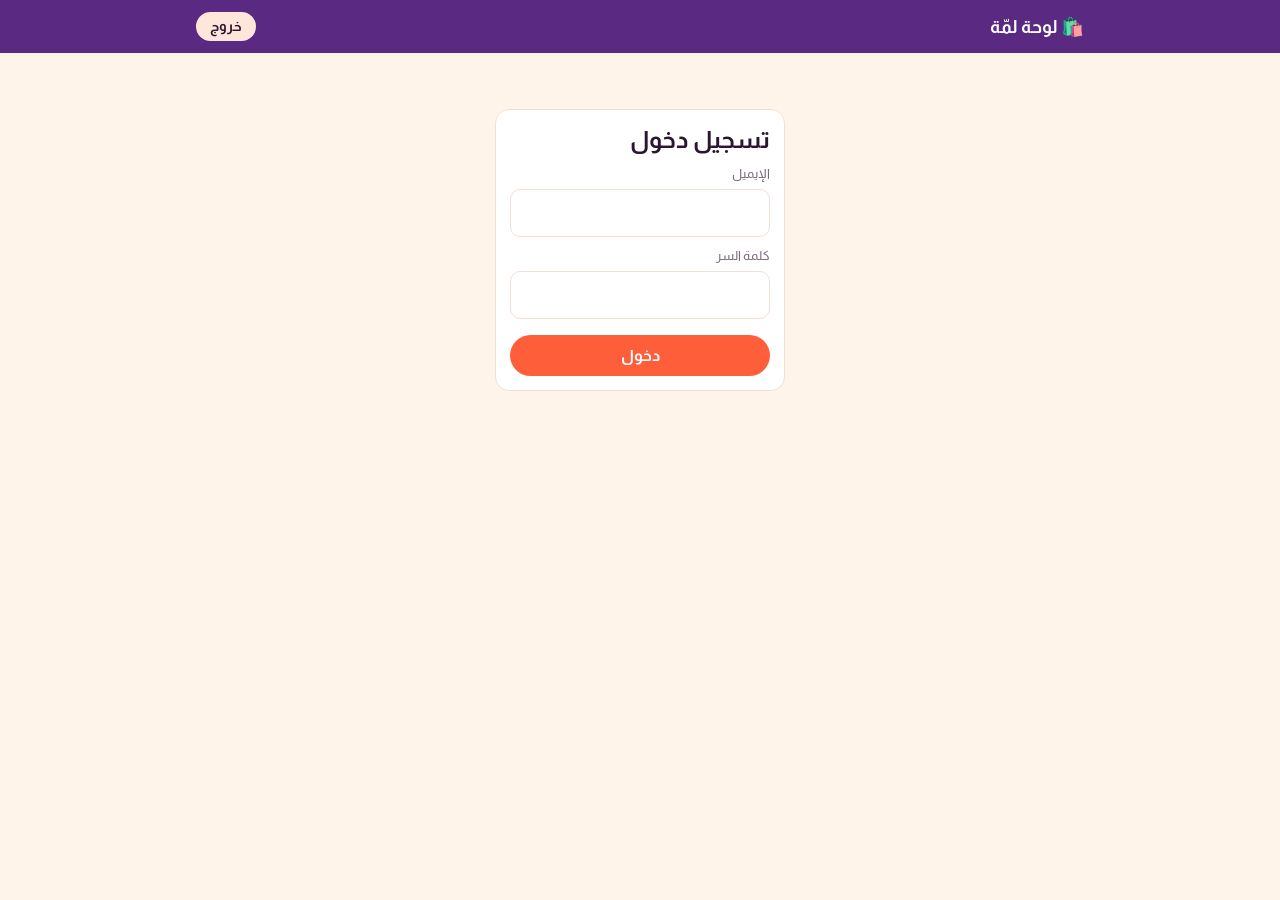
<file: lamma/admin.html>
<!doctype html>
<html lang="ar" dir="rtl">
<head>
<meta charset="utf-8">
<meta name="viewport" content="width=device-width,initial-scale=1,viewport-fit=cover">
<title>لوحة لمّة</title>
<meta name="robots" content="noindex">
<link rel="stylesheet" href="https://fonts.googleapis.com/css2?family=Almarai:wght@400;700;800&display=swap">
<link rel="stylesheet" href="admin-base.css?v=2">
<style>
body{font-size:16px}
.page{max-width:920px}
.top{display:flex;gap:6px;background:var(--card);border:1px solid var(--line);border-radius:14px;padding:5px}
.top button{flex:1;padding:10px;border:0;border-radius:10px;background:none;font:600 .95rem var(--display);color:var(--mute);cursor:pointer;position:relative}
.top button[aria-current="true"]{background:var(--accent);color:var(--accent-fg)}
.top .dot{background:var(--deal);color:#fff;font-size:.72rem;border-radius:9px;padding:0 6px;margin-inline-start:6px}
.kpis{display:grid;grid-template-columns:repeat(3,1fr);gap:10px}
.kpi{background:var(--card);border:1px solid var(--line);border-radius:14px;padding:12px 14px}
.kpi span{font-size:.8rem;color:var(--mute)}
.kpi b{display:block;font:700 1.25rem var(--display)}
.kpi.hi{background:var(--accent);border-color:var(--accent);color:var(--accent-fg)}.kpi.hi span{color:inherit;opacity:.85}
@media (max-width:560px){.kpis{grid-template-columns:1fr 1fr}.kpis .kpi:first-child{grid-column:1/-1}}
.filters{display:flex;gap:6px;overflow-x:auto;padding-bottom:2px}
.chip{padding:6px 14px;border-radius:999px;border:1.5px solid var(--line);background:var(--card);color:var(--ink);cursor:pointer;font:500 .88rem var(--body);white-space:nowrap}
.chip[aria-pressed="true"]{background:var(--ink);color:var(--card);border-color:var(--ink)}
.ao{border:1px solid var(--line);border-radius:16px;background:var(--card);overflow:hidden}
.ao.pending{border-color:var(--warn);box-shadow:0 0 0 1px var(--warn)}
.ao-h{display:flex;justify-content:space-between;align-items:center;gap:10px;padding:12px 16px;border-bottom:1px solid var(--line)}
.ao-h b{font:700 1.05rem var(--display)}
.ao-c{display:flex;flex-wrap:wrap;gap:6px 14px;padding:10px 16px;font-size:.88rem;color:var(--mute);border-bottom:1px solid var(--line)}
.wa{display:inline-flex;align-items:center;gap:4px;background:#25D366;color:#fff!important;text-decoration:none;border-radius:999px;padding:1px 10px;font-weight:600;font-size:.82rem}
.ao-i{padding:12px 16px;display:grid;gap:8px;border-bottom:1px solid var(--line)}
.it{display:flex;gap:10px;align-items:center}
.it img{width:52px;height:52px;object-fit:cover;border-radius:10px;flex:none;background:var(--bg)}
.it .t{flex:1;min-width:0;font-size:.92rem}
.it .t a{color:var(--accent);font-size:.8rem}
.basket{display:flex;align-items:center;justify-content:space-between;gap:10px;background:var(--soft);border-radius:12px;padding:10px 12px;flex-wrap:wrap}
.basket a.btn{width:auto;color:var(--accent-fg)}
.ao-a{padding:12px 16px;display:grid;gap:10px;background:color-mix(in srgb,var(--bg) 55%,var(--card))}
.ao-a h4{margin:0;font:600 .9rem var(--display);color:var(--mute)}
.row{display:flex;gap:10px;flex-wrap:wrap;align-items:end}
.row .field{flex:1;min-width:130px}
.pv{background:var(--card);border:1.5px dashed var(--line);border-radius:12px;padding:10px 12px;display:grid;gap:2px}
.pv .big{font:700 1.3rem var(--display);color:var(--accent)}
.sum{display:grid;grid-template-columns:repeat(auto-fit,minmax(130px,1fr));gap:8px}
.sum div{background:var(--card);border:1px solid var(--line);border-radius:10px;padding:8px 10px;font-size:.8rem;color:var(--mute)}
.sum b{display:block;color:var(--ink);font:700 1rem var(--display)}
.sum .me b{color:var(--ok)}
.steps{display:flex;gap:4px;flex-wrap:wrap}
.steps button{flex:1;min-width:90px;padding:8px 6px;border-radius:10px;border:1.5px solid var(--line);background:var(--card);font:500 .8rem var(--body);color:var(--mute);cursor:pointer}
.steps button.done{background:color-mix(in srgb,var(--ok) 14%,var(--card));border-color:var(--ok);color:var(--ok);font-weight:700}
.tog{display:flex;gap:8px;align-items:center;font-size:.9rem;cursor:pointer}
.tog input{width:20px;height:20px;accent-color:var(--ok)}
.citem{display:flex;justify-content:space-between;align-items:center;gap:10px;border:1px solid var(--line);border-radius:12px;padding:10px 12px;flex-wrap:wrap}
.citem b{font:700 1rem var(--display)}
.citem label{display:flex;gap:6px;align-items:center;font-size:.88rem}
.citem input{width:auto}
.hint{font-size:.8rem;color:var(--mute)}
.stl{border-bottom:1px dashed var(--line);padding:6px 0;display:grid;gap:2px}
.q{display:flex;justify-content:space-between;gap:8px;align-items:center}
@media print{body *{visibility:hidden}.stmt,.stmt *{visibility:visible}.stmt{position:absolute;inset:0 0 auto 0;border:0}.no-print{display:none!important}}
.owe{background:var(--accent);color:var(--accent-fg);border-radius:14px;padding:12px 16px;display:grid;gap:2px}
.owe span{font-size:.88rem;opacity:.9}.owe b{font:700 1.6rem var(--display)}.owe small{font-size:.78rem;opacity:.85}
.owe.ok{background:var(--ok)}
.pays{display:grid;gap:6px}
.pay{display:flex;align-items:center;gap:10px;border:1px solid var(--line);border-radius:10px;padding:6px 12px;background:var(--card)}
.pay .hint{flex:1}.pay button{background:none;border:0;color:var(--mute);font-size:1rem;cursor:pointer}
.addpay{background:var(--card);border:1px solid var(--line);border-radius:12px;padding:8px 12px}
.addpay[open]{display:grid;gap:10px}
.lbar{height:8px;background:var(--line);border-radius:9px;overflow:hidden;margin:0 16px}.lbar i{display:block;height:100%;background:linear-gradient(90deg,var(--sun),var(--accent))}
.lm{display:grid;gap:4px;border-bottom:1px dashed var(--line);padding-bottom:8px}.lm a{color:var(--grape)}
.addpay summary{font:600 .95rem var(--display);color:var(--accent);cursor:pointer;padding:4px 0}
</style>
</head>
<body>
<header class="bar"><div class="container page"><b>🛍️ لوحة لمّة</b><button class="btn sm ghost" type="button" id="logout" hidden>خروج</button></div></header>
<main class="container page" id="app"></main>
<script src="config.js"></script>
<script src="supabase.js"></script>
<script>
const cfg=window.TALABITI||{};
const db=cfg.SUPABASE_URL?supabase.createClient(cfg.SUPABASE_URL,cfg.SUPABASE_ANON_KEY):null;
const $=id=>document.getElementById(id);
const esc=s=>String(s??"").replace(/[&<>"']/g,c=>({"&":"&amp;","<":"&lt;",">":"&gt;",'"':"&quot;","'":"&#39;"}[c]));
const iqd=n=>Math.round(+n||0).toLocaleString("en-US")+" د.ع";
const aed=n=>(+n||0).toFixed(2)+" درهم";
const STAGES=["انطلب من شي ان","بالطريق للعراق","وصل المخزن","بالتوصيل","تسلّم"];
const ST={pending:"جديد، يحتاج تسعير",quoted:"انرسل السعر",accepted:"وافق الزبون",rejected:"مرفوض",cancelled:"ملغي"};
const USD_AED=3.6725;
const curPref=()=>{try{return localStorage.getItem("cur")==="USD"?"USD":"AED"}catch{return "AED"}};
const rateShown=()=>{const r=+settings?.rate_aed||0;return curPref()==="USD"?Math.round(r*USD_AED):r};
let adminEmail="";
let q="",rp="month",rFrom="",rTo="",stmtPhone="";
let orders=[],coupons=[],expenses=[],expOk=false,settings=null,filter="open",tab="lammas";
// ---- اللمّات ----
let lammas=[],lFilter="open",lOpen=null,lMsg="";
const lTiers=()=>[{at:0,pct:0,label:"شحن عادي"},{at:+settings.lamma_half_at,pct:50,label:"الشحن بالنص"},{at:+settings.lamma_free_at,pct:100,label:"شحن مجاني"}];
const lTier=t=>{let r=lTiers()[0];for(const x of lTiers())if(t>=x.at)r=x;return r};
const lNext=t=>lTiers().find(x=>x.at>t)||null;
const lTot=l=>l.members.reduce((a,m)=>a+Math.round(m.sale_aed*settings.rate_aed),0);
const usd=i=>"$"+(+(i.usd??(+i.sale/USD_AED))).toFixed(2).replace(/\.00$/,"");
const lLeft=l=>{const ms=new Date(l.closes_at)-Date.now();if(ms<=0)return "خلص وقتها";const h=Math.floor(ms/36e5),m=Math.floor(ms%36e5/6e4);return h?`${h} ساعة و${m} دقيقة`:`${m} دقيقة`};
const LST={open:"مفتوحة",locked:"انقفلت وصارت طلبات",cancelled:"ملغاة"};
function lammasHTML(){
  const live=lammas.filter(l=>l.status==="open"),ppl=lammas.reduce((a,l)=>a+l.members.length,0),sum=live.reduce((a,l)=>a+lTot(l),0);
  const list=lammas.filter(l=>lFilter==="all"||l.status===lFilter),max=+settings.lamma_free_at||1;
  return `${lMsg?`<div class="toast">${esc(lMsg)}</div>`:""}
  <div class="kpis"><div class="kpi hi"><span>لمّات مفتوحة</span><b class="num">${live.length}</b></div>
    <div class="kpi"><span>بضاعة باللمّات المفتوحة</span><b class="num">${iqd(sum)}</b></div>
    <div class="kpi"><span>معدل البنات باللمّة</span><b class="num">${lammas.length?(ppl/lammas.length).toFixed(1):0}</b></div></div>
  <div class="filters">${[["open","مفتوحة"],["locked","انقفلت"],["cancelled","ملغاة"],["all","الكل"]].map(([k,t])=>`<button type="button" class="chip" aria-pressed="${lFilter===k}" data-lf="${k}">${t} (${k==="all"?lammas.length:lammas.filter(l=>l.status===k).length})</button>`).join("")}</div>
  ${list.length?list.map(l=>{const tot=lTot(l),t=l.ship_off_pct!=null?lTiers().find(x=>x.pct==l.ship_off_pct)||lTier(tot):lTier(tot),nx=l.status==="open"?lNext(tot):null,expired=l.status==="open"&&new Date(l.closes_at)<Date.now();
    return `<div class="ao${expired?" pending":""}">
    <div class="ao-h" data-lo="${l.code}" style="cursor:pointer"><b>${esc(l.title)} <span class="hint ltr">${l.code}</span></b><span class="pill ${l.status==="open"?(expired?"wait":"new"):l.status==="locked"?"ok":"off"}">${expired?"خلص وقتها، اقفلها":LST[l.status]}</span></div>
    <div class="lbar"><i style="width:${Math.min(100,tot/max*100)}%"></i></div>
    <div class="ao-c"><b class="num" style="color:var(--ink)">${iqd(tot)}</b><span>👭 ${l.members.length}</span><span>📍 ${esc(l.city)} · ${esc(l.owner_name)}</span><span>🚚 ${t.label}${nx?` · باقي ${iqd(nx.at-tot)} لـ${nx.label}`:""}</span>${l.status==="open"&&!expired?`<span>⏳ ${lLeft(l)}</span>`:""}</div>
    ${lOpen===l.code?`<div class="ao-i">${l.members.map(m=>`<div class="lm"><div class="q"><b>${esc(m.name)} <span class="hint num">${usd({sale:m.sale_aed})} ≈ ${iqd(m.sale_aed*settings.rate_aed)} · ${m.ship_mode==="sea"?"🚢 بحري":"✈️ جوي"}</span></b><a class="wa ltr" href="https://wa.me/${esc(m.phone.replace(/^0/,"964"))}" target="_blank" rel="noopener">${esc(m.phone)}</a></div>
      ${m.address?`<span class="hint">📍 ${esc(m.address)}</span>`:""}
      ${m.items.map(i=>i.basket?`<div class="basket"><span><b>🛍️ ${esc(i.name)}</b><br><span class="hint">${usd(i)} حسب الزبونة</span></span><a class="btn sm" href="${esc(i.link)}" target="_blank" rel="noopener">افتح السلة</a></div>`:`<div class="hint">• <a href="${esc(i.link)}" target="_blank" rel="noopener">${esc(i.name||"قطعة")}</a> · ${esc(i.size)} · ${usd(i)}</div>`).join("")}</div>`).join("")||`<p class="hint">بعد محد ضاف.</p>`}</div>
      <div class="ao-a"><div class="row">${l.status==="open"?`<button class="btn sm" type="button" data-lock="${l.code}">🔒 اقفلها وحوّلها طلبات (${t.label})</button><button class="btn sm ghost" type="button" data-lcancel="${l.code}">ألغيها</button>`:""}${l.status==="locked"?`<button class="btn sm" type="button" data-lgo="${l.code}">شوف طلباتها</button>`:""}<a class="btn sm ghost" href="./?l=${l.code}" target="_blank" rel="noopener">صفحة الزبونة</a></div></div>`:""}
  </div>`}).join(""):`<p class="empty">ماكو لمّات هنا.</p>`}`;
}

function loginView(msg=""){
  $("app").innerHTML=`<div class="card" style="max-width:420px;margin:40px auto"><h2>تسجيل دخول</h2>
    <div class="field"><label for="em">الإيميل</label><input id="em" type="email" class="ltr" autocomplete="email"></div>
    <div class="field"><label for="pw">كلمة السر</label><input id="pw" type="password" class="ltr" autocomplete="current-password"></div>
    <p class="err" id="err">${esc(msg)}</p>
    <button class="btn" type="button" id="in">دخول</button></div>`;
  $("in").onclick=async()=>{const {error}=await db.auth.signInWithPassword({email:$("em").value.trim(),password:$("pw").value});if(error)$("err").textContent="الإيميل أو كلمة السر غلط.";else boot()};
}
async function load(){
  const [o,c,s,e]=await Promise.all([db.from("orders").select("*").order("created_at",{ascending:false}).limit(300),db.from("coupons").select("*").order("created_at"),db.from("settings").select("*").eq("id",1).single(),db.from("expenses").select("*").order("spent_on",{ascending:false}).order("id",{ascending:false}).limit(500)]);
  orders=(o.data||[]).filter(x=>x.lamma_code);coupons=c.data||[];settings=s.data;expOk=!e.error;expenses=e.data||[];
  const l=await db.from("lammas").select("*, members:lamma_members(*)").order("created_at",{ascending:false}).limit(200);
  lammas=(l.data||[]).map(x=>({...x,members:(x.members||[]).sort((a,b)=>a.created_at<b.created_at?-1:1)}));
}
function view(){
  let pend=0,sales=0,profit=0;
  orders.forEach(o=>{if(o.status==="pending")pend++;if(o.status==="accepted"){sales+=+o.total_iqd;profit+=+o.comm_iqd}});
  const qq=q.trim().toLowerCase();
  const list=orders.filter(o=>!qq||(o.customer_name+" "+o.phone+" #"+o.id).toLowerCase().includes(qq)).filter(o=>filter==="all"||(filter==="open"?["pending","quoted"].includes(o.status)||(o.status==="accepted"&&o.stage<4):filter==="done"?o.status==="accepted"&&o.stage>=4:o.status===filter));
  const T=[["lammas","اللمّات",lammas.filter(l=>l.status==="open"&&new Date(l.closes_at)<Date.now()).length],["orders","الطلبات",pend],["expenses","المصاريف",0],["reports","التقارير",0],["settings","الإعدادات",0]];
  let body="";
  if(tab==="lammas")body=lammasHTML();
  else if(tab==="orders")body=`
    <div class="kpis">
      <div class="kpi hi"><span>ربحك</span><b class="num">${iqd(profit)}</b></div>
      <div class="kpi"><span>مبيعات مأكدة</span><b class="num">${iqd(sales)}</b></div>
      <div class="kpi"><span>تحتاج تسعير</span><b class="num">${pend}</b></div></div>
    <input id="q" type="search" placeholder="🔍 دور باسم الزبون أو رقمه" value="${esc(q)}">
    <div class="filters">${[["open","المفتوحة"],["pending","تحتاج تسعير"],["quoted","بانتظار الزبون"],["accepted","مأكدة"],["done","تسلّمت"],["all","الكل"]].map(([k,l])=>`<button type="button" class="chip" aria-pressed="${filter===k}" data-f="${k}">${l}</button>`).join("")}</div>
    ${list.length?list.map(card).join(""):`<p class="empty">ماكو طلبات هنا.</p>`}`;
  else if(tab==="reports")body=reportsHTML();
  else if(tab==="expenses"){
    let inc=0;orders.forEach(o=>{if(o.status==="accepted")inc+=(+o.comm_iqd||0)+(+o.ship_iqd||0)+(+o.delivery_iqd||0)});
    const tot=expenses.reduce((x,e)=>x+ +e.amount_iqd,0),net=inc-tot;
    const cats=[...new Set(["شحن","توصيل","أخرى",...expenses.map(e=>e.category)])],by=c=>expenses.filter(e=>e.category===c).reduce((x,e)=>x+ +e.amount_iqd,0);
    body=!expOk?`<div class="card"><h3>المصاريف</h3><p class="hint">هذا التبويب بعده مو مفعّل (جدول المصاريف مو مضاف بقاعدة البيانات). المطوّر يفعّله وبعدها يشتغل.</p></div>`:`
    <div class="kpis">
      <div class="kpi hi"><span>ربحك الصافي</span><b class="num">${iqd(net)}</b></div>
      <div class="kpi"><span>مجموع المصاريف</span><b class="num">${iqd(tot)}</b></div>
      <div class="kpi"><span>داخل من الطلبات المأكدة</span><b class="num">${iqd(inc)}</b></div></div>
    <p class="hint">الصافي = عمولتك + الشحن والتوصيل اللي أخذتهم من الزبايين − مصاريفك. ${cats.map(c=>`${c}: ${iqd(by(c))}`).join(" · ")}</p>
    <div class="card"><h3>سجّل مصروف</h3>
      <div class="row"><div class="field" style="flex:2"><label for="xTitle">شنو المصروف؟</label><input id="xTitle" placeholder="مثلاً: شحنة الأسبوع"></div>
        <div class="field"><label for="xCat">النوع (اختار أو اكتب نوع جديد)</label><input id="xCat" list="xCats" value="${esc(cats[0])}" autocomplete="off"><datalist id="xCats">${cats.map(c=>`<option value="${esc(c)}">`).join("")}</datalist></div></div>
      <div class="row"><div class="field"><label for="xAmt">المبلغ</label><input id="xAmt" type="number" inputmode="decimal" step="any"></div>
        <div class="field" style="max-width:130px"><label for="xCur">العملة</label><select id="xCur"><option value="IQD">دينار</option><option value="USD">دولار</option></select></div></div>
      <p class="hint" id="xConv"></p>
      <div class="row">
        <div class="field"><label for="xDate">التاريخ</label><input id="xDate" type="date" value="${new Date().toISOString().slice(0,10)}"></div></div>
      <p class="err" id="xErr"></p><button class="btn" type="button" id="addX">أضف المصروف</button></div>
    ${expenses.length?`<div class="card"><h3>المصاريف المسجلة</h3>${expenses.map(e=>`<div class="citem"><span><b>${esc(e.title)}</b> <span class="pill new">${esc(e.category)}</span><br><span class="hint">${esc(e.spent_on)}</span></span><span style="display:flex;gap:10px;align-items:center"><b class="num">${iqd(e.amount_iqd)}</b><button class="btn sm ghost" type="button" data-delx="${e.id}">احذف</button></span></div>`).join("")}</div>`:`<p class="empty">ماكو مصاريف مسجلة.</p>`}`;
  }
  else body=`<div class="card"><h3>عروض اليوم</h3><p class="hint">الكوبونات الفعّالة تطلع للزبون بالموقع، وأحسن كوبون ينحسب وحده بالتسعير. استعمل نفس الكود بشي ان من تشتري.</p>
      ${coupons.length?coupons.map(c=>`<div class="citem"><span><b class="ltr">${esc(c.code)}</b> · خصم ${+c.pct}% ${+c.min_aed?`· فوق ${+c.min_aed} درهم`:"· على أي طلب"}</span><span style="display:flex;gap:10px;align-items:center"><label><input type="checkbox" data-on="${c.id}"${c.active?" checked":""}> فعّال</label><button class="btn sm ghost" type="button" data-del="${c.id}">احذف</button></span></div>`).join(""):`<p class="hint">ماكو كوبونات بعد.</p>`}
      <h3 style="margin-top:8px">كوبون جديد</h3>
      <div class="row"><div class="field"><label for="nCode">الكود (مثل ما بشي ان)</label><input id="nCode" class="ltr"></div><div class="field"><label for="nPct">الخصم ٪</label><input id="nPct" type="number" value="20"></div><div class="field"><label for="nMin">إذا الطلب فوق (درهم)</label><input id="nMin" type="number" value="0"></div></div>
      <button class="btn" type="button" id="addC">أضف الكوبون</button></div>
    <div class="card"><h3>الأسعار</h3>
      <div class="row">
        <div class="field"><label for="sCur">سعر الصرف حسب</label><select id="sCur"><option value="AED"${curPref()==="AED"?" selected":""}>الدرهم</option><option value="USD"${curPref()==="USD"?" selected":""}>الدولار</option></select></div>
        <div class="field"><label for="sRate" id="sRateL">${curPref()==="USD"?"الدولار بكم دينار؟":"الدرهم بكم دينار؟"}</label><input id="sRate" type="number" inputmode="decimal" step="any" value="${rateShown()}"></div>
        <div class="field"><label for="sComm">ربحك (عمولة ٪)</label><input id="sComm" type="number" value="${+settings?.commission_pct}"></div></div>
      <div class="row">
        <div class="field"><label for="sShip">شحن جوي ✈️ لكل كيلو (دينار)</label><input id="sShip" type="number" value="${+settings?.ship_per_kg}"></div>
        <div class="field"><label for="sSea">شحن بحري 🚢 لكل متر مكعب (دينار)</label><input id="sSea" type="number" value="${settings&&"ship_sea_per_cbm" in settings?+settings.ship_sea_per_cbm:""}" ${settings&&"ship_sea_per_cbm" in settings?"":"disabled placeholder=\"يتفعّل بعد تحديث قاعدة البيانات\""}></div>
        <div class="field"><label for="sDel">التوصيل (دينار)</label><input id="sDel" type="number" value="${+settings?.delivery}"></div>
        <div class="field"><label for="sDep">العربون ٪</label><input id="sDep" type="number" value="${+settings?.deposit_pct}"></div></div>
      <h3 style="margin-top:8px">الصفحة</h3>
      <div class="field"><label for="sName">اسم الصفحة</label><input id="sName" value="${esc(settings?.shop_name)}"></div>
      <div class="field"><label for="sWa">رقم الواتساب</label><input id="sWa" class="ltr" value="${esc(settings?.whatsapp)}"></div>
      <div class="field"><label for="sUrl">رابط شي ان</label><input id="sUrl" class="ltr" value="${esc(settings?.shein_url)}"></div>
      <p class="hint">الأسعار بشي ان الإمارات بالدرهم. إذا اخترت الدولار، الموقع يحوله للدرهم بالسعر الثابت (١ دولار = ٣.٦٧٢٥ درهم) وبعدها للدينار.</p><p class="sub" id="sMsg"></p>
      <button class="btn" type="button" id="saveS">احفظ</button></div>
    <div class="card"><h3>إعدادات اللمّة</h3>
      <div class="row"><div class="field"><label for="lH">مجموع اللمّة للشحن بالنص (دينار)</label><input id="lH" type="number" value="${+settings?.lamma_half_at}"></div>
        <div class="field"><label for="lF">مجموع اللمّة للشحن المجاني (دينار)</label><input id="lF" type="number" value="${+settings?.lamma_free_at}"></div>
        <div class="field"><label for="lHr">عمر اللمّة (ساعات)</label><input id="lHr" type="number" value="${+settings?.lamma_hours}"></div></div>
      <p class="hint">سعر الصرف والشحن والعمولة نفسها مال طلبيتي (فوق). الخصم ينطبق على شحن كل بنت باللمّة.</p><p class="sub" id="lMsgS"></p>
      <button class="btn" type="button" id="saveL">احفظ إعدادات اللمّة</button></div>
    <div class="card"><h3>حساب الدخول</h3>
      <p class="hint">الإيميل الحالي: <b class="ltr">${esc(adminEmail)}</b></p>
      <div class="field"><label for="aMail">إيميل جديد (اختياري)</label><input id="aMail" type="email" class="ltr" autocomplete="off"></div>
      <div class="field"><label for="aPw">كلمة سر جديدة (٨ أحرف على الأقل)</label><input id="aPw" type="password" class="ltr" autocomplete="new-password"></div>
      <div class="field"><label for="aPw2">أعد كتابة كلمة السر</label><input id="aPw2" type="password" class="ltr" autocomplete="new-password"></div>
      
      <p class="hint">تغيير الإيميل يوصلك عليه رابط تأكيد، وما يتغير إلا بعد ما تفتحه.</p>
      <p class="sub" id="aMsg"></p><button class="btn" type="button" id="saveA">حدّث حساب الدخول</button></div>
    <div class="card"><h3>نسخة احتياطية</h3><p class="hint">تنزل ملفين تفتحهم بالإكسل: الطلبات والمصاريف.</p>
      <button class="btn ghost" type="button" id="bk">⬇️ نزّل نسخة احتياطية (إكسل)</button>
      <p class="hint" style="margin-top:8px">النسخة الكاملة: ملف واحد بكل بيانات النظام (الطلبات، القبض، المصاريف، الكوبونات، الإعدادات) تحتفظ بيه إذا صار شي.</p>
      <p class="sub" id="bkMsg"></p><button class="btn" type="button" id="bkFull">💾 نسخة كاملة للنظام</button></div>`;
  $("app").innerHTML=`<div class="top">${T.map(([k,l,n])=>`<button type="button" data-tab="${k}" aria-current="${tab===k}">${l}${n?`<span class="dot">${n}</span>`:""}</button>`).join("")}</div>${body}`;
  bind();
}

function dstr(d){return new Date(d).toISOString().slice(0,10)}
function range(){const now=new Date(),t=dstr(now);
  if(rp==="today")return[t,t];
  if(rp==="week"){const d=new Date(now);d.setDate(d.getDate()-6);return[dstr(d),t]}
  if(rp==="month")return[t.slice(0,8)+"01",t];
  if(rp==="custom")return[rFrom||"0000-00-00",rTo||"9999-12-31"];
  return["0000-00-00","9999-12-31"]}
function reportsHTML(){
  const [a,b]=range();
  const os=orders.filter(o=>o.status==="accepted"&&dstr(o.accepted_at||o.created_at)>=a&&dstr(o.accepted_at||o.created_at)<=b);
  const ex=expenses.filter(e=>e.spent_on>=a&&e.spent_on<=b);
  const sum=(arr,f)=>arr.reduce((x,o)=>x+(+f(o)||0),0);
  const sales=sum(os,o=>o.total_iqd),goods=sum(os,o=>o.goods_iqd),comm=sum(os,o=>o.comm_iqd),ship=sum(os,o=>o.ship_iqd)+sum(os,o=>o.delivery_iqd),exp=sum(ex,e=>e.amount_iqd);
  const paid=sum(os,o=>o.paid_iqd),net=comm+ship-exp;
  const by={};os.forEach(o=>{const k=o.phone;(by[k]=by[k]||{name:o.customer_name,phone:o.phone,n:0,sales:0,comm:0}).n++;by[k].sales+=+o.total_iqd||0;by[k].comm+=+o.comm_iqd||0});
  const top=Object.values(by).sort((x,y)=>y.sales-x.sales).slice(0,10);
  const lbl={today:"اليوم",week:"آخر ٧ أيام",month:"هذا الشهر",all:"الكل",custom:"فترة محددة"}[rp];
  window.__report=`📊 تقرير ${lbl}${rp==="custom"?` (${a} → ${b})`:""}\nالطلبات المأكدة: ${os.length}\nالمبيعات: ${iqd(sales)}\nبضاعة شي ان: ${iqd(goods)}\nعمولتك: ${iqd(comm)}\nشحن وتوصيل مأخوذ: ${iqd(ship)}\nالمصاريف: ${iqd(exp)}\nالربح الصافي: ${iqd(net)}\nالمقبوض فعلاً: ${iqd(paid)}\nالمتبقي عند الزبايين: ${iqd(sales-paid)}`;
  const custs={};orders.filter(o=>o.status==="accepted").forEach(o=>custs[o.phone]=o.customer_name);
  return `
  <div class="filters">${[["today","اليوم"],["week","آخر ٧ أيام"],["month","هذا الشهر"],["all","الكل"],["custom","فترة محددة"]].map(([k,l])=>`<button type="button" class="chip" aria-pressed="${rp===k}" data-rp="${k}">${l}</button>`).join("")}</div>
  ${rp==="custom"?`<div class="row"><div class="field"><label for="rF">من</label><input id="rF" type="date" value="${esc(rFrom)}"></div><div class="field"><label for="rT">إلى</label><input id="rT" type="date" value="${esc(rTo)}"></div></div>`:""}
  <div class="kpis"><div class="kpi hi"><span>الربح الصافي</span><b class="num">${iqd(net)}</b></div><div class="kpi"><span>المبيعات</span><b class="num">${iqd(sales)}</b></div><div class="kpi"><span>الطلبات</span><b class="num">${os.length}</b></div></div>
  <div class="card"><h3>تفصيل الأرباح</h3>
    <div class="q"><span>عمولتك</span><b class="num">${iqd(comm)}</b></div>
    <div class="q"><span>+ شحن وتوصيل أخذته من الزبايين</span><b class="num">${iqd(ship)}</b></div>
    <div class="q d"><span>− مصاريفك</span><b class="num">${iqd(exp)}</b></div>
    <div class="q t"><span>= الربح الصافي</span><b class="num">${iqd(net)}</b></div>
    <p class="hint">بضاعة شي ان اللي دفعتها: ${iqd(goods)} · المقبوض فعلاً من الزبايين: ${iqd(paid)} · المتبقي عندهم: ${iqd(Math.max(0,sales-paid))}</p>
    <button class="btn sm ghost" type="button" id="cpRep">📋 انسخ التقرير</button></div>
  ${top.length?`<div class="card"><h3>أحسن الزبايين</h3>${top.map(c=>`<div class="citem"><span><b>${esc(c.name)}</b> <span class="hint">${c.n} طلب</span></span><span><b class="num">${iqd(c.sales)}</b> <span class="hint">ربحك ${iqd(c.comm)}</span></span></div>`).join("")}</div>`:""}
  <div class="card"><h3>كشف حساب زبون</h3>
    <div class="field"><label for="stSel">اختار الزبون</label><select id="stSel"><option value="">—</option>${Object.entries(custs).map(([ph,nm])=>`<option value="${esc(ph)}"${ph===stmtPhone?" selected":""}>${esc(nm)} · ${esc(ph)}</option>`).join("")}</select></div></div>
  ${stmtPhone?stmtHTML(stmtPhone):""}`;
}
function stmtHTML(ph){
  const os=orders.filter(o=>o.phone===ph&&o.status==="accepted").sort((x,y)=>new Date(x.created_at)-new Date(y.created_at));
  if(!os.length)return"";
  const nm=os[0].customer_name,tot=os.reduce((x,o)=>x+(+o.total_iqd||0),0),paid=os.reduce((x,o)=>x+(+o.paid_iqd||0),0),left=Math.max(0,tot-paid);
  const sh=settings?.shop_name||"طلبيتي";
  const d=x=>new Date(x).toLocaleDateString("ar-IQ",{day:"numeric",month:"short",year:"numeric"});
  let txt=`🧾 كشف حساب — ${sh}\nالزبون: ${nm} (${ph})\nالتاريخ: ${d(new Date())}\n`;
  os.forEach(o=>{txt+=`\nطلب #${o.id} (${d(o.created_at)}): ${iqd(o.total_iqd)}\n`;(o.payments||[]).forEach(q=>{txt+=`  • قبض ${iqd(q.amount)} — ${q.date||""}${q.note?` (${q.note})`:""}\n`});txt+=`  المتبقي: ${iqd(Math.max(0,o.total_iqd-(o.paid_iqd||0)))}\n`});
  txt+=`\nالمجموع: ${iqd(tot)}\nالمقبوض: ${iqd(paid)}\nالمتبقي: ${iqd(left)}`;
  window.__stmt=txt;
  return `<div class="card stmt"><h3>🧾 كشف حساب — ${esc(sh)}</h3>
    <p class="sub">${esc(nm)} · <span class="ltr">${esc(ph)}</span> · ${d(new Date())}</p>
    ${os.map(o=>{const pl=Array.isArray(o.payments)?o.payments:[];return `<div class="stl"><div class="q"><b>طلب #${o.id}</b><span class="hint">${d(o.created_at)}</span><b class="num">${iqd(o.total_iqd)}</b></div>
      ${pl.map(q=>`<div class="q hint"><span>قبض · ${esc(q.date||"")}${q.note?` · ${esc(q.note)}`:""}</span><span class="num">${iqd(q.amount)}</span></div>`).join("")}
      <div class="q"><span>المتبقي</span><b class="num">${iqd(Math.max(0,o.total_iqd-(o.paid_iqd||0)))}</b></div></div>`}).join("")}
    <div class="owe${left>0?"":" ok"}"><span>${left>0?"المتبقي على الزبون":"✓ مسدّد بالكامل"}</span><b class="num">${iqd(left)}</b><small>المجموع ${iqd(tot)} · المقبوض ${iqd(paid)}</small></div>
    <div class="row no-print"><button class="btn sm" type="button" id="stCopy">📋 انسخ</button><a class="btn sm ghost" target="_blank" rel="noopener" href="https://wa.me/${esc(ph.replace(/^0/,"964"))}?text=${encodeURIComponent(txt)}">واتساب للزبون</a><button class="btn sm ghost" type="button" id="stPrint">🖨️ طباعة / PDF</button></div></div>`;
}
function card(o){
  const items=o.items.map(i=>i.basket
    ?`<div class="basket"><span><b>🛍️ ${esc(i.name)}</b><br><span class="hint">افتح السلة، شوف المجموع بعد الخصم واكتبه تحت.</span></span><a class="btn sm" href="${esc(i.link)}" target="_blank" rel="noopener">افتح السلة</a></div>`
    :`<div class="it">${i.img?`<img src="${esc(i.img)}" alt="">`:""}<div class="t"><b>${esc(i.name)}</b><br><span class="hint">القياس: ${esc(i.size)} · العدد: ${i.qty}${+i.orig>0?` · السعر: <bdi>${(+i.sale).toFixed(2)}</bdi> درهم${i.sale<i.orig?` (كان <s><bdi>${(+i.orig).toFixed(2)}</bdi></s>)`:""}`:""}</span><br><a href="${esc(i.link)}" target="_blank" rel="noopener">افتح القطعة بشي ان ↗</a></div></div>`).join("");
  let act="";
  if(o.status==="pending"){
    const qty=o.items.reduce((a,i)=>a+(i.basket?+i.count||1:+i.qty),0);
    act=`<h4>التسعير</h4><div class="row"><div class="field"><label for="sa${o.id}">المجموع بشي ان بعد الخصم (درهم)</label><input id="sa${o.id}" type="number" step="0.01" inputmode="decimal" value="${+o.sale_aed?(+o.sale_aed).toFixed(2):""}" placeholder="من سلة الزبون"></div>
      ${o.ship_mode==="sea"?`<input id="k${o.id}" type="hidden" value="0"></div>
      <div class="row"><div class="field"><label for="L${o.id}">🚢 الطول (سم)</label><input id="L${o.id}" type="number" inputmode="decimal" step="any" placeholder="40"></div>
        <div class="field"><label for="W${o.id}">العرض (سم)</label><input id="W${o.id}" type="number" inputmode="decimal" step="any" placeholder="30"></div>
        <div class="field"><label for="H${o.id}">الارتفاع (سم)</label><input id="H${o.id}" type="number" inputmode="decimal" step="any" placeholder="20"></div></div>`
      :`<div class="field"><label for="k${o.id}">الوزن (كغم)</label><input id="k${o.id}" type="number" step="0.05" value="${(qty*0.35).toFixed(2)}"></div></div>`}
      <div class="pv" id="pv${o.id}" data-pv="${o.id}"></div>
      <div class="row"><button class="btn" style="flex:2" type="button" data-q="${o.id}">أرسل السعر للزبون</button><button class="btn ghost" style="flex:1" type="button" data-rej="${o.id}">ارفض</button></div>`;
  }else if(o.status==="quoted"||o.status==="accepted"){
    const cpn=o.coupon_code?`<p class="hint">استعمل كوبون <b class="ltr">${esc(o.coupon_code)}</b> من تشتري بشي ان.</p>`:"";
    if(o.status==="quoted")act=`<div class="sum"><div>المجموع<b class="num">${iqd(o.total_iqd)}</b></div><div class="me">ربحك<b class="num">${iqd(o.comm_iqd)}</b></div><div>العربون<b class="num">${iqd(o.deposit_iqd)}</b></div></div>${cpn}<p class="hint">⏳ انتظر الزبون يوافق على السعر.</p>`;
    else{const pays=Array.isArray(o.payments)?o.payments:[],paid=pays.reduce((x,q)=>x+ +q.amount,0),left=Math.max(0,(+o.total_iqd||0)-paid);
      act=`<div class="owe${left>0?"":" ok"}"><span>${left>0?`المتبقي على ${esc(o.customer_name)}`:"✓ مسدّد بالكامل"}</span><b class="num">${iqd(left)}</b>
        <small>المطلوب ${iqd(o.total_iqd)} · المقبوض ${iqd(paid)} · ربحك ${iqd(o.comm_iqd)}</small></div>${cpn}
      ${pays.length?`<div class="pays">${pays.map((q,i)=>`<div class="pay"><b class="num">${iqd(q.amount)}</b><span class="hint">${esc(q.date||"")}${q.note?` · ${esc(q.note)}`:""}</span><button type="button" data-delp="${o.id}:${i}" aria-label="احذف">✕</button></div>`).join("")}</div>`:""}
      <details class="addpay"${pays.length?"":" open"}><summary>＋ سجّل قبض جديد</summary>
        <div class="row"><div class="field" style="flex:2"><label for="px${o.id}">المبلغ</label><input id="px${o.id}" type="number" inputmode="decimal" step="any"></div>
          <div class="field" style="min-width:90px"><label for="pc${o.id}">العملة</label><select id="pc${o.id}"><option value="IQD">دينار</option><option value="USD">دولار</option></select></div></div>
        <div class="field"><label for="pn${o.id}">ملاحظة (اختياري)</label><input id="pn${o.id}" placeholder="عربون، تحويل..."></div>
        <p class="err" id="pe${o.id}"></p><button class="btn" type="button" data-pay="${o.id}">سجّل قبض</button></details>`}
    if(o.status==="accepted")act+=`
      <h4>وين وصل الطلب؟</h4><div class="steps">${STAGES.map((s,i)=>`<button type="button" class="${i<=o.stage&&(o.stage>0||o.deposit_paid||+o.paid_iqd>0)?"done":""}" data-stg="${o.id}:${i}">${s}</button>`).join("")}</div>
      <div class="row"><div class="field" style="max-width:220px"><label for="eta${o.id}">يوصل للزبون تقريباً</label><input id="eta${o.id}" type="date" data-eta="${o.id}" value="${o.eta||""}"></div></div>`;
  }
  const tel=o.phone.replace(/^0/,"964");
  const pill=o.status==="accepted"&&o.stage>=4?["ok","تسلّم ✓"]:[o.status==="pending"?"wait":o.status==="accepted"?"ok":o.status==="quoted"?"new":"off",ST[o.status]];
  return`<div class="ao${o.status==="pending"?" pending":""}">
    <div class="ao-h"><b>#${o.id} · ${esc(o.customer_name)}</b><span class="pill ${pill[0]}">${pill[1]}</span></div>
    <div class="ao-c"><span>${o.ship_mode==="sea"?"🚢 بحري":"✈️ جوي"}</span><span>📍 ${esc(o.city)}${o.address?` · ${esc(o.address)}`:""}</span><a class="wa ltr" href="https://wa.me/${esc(tel)}" target="_blank" rel="noopener">واتساب ${esc(o.phone)}</a><span>${new Date(o.created_at).toLocaleString("ar-IQ",{day:"numeric",month:"short",hour:"numeric",minute:"2-digit"})}</span>${o.note?`<span>📝 ${esc(o.note)}</span>`:""}</div>
    <div class="ao-i">${items}</div>${o.status==="accepted"?`<div class="ao-a" style="padding-block:6px"><button class="btn sm ghost" type="button" data-stmt="${esc(o.phone)}">📄 كشف حساب ${esc(o.customer_name)}</button></div>`:""}${act?`<div class="ao-a">${act}</div>`:""}</div>`;
}
function bind(){
  const A=$("app");
  A.querySelectorAll("[data-tab]").forEach(b=>b.onclick=()=>{tab=b.dataset.tab;view()});
  lMsg="";
  A.querySelectorAll("[data-lf]").forEach(b=>b.onclick=()=>{lFilter=b.dataset.lf;view()});
  A.querySelectorAll("[data-lo]").forEach(b=>b.onclick=()=>{lOpen=lOpen===b.dataset.lo?null:b.dataset.lo;view()});
  A.querySelectorAll("[data-lgo]").forEach(b=>b.onclick=()=>{q="";filter="all";tab="orders";view()});
  A.querySelectorAll("[data-lock]").forEach(b=>b.onclick=async()=>{if(!confirm("تقفل اللمّة؟ كل بنت تصير طلب بتبويب الطلبات، وما ينضاف أحد بعدها."))return;b.disabled=true;
    const {data,error}=await db.rpc("lock_lamma",{p_code:b.dataset.lock});await load();lMsg=error?error.message:`انقفلت ✓ وصار ${data} طلب بتبويب الطلبات للتسعير.`;view()});
  A.querySelectorAll("[data-lcancel]").forEach(b=>b.onclick=async()=>{if(!confirm("تلغي اللمّة؟"))return;const {error}=await db.from("lammas").update({status:"cancelled"}).eq("code",b.dataset.lcancel);await load();lMsg=error?error.message:"انلغت.";view()});
  if($("saveL"))$("saveL").onclick=async()=>{const {error}=await db.from("settings").update({lamma_half_at:+$("lH").value,lamma_free_at:+$("lF").value,lamma_hours:+$("lHr").value,updated_at:new Date().toISOString()}).eq("id",1);$("lMsgS").textContent=error?error.message:"انحفظت ✓";if(!error)await load()};
  A.querySelectorAll("[data-rp]").forEach(b=>b.onclick=()=>{rp=b.dataset.rp;view()});
  if($("rF"))$("rF").onchange=e=>{rFrom=e.target.value;view()};
  if($("rT"))$("rT").onchange=e=>{rTo=e.target.value;view()};
  if($("stSel"))$("stSel").onchange=e=>{stmtPhone=e.target.value;view()};
  A.querySelectorAll("[data-stmt]").forEach(b=>b.onclick=()=>{stmtPhone=b.dataset.stmt;tab="reports";view();window.scrollTo(0,0)});
  const cp=async(t,btn)=>{try{await navigator.clipboard.writeText(t);const o=btn.textContent;btn.textContent="اننسخ ✓";setTimeout(()=>btn.textContent=o,1500)}catch{prompt("انسخ من هنا:",t)}};
  if($("cpRep"))$("cpRep").onclick=e=>cp(window.__report,e.target);
  if($("stCopy"))$("stCopy").onclick=e=>cp(window.__stmt,e.target);
  if($("stPrint"))$("stPrint").onclick=()=>window.print();
  if($("q"))$("q").oninput=e=>{q=e.target.value;const pos=e.target.selectionStart;view();const n=$("q");n.focus();n.setSelectionRange(pos,pos)};
  A.querySelectorAll("[data-f]").forEach(b=>b.onclick=()=>{filter=b.dataset.f;view()});
  const cbmOf=id=>$("L"+id)?(+$("L"+id).value||0)*(+$("W"+id).value||0)*(+$("H"+id).value||0)/1e6:0;
  const preview=id=>{const S=settings,el=$("pv"+id);if(!S||!el)return;const sale=+$("sa"+id).value||0,kg=+$("k"+id).value||0;
    if(!(sale>0)){el.innerHTML=`<span class="hint">اكتب المجموع بالدرهم ويطلعلك السعر بالدينار هنا.</span>`;return}
    const c=coupons.filter(x=>x.active&&sale>=+x.min_aed).sort((a,b)=>b.pct-a.pct)[0],net=sale-(c?sale*c.pct/100:0);
    const od=orders.find(x=>x.id===id)||{},off=+od.ship_off_pct||0,sea=od.ship_mode==="sea",cbm=sea?cbmOf(id):0;
    const goods=Math.round(net*S.rate_aed),ship=Math.round(Math.round(sea?cbm*(+S.ship_sea_per_cbm||0):kg*S.ship_per_kg)*(100-off)/100),comm=Math.round(goods*S.commission_pct/100),tot=goods+ship+comm+ +S.delivery;
    el.innerHTML=`<span class="hint">السعر للزبون</span><span class="big num">${iqd(tot)}</span><span class="hint">بضاعة ${iqd(goods)} · شحن ${sea?`بحري 🚢 (${cbm.toFixed(3)} م³)`:"جوي ✈️"} ${iqd(ship)}${off?` (خصم لمّة ${off}%)`:""} · توصيل ${iqd(S.delivery)} · <b style="color:var(--ok)">ربحك ${iqd(comm)}</b>${c?` · بكوبون ${esc(c.code)}`:""}</span>`};
  A.querySelectorAll("[data-pv]").forEach(x=>{const id=+x.dataset.pv;preview(id);$("sa"+id).oninput=$("k"+id).oninput=()=>preview(id);["L","W","H"].forEach(d=>{if($(d+id))$(d+id).oninput=()=>preview(id)})});
  A.querySelectorAll("[data-q]").forEach(b=>b.onclick=async()=>{const id=+b.dataset.q;if(!(+$("sa"+id).value>0)){$("pv"+id).innerHTML=`<span class="err">اكتب المجموع بالدرهم أول.</span>`;return}b.disabled=true;
    const sea=!!$("L"+id),cbm=cbmOf(id);if(sea&&!(cbm>0)){alert("اكتب الطول والعرض والارتفاع للشحنة البحرية.");return}
    const {error}=await db.rpc("quote_order",sea?{p_id:id,p_kg:0,p_sale_aed:+$("sa"+id).value||null,p_cbm:cbm}:{p_id:id,p_kg:+$("k"+id).value||0,p_sale_aed:+$("sa"+id).value||null});
    if(error){alert(error.message)}await load();view();});
  A.querySelectorAll("[data-rej]").forEach(b=>b.onclick=async()=>{await db.from("orders").update({status:"rejected"}).eq("id",+b.dataset.rej);await load();view()});
  const savePays=async(o,arr)=>{const paid=arr.reduce((x,q)=>x+ +q.amount,0);
    return db.from("orders").update({payments:arr,paid_iqd:paid,deposit_paid:paid>0&&paid>=(+o.deposit_iqd||0)}).eq("id",o.id)};
  A.querySelectorAll("[data-pay]").forEach(b=>b.onclick=async()=>{const id=+b.dataset.pay,o=orders.find(q=>q.id===id),er=$("pe"+id);er.textContent="";
    const raw=+$("px"+id).value,usd=$("pc"+id).value==="USD",amt=Math.round(usd?raw*(+settings?.rate_aed||0)*USD_AED:raw);
    if(!(amt>0)){er.textContent="اكتب مبلغ القبض.";return}
    let note=$("pn"+id).value.trim();if(usd)note=(note?note+" · ":"")+`${raw}$`;
    b.disabled=true;const arr=[...(Array.isArray(o.payments)?o.payments:[]),{amount:amt,note,date:new Date().toISOString().slice(0,10)}];
    const {error}=await savePays(o,arr);if(error){er.textContent=/payments|paid_iqd/.test(error.message)?"ميزة القبض بعدها مو مفعّلة بقاعدة البيانات.":error.message;b.disabled=false;return}await load();view()});
  A.querySelectorAll("[data-delp]").forEach(x=>x.onclick=async()=>{const [id,i]=x.dataset.delp.split(":").map(Number),o=orders.find(q=>q.id===id);if(!confirm("تحذف هذا القبض؟"))return;
    const arr=(o.payments||[]).filter((_,k)=>k!==i);await savePays(o,arr);await load();view()});
  A.querySelectorAll("[data-eta]").forEach(x=>x.onchange=async()=>{await db.from("orders").update({eta:x.value||null}).eq("id",+x.dataset.eta);await load();view()});
  A.querySelectorAll("[data-stg]").forEach(x=>x.onclick=async()=>{const [id,st]=x.dataset.stg.split(":").map(Number);await db.from("orders").update({stage:st}).eq("id",id);await load();view()});
  A.querySelectorAll("[data-on]").forEach(x=>x.onchange=async()=>{await db.from("coupons").update({active:x.checked}).eq("id",+x.dataset.on);await load();view()});
  A.querySelectorAll("[data-del]").forEach(x=>x.onclick=async()=>{await db.from("coupons").delete().eq("id",+x.dataset.del);await load();view()});
  const usdRate=()=>(+settings?.rate_aed||0)*USD_AED;
  const xIqd=()=>{const a=+$("xAmt").value||0;return $("xCur").value==="USD"?Math.round(a*usdRate()):Math.round(a)};
  const xConv=()=>{$("xConv").textContent=$("xCur").value==="USD"&&+$("xAmt").value>0?`= ${iqd(xIqd())} (على سعر الدولار ${iqd(usdRate())} من الإعدادات)`:""};
  if($("xAmt")){$("xAmt").oninput=xConv;$("xCur").onchange=xConv}
  if($("addX"))$("addX").onclick=async()=>{let t=$("xTitle").value.trim();const a=xIqd(),cat=$("xCat").value.trim()||"أخرى";if(!t||!(a>0)){$("xErr").textContent="اكتب اسم المصروف والمبلغ.";return}
    if($("xCur").value==="USD")t+=` (${+$("xAmt").value}$)`;
    const {error}=await db.from("expenses").insert({title:t,category:cat,amount_iqd:a,spent_on:$("xDate").value||undefined});if(error){$("xErr").textContent=error.message;return}await load();view()};
  A.querySelectorAll("[data-delx]").forEach(x=>x.onclick=async()=>{if(!confirm("تحذف هذا المصروف؟"))return;await db.from("expenses").delete().eq("id",+x.dataset.delx);await load();view()});
  if($("addC"))$("addC").onclick=async()=>{const code=$("nCode").value.trim().toUpperCase();if(!code)return;await db.from("coupons").insert({code,pct:+$("nPct").value,min_aed:+$("nMin").value||0});await load();view()};
  if($("sCur"))$("sCur").onchange=()=>{const old=curPref(),nw=$("sCur").value,v=+$("sRate").value||0;
    const aed=old==="USD"?v/USD_AED:v;try{localStorage.setItem("cur",nw)}catch{}
    $("sRate").value=nw==="USD"?Math.round(aed*USD_AED):Math.round(aed*100)/100;$("sRateL").textContent=nw==="USD"?"الدولار بكم دينار؟":"الدرهم بكم دينار؟"};
  if($("saveA"))$("saveA").onclick=async()=>{const m=$("aMail").value.trim(),pw=$("aPw").value,pw2=$("aPw2").value,msg=$("aMsg");msg.className="err";
    if(!m&&!pw){msg.textContent="اكتب إيميل جديد أو كلمة سر جديدة.";return}
    if(pw&&pw.length<8){msg.textContent="كلمة السر لازم ٨ أحرف أو أكثر.";return}
    if(pw&&pw!==pw2){msg.textContent="كلمتين السر مو متطابقتين.";return}
    const upd={};if(m)upd.email=m;if(pw)upd.password=pw;
    const {error}=await db.auth.updateUser(upd);
    if(error){msg.textContent=error.message;return}
    msg.className="sub";msg.textContent=(pw?"انغيّرت كلمة السر ✓ ":"")+(m?"وصلك رابط تأكيد على الإيميل الجديد.":"");$("aPw").value=$("aPw2").value=""};
  if($("bkFull"))$("bkFull").onclick=async()=>{const m=$("bkMsg");m.className="sub";m.textContent="دا أجمع البيانات…";
    const out={app:"talabiti",exported_at:new Date().toISOString()};
    for(const t of ["orders","expenses","coupons","settings"]){const {data,error}=await db.from(t).select("*");if(error){m.className="err";m.textContent=t+": "+error.message;return}out[t]=data}
    const a=document.createElement("a");a.href=URL.createObjectURL(new Blob([JSON.stringify(out,null,1)],{type:"application/json"}));a.download="talabiti-backup-"+new Date().toISOString().slice(0,10)+".json";document.body.appendChild(a);a.click();a.remove();
    m.textContent=`انحفظت النسخة ✓ (${out.orders.length} طلب، ${out.expenses.length} مصروف)`};
  if($("bk"))$("bk").onclick=()=>{const csv=(name,head,rows)=>{const e=v=>`"${String(v??"").replace(/"/g,'""')}"`;
      const t="\ufeff"+[head,...rows].map(r=>r.map(e).join(",")).join("\r\n");const a=document.createElement("a");a.href=URL.createObjectURL(new Blob([t],{type:"text/csv;charset=utf-8"}));a.download=name+"-"+new Date().toISOString().slice(0,10)+".csv";document.body.appendChild(a);a.click();a.remove()};
    csv("orders",["رقم","التاريخ","الزبون","الموبايل","المحافظة","الحالة","المرحلة","المجموع","العمولة","المقبوض","المتبقي","كوبون","الرابط الأول"],orders.map(o=>[o.id,String(o.created_at).slice(0,10),o.customer_name,o.phone,o.city,ST[o.status]||o.status,STAGES[o.stage]||"",o.total_iqd,o.comm_iqd,o.paid_iqd,Math.max(0,(+o.total_iqd||0)-(+o.paid_iqd||0)),o.coupon_code,(o.items&&o.items[0]&&o.items[0].link)||""]));
    setTimeout(()=>csv("expenses",["التاريخ","المصروف","النوع","المبلغ (دينار)"],expenses.map(e=>[e.spent_on,e.title,e.category,e.amount_iqd])),400)};
  if($("saveS"))$("saveS").onclick=async()=>{const {error}=await db.from("settings").update({shop_name:$("sName").value.trim(),whatsapp:$("sWa").value.replace(/\D/g,"").replace(/^0(?=7)/,"964"),shein_url:$("sUrl").value.trim(),rate_aed:Math.round((($("sCur").value==="USD"?+$("sRate").value/USD_AED:+$("sRate").value))*10000)/10000,ship_per_kg:+$("sShip").value,...("ship_sea_per_cbm" in (settings||{})?{ship_sea_per_cbm:+$("sSea").value}:{}),commission_pct:+$("sComm").value,delivery:+$("sDel").value,deposit_pct:+$("sDep").value,updated_at:new Date().toISOString()}).eq("id",1);$("sMsg").textContent=error?error.message:"انحفظت ✓"};
}
let unseen=0;const baseTitle=document.title;
function newOrderAlert(o){unseen++;document.title=`(${unseen}) طلب جديد · ${baseTitle}`;
  try{const c=new (window.AudioContext||window.webkitAudioContext)(),g=c.createGain();g.connect(c.destination);g.gain.value=.15;[880,1175].forEach((f,i)=>{const x=c.createOscillator();x.frequency.value=f;x.connect(g);x.start(c.currentTime+i*.18);x.stop(c.currentTime+i*.18+.16)})}catch{}
  const b=document.createElement("div");b.className="toast";b.style.cssText="position:fixed;top:64px;inset-inline:16px;z-index:20;text-align:center;font-weight:700";b.textContent=`🔔 طلب جديد من ${o&&o.customer_name||"زبون"}`;document.body.appendChild(b);setTimeout(()=>b.remove(),6000)}
document.addEventListener("visibilitychange",()=>{if(!document.hidden){unseen=0;document.title=baseTitle}});
async function boot(){
  if(!db){$("app").innerHTML=`<p class="err">الموقع بعده مو مربوط بقاعدة البيانات.</p>`;return}
  const {data:{session}}=await db.auth.getSession();
  if(!session){$("logout").hidden=true;loginView();return}
  const {data:adm}=await db.from("admins").select("user_id").eq("user_id",session.user.id).maybeSingle();
  if(!adm){loginView("هذا الحساب مو مفعّل كمدير بعد.");return}
  adminEmail=session.user.email||"";$("logout").hidden=false;$("logout").onclick=async()=>{await db.auth.signOut();boot()};
  await load();view();
  db.channel("orders").on("postgres_changes",{event:"*",schema:"public",table:"orders"},async(e)=>{await load();view()})
    .on("postgres_changes",{event:"*",schema:"public",table:"lamma_members"},async(e)=>{await load();view();if(e.eventType==="INSERT")newOrderAlert({customer_name:e.new.name})}).subscribe();
}
boot();
</script>
</body>
</html>
</file>
<file: style.css>
:root{
  --bg:#F3F1F4; --card:#FFFFFF; --ink:#1D1622; --mute:#6B6170; --line:#E4DEE7;
  --accent:#C2185B; --accent-fg:#FFFFFF; --soft:#FBE7EF; --ok:#2E7D5B; --warn:#B26A00; --deal:#D93025;
  --display:"Almarai",Tahoma,sans-serif;
  --body:"Almarai","Segoe UI",Tahoma,sans-serif;
}
@media (prefers-color-scheme:dark){:root{
  --bg:#141016; --card:#1E1921; --ink:#F2EDF4; --mute:#A79CAD; --line:#332B37;
  --accent:#F06292; --accent-fg:#1D0A12; --soft:#3A1A27; --ok:#6CC59B; --warn:#E5A54B; --deal:#FF7A6E; color-scheme:dark}}
*{box-sizing:border-box}
html,body{margin:0}
body{background:var(--bg);color:var(--ink);font-family:var(--body);font-size:15px;line-height:1.65;direction:rtl;padding-bottom:env(safe-area-inset-bottom,0px)}
h1,h2,h3{font-family:var(--display);margin:0;line-height:1.3;text-wrap:balance}
p{margin:0}
a{color:inherit}
:focus-visible{outline:3px solid var(--accent);outline-offset:2px}
.num{font-variant-numeric:tabular-nums}
.sub{color:var(--mute);font-size:.85rem}
s{color:var(--mute)}
.save{color:var(--deal);font-weight:600}
.container{max-width:560px;margin:0 auto;padding-left:max(16px,env(safe-area-inset-left,0px));padding-right:max(16px,env(safe-area-inset-right,0px))}
.wide{max-width:1100px}
header.bar{background:var(--accent);color:var(--accent-fg);position:sticky;top:0;z-index:5;padding-top:env(safe-area-inset-top,0px)}
header.bar .container{display:flex;justify-content:space-between;align-items:center;padding-block:12px}
header.bar b{font:700 1.15rem var(--display)}
main{padding-block:16px 96px;display:grid;gap:14px}
nav.tabs{position:fixed;bottom:0;left:0;right:0;background:var(--card);border-top:1px solid var(--line);display:flex;z-index:5;padding-bottom:env(safe-area-inset-bottom,0px)}
nav.tabs button{flex:1;padding:12px 4px;background:none;border:0;font:500 .85rem var(--body);color:var(--mute);cursor:pointer;position:relative}
nav.tabs button[aria-current="true"]{color:var(--accent);font-weight:700}
.badge{position:absolute;top:4px;left:calc(50% - 26px);background:var(--accent);color:var(--accent-fg);font-size:.7rem;min-width:18px;height:18px;border-radius:9px;display:grid;place-items:center;padding:0 4px}
input,select,textarea{font:inherit;padding:10px 12px;border:1.5px solid var(--line);border-radius:10px;background:var(--card);color:var(--ink);width:100%;min-width:0}
.field{display:grid;gap:4px}
.field label{font-size:.82rem;color:var(--mute)}
.two{display:grid;grid-template-columns:1fr 1fr;gap:10px}
.btn{font:600 1rem var(--display);padding:12px;border-radius:12px;border:0;background:var(--accent);color:var(--accent-fg);cursor:pointer;width:100%;text-align:center;text-decoration:none;display:block}
.btn[disabled]{opacity:.6;cursor:wait}
.btn.ghost{background:var(--soft);color:var(--ink)}
.btn.sm{width:auto;padding:7px 14px;font-size:.85rem;display:inline-block}
.toast{background:var(--ok);color:#fff;padding:10px 12px;border-radius:10px;font-size:.9rem}
.err{color:var(--deal);font-size:.88rem}
.card{background:var(--card);border:1px solid var(--line);border-radius:14px;padding:14px;display:grid;gap:8px}
.hero{background:linear-gradient(160deg,var(--accent),#7B1FA2);color:#fff;border-radius:16px;padding:20px;display:grid;gap:10px}
.hero h2{font-size:1.35rem}
.hero p{opacity:.92;font-size:.9rem}
.hero .btn{background:#fff;color:#7B1FA2}
.coupon{display:flex;justify-content:space-between;align-items:center;gap:10px;border:1.5px dashed var(--deal);border-radius:12px;padding:10px 12px;background:color-mix(in srgb,var(--deal) 6%,transparent)}
.coupon b{font:700 1.05rem var(--display);color:var(--deal)}
.howto{list-style:none;padding:0;margin:0;display:grid;gap:8px;counter-reset:h}
.howto li{counter-increment:h;display:flex;gap:10px;font-size:.9rem}
.howto li::before{content:counter(h);flex:none;width:24px;height:24px;border-radius:50%;background:var(--soft);color:var(--accent);display:grid;place-items:center;font-weight:700;font-size:.8rem}
.line{border-bottom:1px solid var(--line);padding-bottom:10px;display:grid;gap:2px}
.line .h,.order .h{display:flex;justify-content:space-between;gap:8px;align-items:center}
.line button{background:none;border:0;color:var(--mute);cursor:pointer;font-size:1rem}
.quote{border:1.5px dashed var(--line);border-radius:10px;padding:10px}
.q{display:flex;justify-content:space-between;padding:2px 0;font-size:.9rem}
.q.d{color:var(--deal)}
.q.t{border-top:1.5px dashed var(--line);margin-top:6px;padding-top:6px;font:700 1.05rem var(--display)}
.saved{background:color-mix(in srgb,var(--deal) 10%,transparent);color:var(--deal);border-radius:8px;padding:6px 10px;font-weight:600;font-size:.9rem;text-align:center}
.track{list-style:none;padding:0;margin:4px 0 0;display:grid;gap:3px;font-size:.85rem}
.track li{display:flex;gap:8px;align-items:center;color:var(--mute)}
.track li::before{content:"";width:10px;height:10px;border-radius:50%;border:2px solid var(--line);flex:none}
.track li.done{color:var(--ink)}
.track li.done::before{background:var(--ok);border-color:var(--ok)}
.empty{color:var(--mute);text-align:center;padding:40px 0}
.pill{font-size:.75rem;padding:2px 10px;border-radius:999px;font-weight:600;white-space:nowrap}
.pill.wait{background:color-mix(in srgb,var(--warn) 18%,transparent);color:var(--warn)}
.pill.ok{background:color-mix(in srgb,var(--ok) 16%,transparent);color:var(--ok)}
.pill.new{background:var(--soft);color:var(--accent)}
.pill.off{background:var(--bg);color:var(--mute)}
.ltr{direction:ltr;unicode-bidi:isolate;word-break:break-all}
.opt{display:grid;gap:2px;text-align:center;padding:12px 8px;border-radius:12px;border:1.5px solid var(--line);background:var(--card);color:var(--ink);font:700 1rem var(--display);cursor:pointer}
.opt small{font:400 .75rem var(--body);color:var(--mute)}
.opt[aria-pressed="true"]{border-color:var(--accent);background:var(--soft);box-shadow:0 0 0 1px var(--accent)}

/* شاشة التسعير الفوري بشكل بطاقة أنيقة */
.pcal{display:grid;gap:16px}
.pcal .top{background:linear-gradient(165deg,var(--accent),#7B1FA2);color:#fff;border-radius:18px;padding:22px 18px;display:grid;gap:8px;text-align:center;box-shadow:0 10px 30px -12px var(--accent)}
.pcal .top h2{font-size:1.5rem}
.pcal .top p{opacity:.92;font-size:.92rem}
.pcal .top .chip{justify-self:center;background:rgba(255,255,255,.18);border-radius:999px;padding:4px 12px;font-size:.78rem;font-weight:600;display:inline-flex;gap:6px;align-items:center}
.pcal .pstep{display:flex;gap:10px;align-items:flex-start;font-size:.9rem;color:var(--mute)}
.pcal .pstep b{color:var(--accent)}
.drop{border:2px dashed var(--line);border-radius:14px;padding:18px;text-align:center;color:var(--mute);cursor:pointer;display:grid;gap:6px;background:var(--card)}
.drop.has{border-color:var(--ok);color:var(--ink)}
.drop .big{font-size:1.6rem}
/* لودر */
.loader{display:grid;gap:22px;place-items:center;padding:30px 0;text-align:center}
.loader .orb{width:92px;height:92px;border-radius:50%;background:radial-gradient(circle at 35% 30%,#fff3,transparent),var(--accent);display:grid;place-items:center;font-size:2.4rem;color:#fff;animation:pulse 1.4s ease-in-out infinite}
@keyframes pulse{0%,100%{transform:scale(1);box-shadow:0 0 0 0 color-mix(in srgb,var(--accent) 45%,transparent)}50%{transform:scale(1.06);box-shadow:0 0 0 18px transparent}}
.loader h3{font-size:1.2rem}
.loader .bar{width:min(320px,80%);height:8px;border-radius:99px;background:var(--line);overflow:hidden}
.loader .bar i{display:block;height:100%;width:30%;background:var(--accent);border-radius:99px;animation:slide 1.6s ease-in-out infinite}
@keyframes slide{0%{margin-inline-start:-30%}100%{margin-inline-start:100%}}
.steps{display:grid;gap:12px;width:min(340px,86%);text-align:start}
.steps .s{display:flex;gap:10px;align-items:center;color:var(--mute);font-size:.95rem;transition:.3s}
.steps .s .n{width:26px;height:26px;border-radius:50%;background:var(--line);color:var(--mute);display:grid;place-items:center;font-size:.8rem;font-weight:700;flex:none}
.steps .s.on{color:var(--ink)}
.steps .s.on .n{background:var(--accent);color:#fff}
.steps .s.done .n{background:var(--ok);color:#fff}
/* النتيجة: السعر الكلي كبير */
.bigp{background:linear-gradient(165deg,color-mix(in srgb,var(--accent) 12%,var(--card)),var(--card));border:1px solid var(--line);border-radius:18px;padding:22px 18px;text-align:center;display:grid;gap:4px}
.bigp .lbl{color:var(--mute);font-size:.85rem;display:inline-flex;gap:6px;align-items:center;justify-self:center}
.bigp .amt{font:800 2.5rem/1.1 var(--display);color:var(--accent)}
.bigp .inc{color:var(--mute);font-size:.82rem}
.rowbox{background:var(--card);border:1px solid var(--line);border-radius:14px;padding:6px 14px}
.rowbox .q{display:flex;justify-content:space-between;padding:9px 0;border-bottom:1px solid var(--line)}
.rowbox .q:last-child{border-bottom:0}
.dep{background:var(--soft);border-radius:12px;padding:12px 14px;display:flex;justify-content:space-between;align-items:center;color:var(--accent);font-weight:700}
</file>
<file: demo/style.css>
:root{
  --bg:#F3F1F4; --card:#FFFFFF; --ink:#1D1622; --mute:#6B6170; --line:#E4DEE7;
  --accent:#C2185B; --accent-fg:#FFFFFF; --soft:#FBE7EF; --ok:#2E7D5B; --warn:#B26A00; --deal:#D93025;
  --display:"Almarai",Tahoma,sans-serif;
  --body:"Almarai","Segoe UI",Tahoma,sans-serif;
}
@media (prefers-color-scheme:dark){:root{
  --bg:#141016; --card:#1E1921; --ink:#F2EDF4; --mute:#A79CAD; --line:#332B37;
  --accent:#F06292; --accent-fg:#1D0A12; --soft:#3A1A27; --ok:#6CC59B; --warn:#E5A54B; --deal:#FF7A6E; color-scheme:dark}}
*{box-sizing:border-box}
html,body{margin:0}
body{background:var(--bg);color:var(--ink);font-family:var(--body);font-size:15px;line-height:1.65;direction:rtl;padding-bottom:env(safe-area-inset-bottom,0px)}
h1,h2,h3{font-family:var(--display);margin:0;line-height:1.3;text-wrap:balance}
p{margin:0}
a{color:inherit}
:focus-visible{outline:3px solid var(--accent);outline-offset:2px}
.num{font-variant-numeric:tabular-nums}
.sub{color:var(--mute);font-size:.85rem}
s{color:var(--mute)}
.save{color:var(--deal);font-weight:600}
.container{max-width:560px;margin:0 auto;padding-left:max(16px,env(safe-area-inset-left,0px));padding-right:max(16px,env(safe-area-inset-right,0px))}
.wide{max-width:1100px}
header.bar{background:var(--accent);color:var(--accent-fg);position:sticky;top:0;z-index:5;padding-top:env(safe-area-inset-top,0px)}
header.bar .container{display:flex;justify-content:space-between;align-items:center;padding-block:12px}
header.bar b{font:700 1.15rem var(--display)}
main{padding-block:16px 96px;display:grid;gap:14px}
nav.tabs{position:fixed;bottom:0;left:0;right:0;background:var(--card);border-top:1px solid var(--line);display:flex;z-index:5;padding-bottom:env(safe-area-inset-bottom,0px)}
nav.tabs button{flex:1;padding:12px 4px;background:none;border:0;font:500 .85rem var(--body);color:var(--mute);cursor:pointer;position:relative}
nav.tabs button[aria-current="true"]{color:var(--accent);font-weight:700}
.badge{position:absolute;top:4px;left:calc(50% - 26px);background:var(--accent);color:var(--accent-fg);font-size:.7rem;min-width:18px;height:18px;border-radius:9px;display:grid;place-items:center;padding:0 4px}
input,select,textarea{font:inherit;padding:10px 12px;border:1.5px solid var(--line);border-radius:10px;background:var(--card);color:var(--ink);width:100%;min-width:0}
.field{display:grid;gap:4px}
.field label{font-size:.82rem;color:var(--mute)}
.two{display:grid;grid-template-columns:1fr 1fr;gap:10px}
.btn{font:600 1rem var(--display);padding:12px;border-radius:12px;border:0;background:var(--accent);color:var(--accent-fg);cursor:pointer;width:100%;text-align:center;text-decoration:none;display:block}
.btn[disabled]{opacity:.6;cursor:wait}
.btn.ghost{background:var(--soft);color:var(--ink)}
.btn.sm{width:auto;padding:7px 14px;font-size:.85rem;display:inline-block}
.toast{background:var(--ok);color:#fff;padding:10px 12px;border-radius:10px;font-size:.9rem}
.err{color:var(--deal);font-size:.88rem}
.card{background:var(--card);border:1px solid var(--line);border-radius:14px;padding:14px;display:grid;gap:8px}
.hero{background:linear-gradient(160deg,var(--accent),#7B1FA2);color:#fff;border-radius:16px;padding:20px;display:grid;gap:10px}
.hero h2{font-size:1.35rem}
.hero p{opacity:.92;font-size:.9rem}
.hero .btn{background:#fff;color:#7B1FA2}
.coupon{display:flex;justify-content:space-between;align-items:center;gap:10px;border:1.5px dashed var(--deal);border-radius:12px;padding:10px 12px;background:color-mix(in srgb,var(--deal) 6%,transparent)}
.coupon b{font:700 1.05rem var(--display);color:var(--deal)}
.howto{list-style:none;padding:0;margin:0;display:grid;gap:8px;counter-reset:h}
.howto li{counter-increment:h;display:flex;gap:10px;font-size:.9rem}
.howto li::before{content:counter(h);flex:none;width:24px;height:24px;border-radius:50%;background:var(--soft);color:var(--accent);display:grid;place-items:center;font-weight:700;font-size:.8rem}
.line{border-bottom:1px solid var(--line);padding-bottom:10px;display:grid;gap:2px}
.line .h,.order .h{display:flex;justify-content:space-between;gap:8px;align-items:center}
.line button{background:none;border:0;color:var(--mute);cursor:pointer;font-size:1rem}
.quote{border:1.5px dashed var(--line);border-radius:10px;padding:10px}
.q{display:flex;justify-content:space-between;padding:2px 0;font-size:.9rem}
.q.d{color:var(--deal)}
.q.t{border-top:1.5px dashed var(--line);margin-top:6px;padding-top:6px;font:700 1.05rem var(--display)}
.saved{background:color-mix(in srgb,var(--deal) 10%,transparent);color:var(--deal);border-radius:8px;padding:6px 10px;font-weight:600;font-size:.9rem;text-align:center}
.track{list-style:none;padding:0;margin:4px 0 0;display:grid;gap:3px;font-size:.85rem}
.track li{display:flex;gap:8px;align-items:center;color:var(--mute)}
.track li::before{content:"";width:10px;height:10px;border-radius:50%;border:2px solid var(--line);flex:none}
.track li.done{color:var(--ink)}
.track li.done::before{background:var(--ok);border-color:var(--ok)}
.empty{color:var(--mute);text-align:center;padding:40px 0}
.pill{font-size:.75rem;padding:2px 10px;border-radius:999px;font-weight:600;white-space:nowrap}
.pill.wait{background:color-mix(in srgb,var(--warn) 18%,transparent);color:var(--warn)}
.pill.ok{background:color-mix(in srgb,var(--ok) 16%,transparent);color:var(--ok)}
.pill.new{background:var(--soft);color:var(--accent)}
.pill.off{background:var(--bg);color:var(--mute)}
.ltr{direction:ltr;unicode-bidi:isolate;word-break:break-all}
.opt{display:grid;gap:2px;text-align:center;padding:12px 8px;border-radius:12px;border:1.5px solid var(--line);background:var(--card);color:var(--ink);font:700 1rem var(--display);cursor:pointer}
.opt small{font:400 .75rem var(--body);color:var(--mute)}
.opt[aria-pressed="true"]{border-color:var(--accent);background:var(--soft);box-shadow:0 0 0 1px var(--accent)}
</file>
<file: lamma/style.css>
:root{
  --bg:#FFF4EA; --card:#FFFFFF; --ink:#2A1631; --mute:#7A6680; --line:#F1E0D6;
  --pri:#FF5E3A; --pri-fg:#FFFFFF; --grape:#5A2A82; --sun:#FFC23D; --mint:#1FA97A; --soft:#FFE6DA;
  --display:"Almarai",Tahoma,sans-serif;
  --body:"Almarai","Segoe UI",Tahoma,sans-serif;
}
@media (prefers-color-scheme:dark){:root:not([data-theme="light"]){
  --bg:#1A1020; --card:#251830; --ink:#FBEFF6; --mute:#B9A6C2; --line:#3A2A45;
  --pri:#FF7A59; --pri-fg:#1A0A05; --grape:#B98BE8; --sun:#FFCF5C; --mint:#52D3A3; --soft:#3A2030; color-scheme:dark}}
*{box-sizing:border-box}
html,body{margin:0}
body{background:var(--bg);color:var(--ink);font:400 15px/1.7 var(--body);direction:rtl;
  background-image:radial-gradient(circle at 100% 0,color-mix(in srgb,var(--sun) 22%,transparent) 0 180px,transparent 181px),radial-gradient(circle at 0 320px,color-mix(in srgb,var(--pri) 12%,transparent) 0 140px,transparent 141px);background-repeat:no-repeat}
h1,h2,h3{font-family:var(--display);font-weight:800;margin:0;line-height:1.35;text-wrap:balance}
p{margin:0}
:focus-visible{outline:3px solid var(--grape);outline-offset:2px}
.num{font-variant-numeric:tabular-nums}
.sub{color:var(--mute);font-size:.85rem}
.wrap{max-width:540px;margin:0 auto;padding:0 16px}
.wide{max-width:980px}
.top{display:flex;justify-content:space-between;align-items:center;padding:18px 0 6px}
.logo{font:800 2rem/1 var(--display);color:var(--grape);text-decoration:none;display:flex;align-items:center;gap:8px}
.logo i{width:34px;height:34px;border-radius:12px 12px 12px 2px;background:var(--pri);display:grid;place-items:center;font-style:normal;color:#fff;font-size:1.2rem;transform:rotate(-8deg)}
main{display:grid;gap:16px;padding:10px 0 60px}
.hero{display:grid;gap:12px;padding:8px 0}
.hero h1{font-size:2.3rem;color:var(--ink)}
.hero h1 em{font-style:normal;color:var(--pri);background:linear-gradient(transparent 62%,color-mix(in srgb,var(--sun) 55%,transparent) 62%)}
.hero p{color:var(--mute);font-size:1rem}
.card{background:var(--card);border-radius:24px;padding:18px;display:grid;gap:12px;box-shadow:0 1px 0 var(--line),0 10px 30px -18px color-mix(in srgb,var(--grape) 45%,transparent)}
.card.tilt{border:2px solid var(--ink);box-shadow:6px 6px 0 var(--ink)}
.field{display:grid;gap:4px}
.field label{font-size:.82rem;color:var(--mute);font-weight:500}
.two{display:grid;grid-template-columns:1fr 1fr;gap:10px}
.three{display:grid;grid-template-columns:2fr 1fr 1fr;gap:8px}
input,select{font:inherit;padding:11px 14px;border:2px solid var(--line);border-radius:14px;background:var(--bg);color:var(--ink);width:100%;min-width:0}
input:focus{border-color:var(--grape);outline:0}
.btn{font:800 1.15rem var(--display);padding:12px 16px;border-radius:999px;border:2px solid var(--ink);background:var(--pri);color:var(--pri-fg);cursor:pointer;width:100%;text-align:center;text-decoration:none;display:flex;justify-content:center;align-items:center;gap:8px;box-shadow:0 4px 0 var(--ink);transition:transform .08s,box-shadow .08s}
.btn:active{transform:translateY(3px);box-shadow:0 1px 0 var(--ink)}
.btn.wa{background:#25D366;color:#073B1E}
.btn.ghost{background:var(--card);color:var(--ink)}
.btn.sm{width:auto;font-size:.95rem;padding:6px 14px;box-shadow:0 3px 0 var(--ink)}
.btn[disabled]{opacity:.55;cursor:not-allowed}
.err{color:var(--pri);font-size:.88rem;font-weight:500}
.steps{display:grid;grid-template-columns:repeat(3,1fr);gap:8px;text-align:center;font-size:.82rem}
.steps div{background:var(--card);border-radius:18px;padding:12px 6px;display:grid;gap:4px;justify-items:center}
.steps b{font:800 1.6rem/1 var(--display);width:44px;height:44px;border-radius:50%;display:grid;place-items:center;background:var(--soft);color:var(--pri)}
.steps div:nth-child(2) b{background:color-mix(in srgb,var(--sun) 35%,transparent);color:var(--ink)}
.steps div:nth-child(3) b{background:color-mix(in srgb,var(--mint) 22%,transparent);color:var(--mint)}
/* بطاقة اللمّة */
.lhead{background:var(--grape);color:#fff;border-radius:28px;padding:20px;display:grid;gap:14px;position:relative;overflow:hidden}
.lhead::after{content:"";position:absolute;width:160px;height:160px;border-radius:50%;background:var(--sun);opacity:.25;left:-50px;top:-60px}
.lhead h2{font-size:1.7rem}
.lhead .meta{display:flex;gap:8px;flex-wrap:wrap;font-size:.82rem}
.tag{background:rgba(255,255,255,.16);border-radius:999px;padding:3px 12px}
.tag.hot{background:var(--sun);color:#2A1631;font-weight:600}
.big{font:800 2.2rem/1 var(--display)}
.meter{position:relative;height:18px;background:rgba(255,255,255,.18);border-radius:999px;margin:18px 4px 26px 34px}
.meter .fill{position:absolute;inset:0 0 0 auto;border-radius:999px;background:linear-gradient(90deg,var(--sun),var(--pri));transition:width .6s}
.meter .mk{position:absolute;top:-6px;width:30px;height:30px;margin-right:-15px;border-radius:50%;background:var(--grape);border:3px solid rgba(255,255,255,.5);display:grid;place-items:center;font-size:.8rem}
.meter .mk.on{background:var(--sun);border-color:#fff}
.meter .mk span{position:absolute;top:32px;white-space:nowrap;font-size:.72rem;opacity:.9}
.goal{background:rgba(255,255,255,.12);border-radius:16px;padding:10px 14px;font-size:.92rem}
.goal b{color:var(--sun)}
.people{display:flex;flex-direction:column;gap:8px}
.person{display:flex;align-items:center;gap:10px}
.av{width:40px;height:40px;border-radius:14px;display:grid;place-items:center;font:800 1.2rem var(--display);color:#fff;flex:none}
.person .n{flex:1;min-width:0}
.person .n b{font-weight:600}
.me{font-size:.7rem;background:var(--soft);color:var(--pri);border-radius:999px;padding:1px 8px;margin-inline-start:6px}
.save{background:color-mix(in srgb,var(--mint) 14%,transparent);color:var(--mint);border-radius:16px;padding:10px 14px;font-weight:600;text-align:center}
.item{display:grid;gap:8px;border:2px dashed var(--line);border-radius:18px;padding:12px}
.item .x{justify-self:start;background:none;border:0;color:var(--mute);cursor:pointer;font-size:.82rem}
.share{display:grid;grid-template-columns:1.4fr 1fr;gap:8px}
.share .btn{font-size:1rem;padding:10px 12px}
.est{font-size:.75rem;color:var(--mute);background:color-mix(in srgb,var(--sun) 20%,transparent);border-radius:8px;padding:2px 8px;display:inline-block}
.mylist a{display:flex;justify-content:space-between;align-items:center;text-decoration:none;color:inherit;padding:10px 0;border-bottom:1px solid var(--line)}
.toast{position:fixed;bottom:20px;left:50%;transform:translateX(-50%);background:var(--ink);color:var(--card);padding:10px 18px;border-radius:999px;font-size:.9rem;z-index:9}
.ltr{direction:ltr;unicode-bidi:isolate}
.pill{font-size:.75rem;padding:2px 10px;border-radius:999px;font-weight:600;white-space:nowrap}
.pill.open{background:color-mix(in srgb,var(--mint) 18%,transparent);color:var(--mint)}
.pill.locked{background:color-mix(in srgb,var(--sun) 30%,transparent);color:#8A5A00}
.pill.ordered{background:color-mix(in srgb,var(--grape) 16%,transparent);color:var(--grape)}
.pill.cancelled{background:var(--line);color:var(--mute)}
@media (max-width:380px){.hero h1{font-size:1.9rem}.three{grid-template-columns:1fr 1fr}.three .field:first-child{grid-column:1/-1}}
nav.tabs{position:fixed;bottom:0;left:0;right:0;display:flex;justify-content:center;gap:8px;padding:10px 16px calc(10px + env(safe-area-inset-bottom,0px));background:color-mix(in srgb,var(--bg) 88%,transparent);backdrop-filter:blur(8px);border-top:1px solid var(--line);z-index:5}
nav.tabs a{flex:1;max-width:220px;text-align:center;padding:9px;border-radius:999px;text-decoration:none;color:var(--mute);font-weight:600;font-size:.92rem}
nav.tabs a[aria-current="true"]{background:var(--ink);color:var(--card)}
main{padding-bottom:110px}
.oh{display:flex;justify-content:space-between;align-items:center;gap:8px}.oh b{font:800 1.25rem var(--display)}
.quote{border:2px dashed var(--line);border-radius:16px;padding:10px 14px}
.q{display:flex;justify-content:space-between;padding:3px 0;font-size:.9rem}
.q.t{border-top:2px dashed var(--line);margin-top:6px;padding-top:8px;font:800 1.25rem var(--display)}
.track{list-style:none;padding:0;margin:0;display:grid;gap:4px;font-size:.88rem}
.track li{display:flex;gap:8px;align-items:center;color:var(--mute)}
.track li::before{content:"";width:12px;height:12px;border-radius:50%;border:2px solid var(--line);flex:none}
.track li.done{color:var(--ink)}.track li.done::before{background:var(--mint);border-color:var(--mint)}
.pill.pending{background:color-mix(in srgb,var(--sun) 30%,transparent);color:#8A5A00}
.pill.quoted{background:var(--soft);color:var(--pri)}
.pill.accepted{background:color-mix(in srgb,var(--mint) 18%,transparent);color:var(--mint)}
.pill.rejected{background:var(--line);color:var(--mute)}
.opt{display:grid;gap:2px;text-align:center;padding:12px 8px;border-radius:16px;border:2px solid var(--line);background:var(--bg);color:var(--ink);font:800 1.15rem var(--display);cursor:pointer}
.opt small{font:400 .72rem var(--body);color:var(--mute)}
.opt[aria-pressed="true"]{border-color:var(--ink);background:var(--soft);box-shadow:0 3px 0 var(--ink)}
</file>
<file: lamma/admin-base.css>
:root{
  --bg:#FFF4EA; --card:#FFFFFF; --ink:#2A1631; --mute:#7A6680; --line:#F1E0D6;
  --accent:#FF5E3A; --accent-fg:#FFFFFF; --soft:#FFE6DA; --ok:#1FA97A; --warn:#C27C00; --deal:#E2457A; --grape:#5A2A82; --sun:#FFC23D;
  --display:"Almarai",Tahoma,sans-serif;
  --body:"Almarai","Segoe UI",Tahoma,sans-serif;
}
@media (prefers-color-scheme:dark){:root{
  --bg:#1A1020; --card:#251830; --ink:#FBEFF6; --mute:#B9A6C2; --line:#3A2A45;
  --accent:#FF7A59; --accent-fg:#1A0A05; --soft:#3A2030; --ok:#52D3A3; --warn:#FFCF5C; --deal:#FF7A9E; --grape:#B98BE8; --sun:#FFCF5C; color-scheme:dark}}
*{box-sizing:border-box}
html,body{margin:0}
body{background:var(--bg);color:var(--ink);font-family:var(--body);font-size:15px;line-height:1.65;direction:rtl;padding-bottom:env(safe-area-inset-bottom,0px)}
h1,h2,h3{font-family:var(--display);margin:0;line-height:1.3;text-wrap:balance}
p{margin:0}
a{color:inherit}
:focus-visible{outline:3px solid var(--accent);outline-offset:2px}
.num{font-variant-numeric:tabular-nums}
.sub{color:var(--mute);font-size:.85rem}
s{color:var(--mute)}
.save{color:var(--deal);font-weight:600}
.container{max-width:560px;margin:0 auto;padding-left:max(16px,env(safe-area-inset-left,0px));padding-right:max(16px,env(safe-area-inset-right,0px))}
.wide{max-width:1100px}
header.bar{background:var(--grape);color:var(--accent-fg);position:sticky;top:0;z-index:5;padding-top:env(safe-area-inset-top,0px)}
header.bar .container{display:flex;justify-content:space-between;align-items:center;padding-block:12px}
header.bar b{font:700 1.15rem var(--display)}
main{padding-block:16px 96px;display:grid;gap:14px}
nav.tabs{position:fixed;bottom:0;left:0;right:0;background:var(--card);border-top:1px solid var(--line);display:flex;z-index:5;padding-bottom:env(safe-area-inset-bottom,0px)}
nav.tabs button{flex:1;padding:12px 4px;background:none;border:0;font:500 .85rem var(--body);color:var(--mute);cursor:pointer;position:relative}
nav.tabs button[aria-current="true"]{color:var(--accent);font-weight:700}
.badge{position:absolute;top:4px;left:calc(50% - 26px);background:var(--accent);color:var(--accent-fg);font-size:.7rem;min-width:18px;height:18px;border-radius:9px;display:grid;place-items:center;padding:0 4px}
input,select,textarea{font:inherit;padding:10px 12px;border:1.5px solid var(--line);border-radius:10px;background:var(--card);color:var(--ink);width:100%;min-width:0}
.field{display:grid;gap:4px}
.field label{font-size:.82rem;color:var(--mute)}
.two{display:grid;grid-template-columns:1fr 1fr;gap:10px}
.btn{font:600 1rem var(--display);padding:12px;border-radius:12px;border:0;background:var(--accent);color:var(--accent-fg);cursor:pointer;width:100%;text-align:center;text-decoration:none;display:block}
.btn[disabled]{opacity:.6;cursor:wait}
.btn.ghost{background:var(--soft);color:var(--ink)}
.btn.sm{width:auto;padding:7px 14px;font-size:.85rem;display:inline-block}
.toast{background:var(--ok);color:#fff;padding:10px 12px;border-radius:10px;font-size:.9rem}
.err{color:var(--deal);font-size:.88rem}
.card{background:var(--card);border:1px solid var(--line);border-radius:14px;padding:14px;display:grid;gap:8px}
.hero{background:linear-gradient(160deg,var(--accent),#7B1FA2);color:#fff;border-radius:16px;padding:20px;display:grid;gap:10px}
.hero h2{font-size:1.35rem}
.hero p{opacity:.92;font-size:.9rem}
.hero .btn{background:#fff;color:#7B1FA2}
.coupon{display:flex;justify-content:space-between;align-items:center;gap:10px;border:1.5px dashed var(--deal);border-radius:12px;padding:10px 12px;background:color-mix(in srgb,var(--deal) 6%,transparent)}
.coupon b{font:700 1.05rem var(--display);color:var(--deal)}
.howto{list-style:none;padding:0;margin:0;display:grid;gap:8px;counter-reset:h}
.howto li{counter-increment:h;display:flex;gap:10px;font-size:.9rem}
.howto li::before{content:counter(h);flex:none;width:24px;height:24px;border-radius:50%;background:var(--soft);color:var(--accent);display:grid;place-items:center;font-weight:700;font-size:.8rem}
.line{border-bottom:1px solid var(--line);padding-bottom:10px;display:grid;gap:2px}
.line .h,.order .h{display:flex;justify-content:space-between;gap:8px;align-items:center}
.line button{background:none;border:0;color:var(--mute);cursor:pointer;font-size:1rem}
.quote{border:1.5px dashed var(--line);border-radius:10px;padding:10px}
.q{display:flex;justify-content:space-between;padding:2px 0;font-size:.9rem}
.q.d{color:var(--deal)}
.q.t{border-top:1.5px dashed var(--line);margin-top:6px;padding-top:6px;font:700 1.05rem var(--display)}
.saved{background:color-mix(in srgb,var(--deal) 10%,transparent);color:var(--deal);border-radius:8px;padding:6px 10px;font-weight:600;font-size:.9rem;text-align:center}
.track{list-style:none;padding:0;margin:4px 0 0;display:grid;gap:3px;font-size:.85rem}
.track li{display:flex;gap:8px;align-items:center;color:var(--mute)}
.track li::before{content:"";width:10px;height:10px;border-radius:50%;border:2px solid var(--line);flex:none}
.track li.done{color:var(--ink)}
.track li.done::before{background:var(--ok);border-color:var(--ok)}
.empty{color:var(--mute);text-align:center;padding:40px 0}
.pill{font-size:.75rem;padding:2px 10px;border-radius:999px;font-weight:600;white-space:nowrap}
.pill.wait{background:color-mix(in srgb,var(--warn) 18%,transparent);color:var(--warn)}
.pill.ok{background:color-mix(in srgb,var(--ok) 16%,transparent);color:var(--ok)}
.pill.new{background:var(--soft);color:var(--accent)}
.pill.off{background:var(--bg);color:var(--mute)}
.ltr{direction:ltr;unicode-bidi:isolate;word-break:break-all}

.btn{border-radius:999px}
</file>
